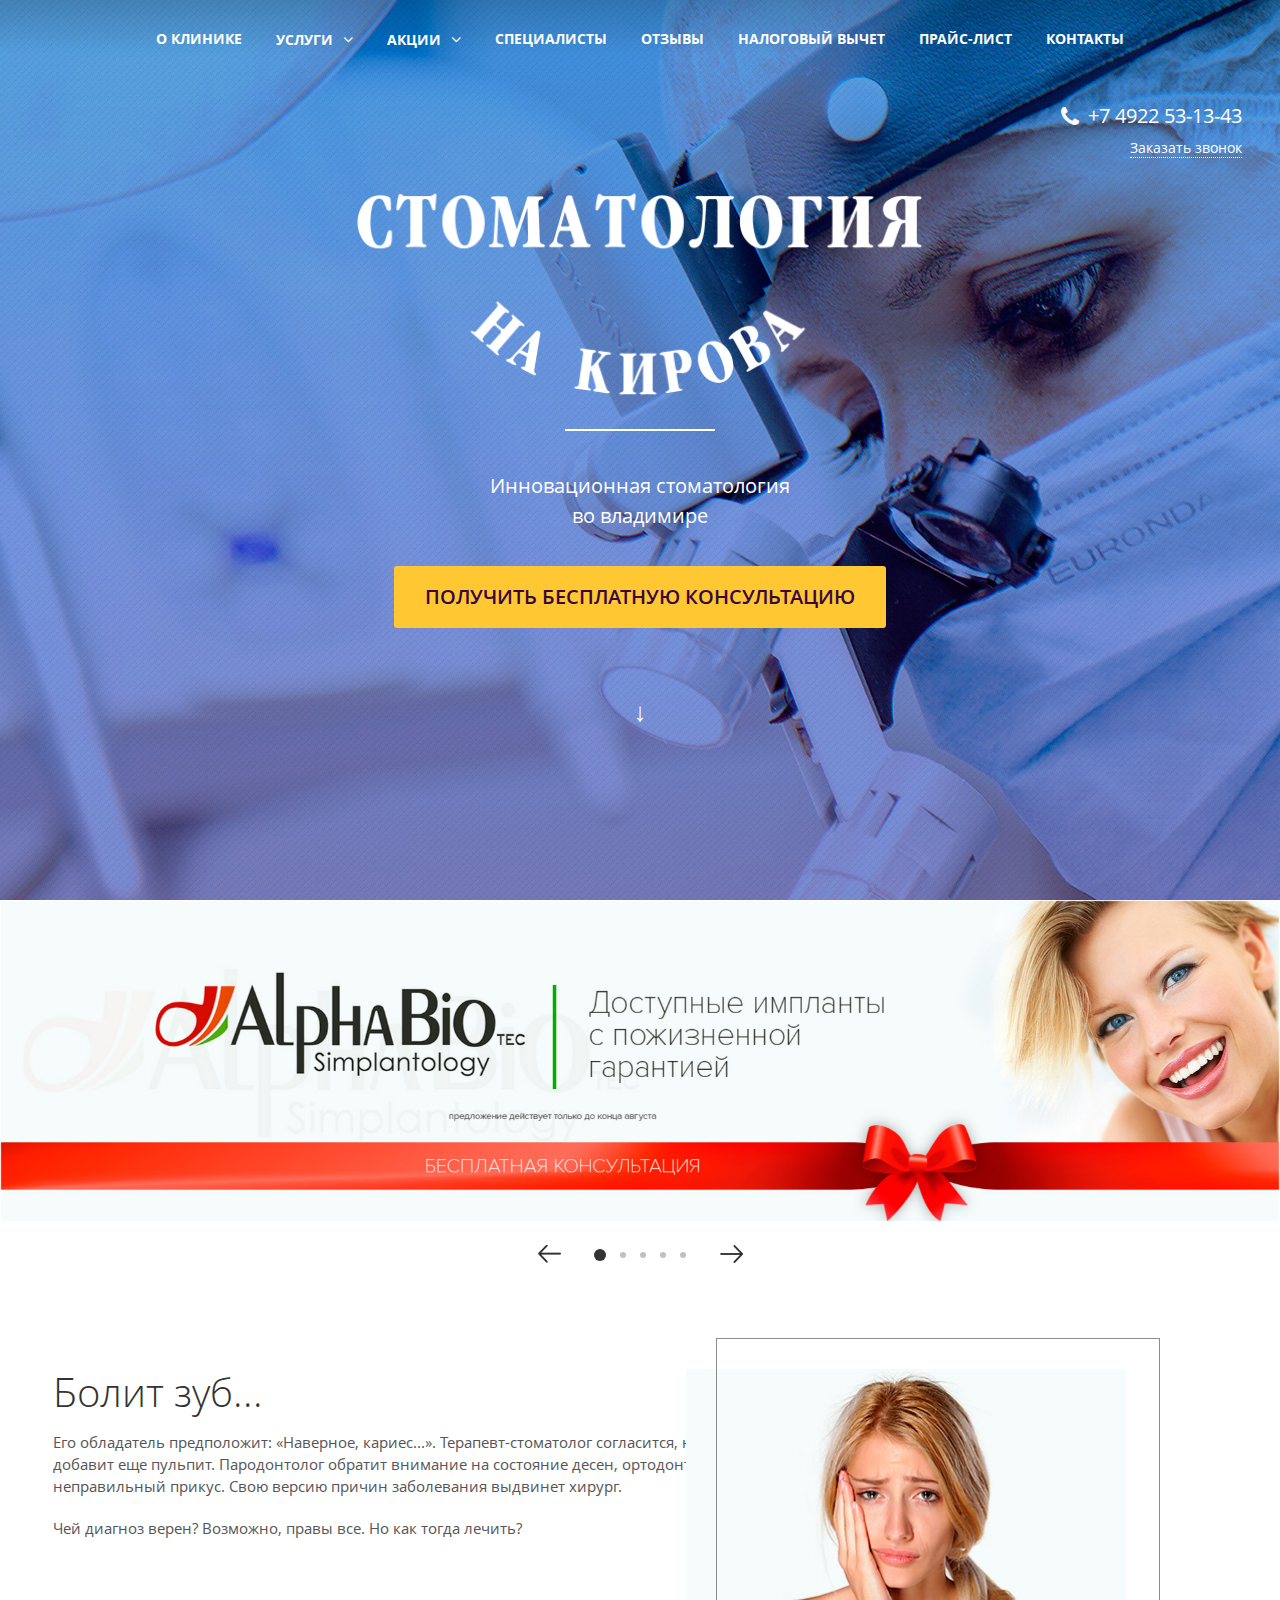
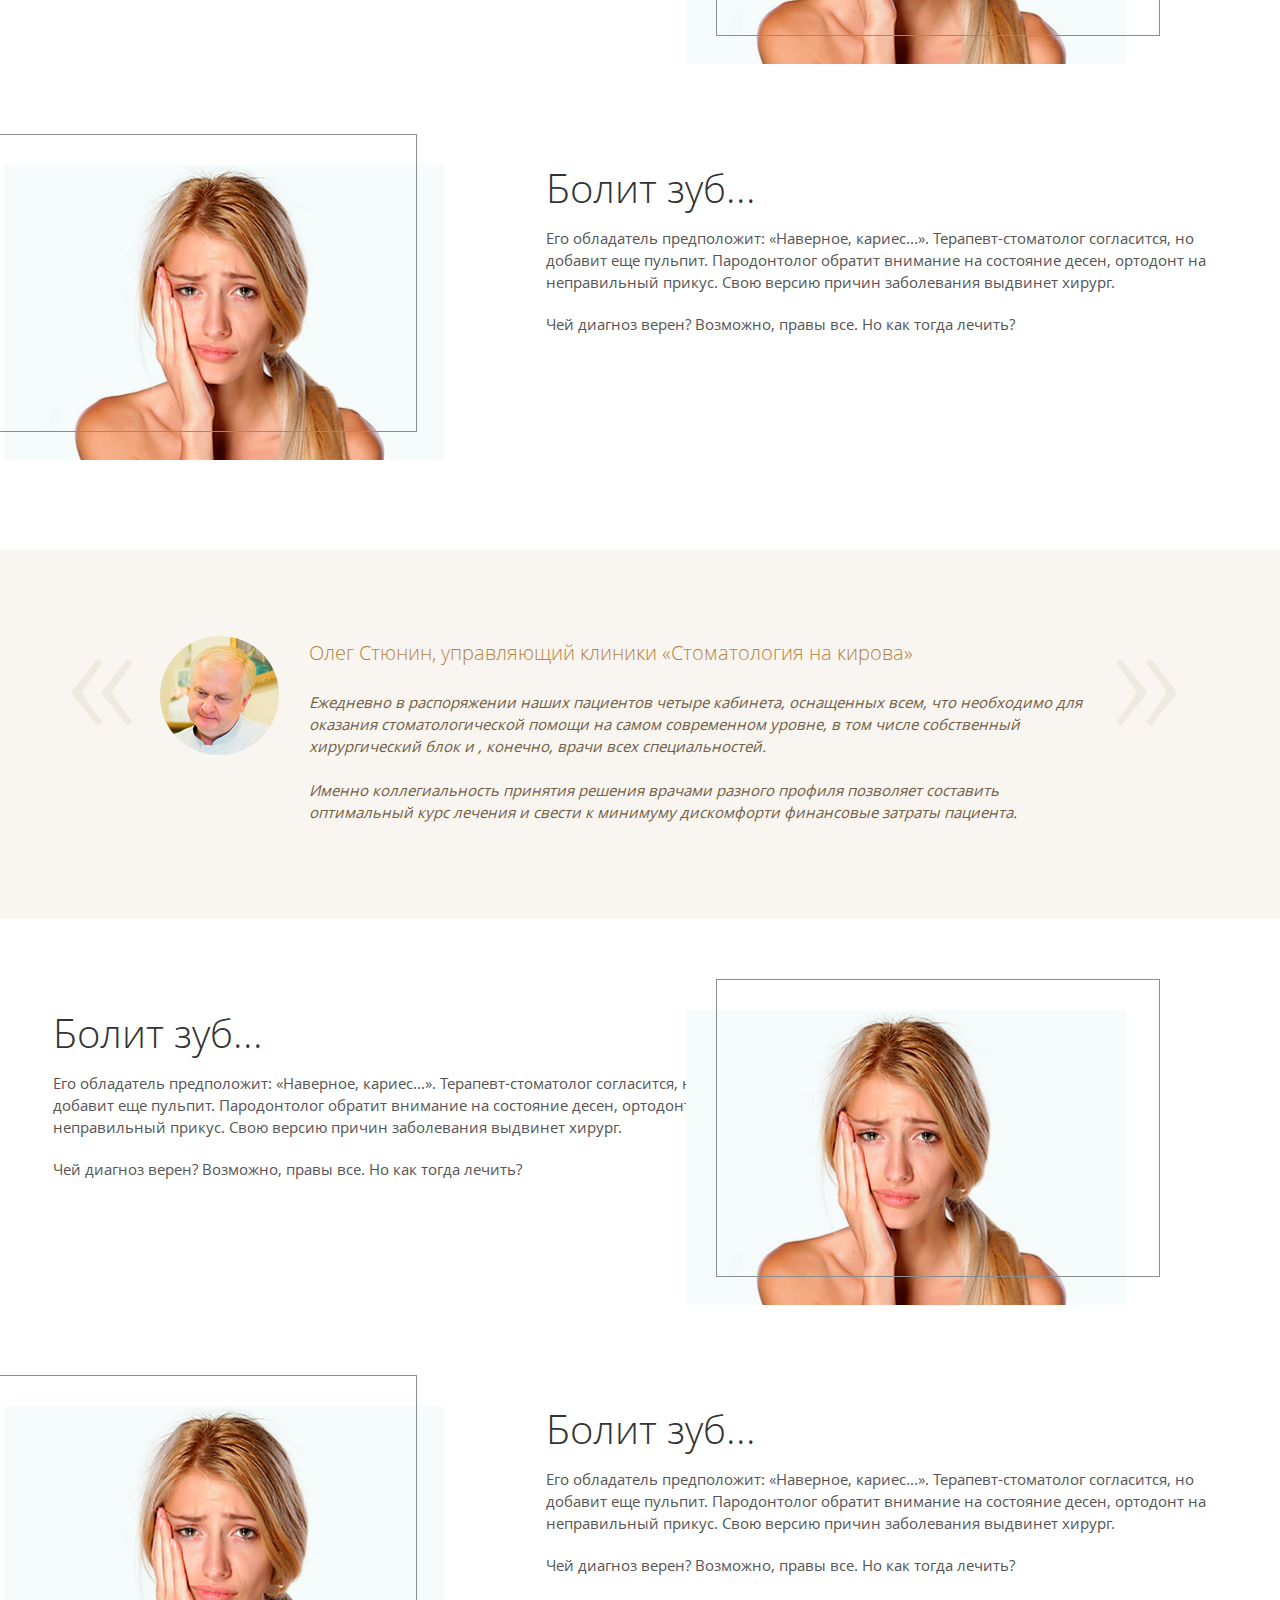
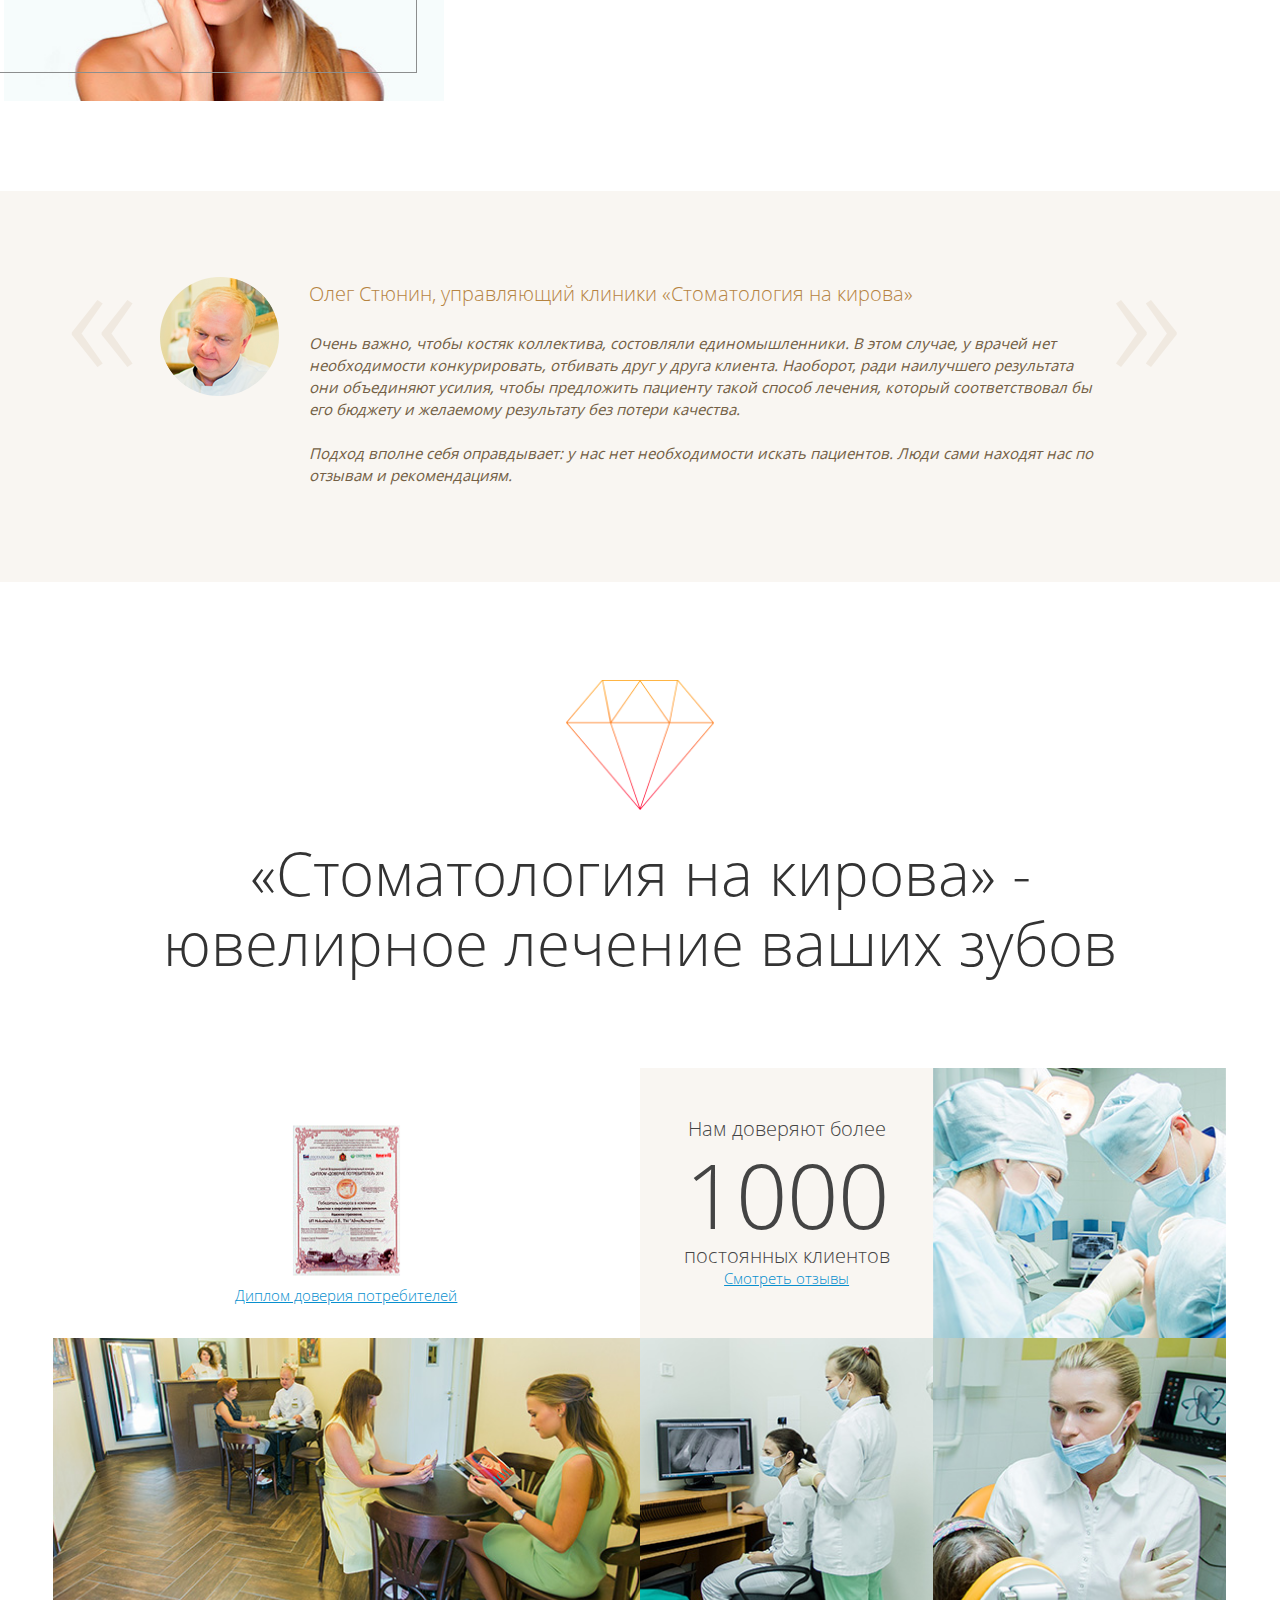
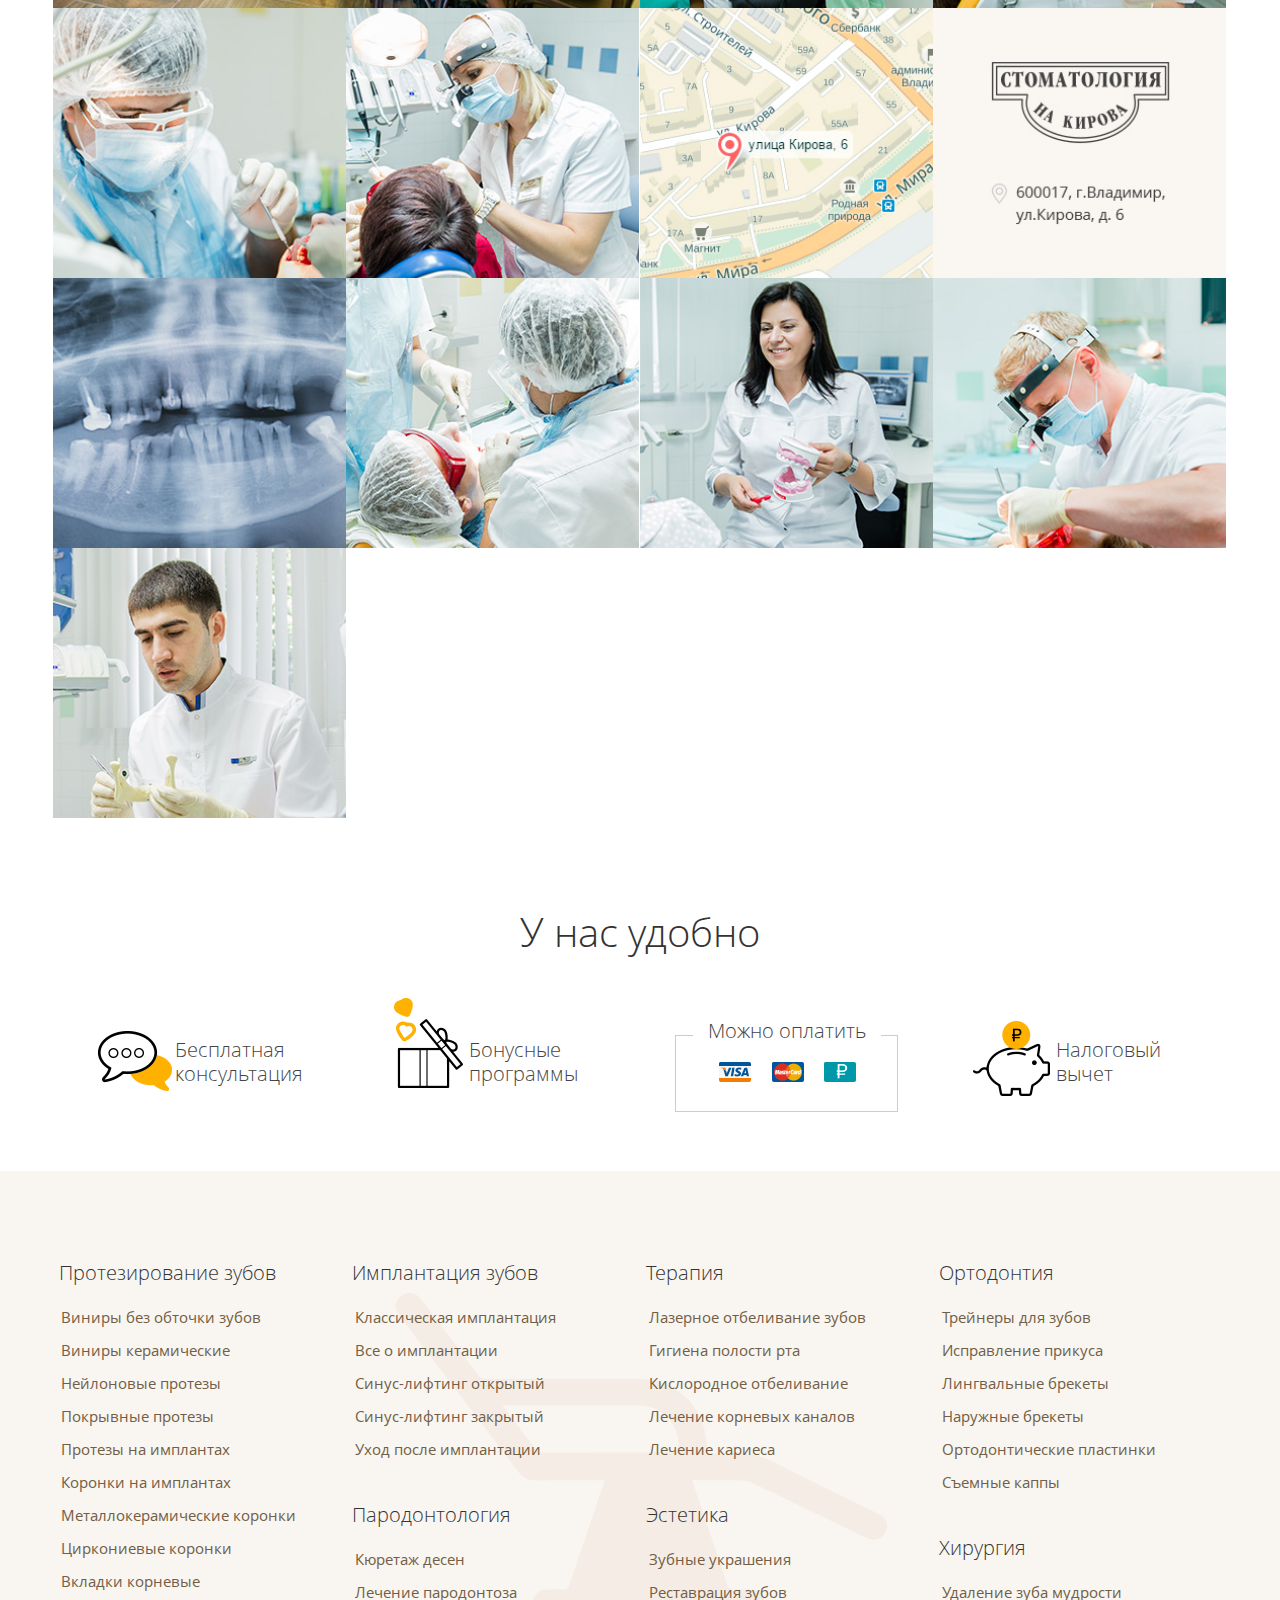
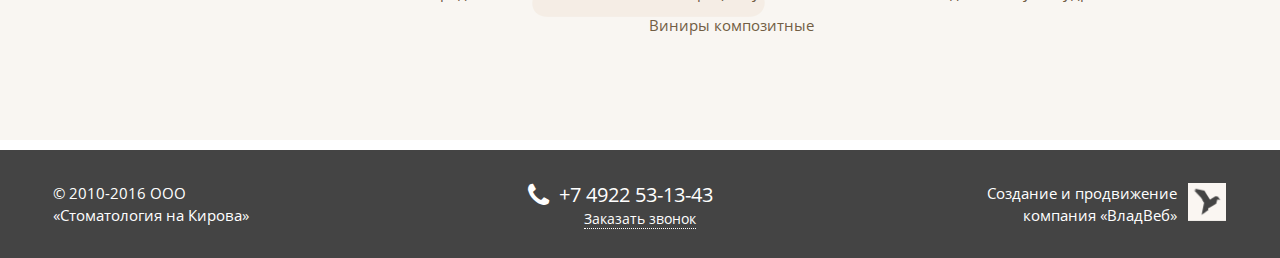
<file: index.html>
<!DOCTYPE html>

<html lang="ru">

<head>

	<meta charset="utf-8">

	<meta http-equiv="X-UA-Compatible" content="IE=edge" >

	<meta name="viewport" content="width=device-width, initial-scale=1.0">

	<meta name="description" content="">

	<link rel="stylesheet" type="text/css" href="vendors/css/animate.css">
	
	<link rel="stylesheet" type="text/css" href="style.css">

	<link rel="stylesheet" type="text/css" href="font-awesome.css">

	<link rel="stylesheet" type="text/css" href="responsive.css">

	<link rel="stylesheet" type="text/css" href="slick/slick.css">

	<link rel="stylesheet" type="text/css" href="owl-carousel/owl.carousel.css">

	<link rel="stylesheet" href="vendors/css/jquery.mCustomScrollbar.css" />

	<script type="text/javascript" src="vendors/js/jquery.js"></script>

	<script type="text/javascript" src="slick/slick.js"></script>

	<script src="vendors/js/jquery.mCustomScrollbar.concat.min.js"></script>

	<script src="vendors/js/isotope-docs.min.js"></script>

	<script type="text/javascript" src="owl-carousel/owl.carousel.js"></script>

	<script type="text/javascript" src="vendors/js/wow.min.js"></script>
	<script>new WOW().init();</script>


	<link rel="icon" type="image/png" href="favicon/favicon.ico" sizes="16x16">

	
	<title>Title</title>
	

</head>

<body>

<div class="wrapper main-page">

	<div class="preload-bg">
		


	</div>


	<div class="callback">

		<div class="callback-bg"></div>
		
		<div class="callback-form">
			
			<form>
				
				<button type="button" class="close-callback">
					
					<span></span>
					<span></span>

				</button>

				<input type="text" placeholder="Ваше имя">

				<input type="text" placeholder="Контактный телефон">

				<input type="button" value="заказать звонок">

			</form>

		</div>

	</div>


	<!-- Header -->

	<header>


		<div class="header">

			<div class="for-borders">

				<div class="header-row header-row-top row offset-ziro">
					
					<div class="col col-1">
						
						<!-- <a class="free-consultation-link" href="#">Бесплатная<br /> консультация</a> -->

						<div class="respmenubtn-box">

							<div class="respmenubtn">

								<span></span>
								<span></span>
								<span></span>

							</div>

							<p>Меню</p>

						</div>

					</div>

					<div class="col col-2">
						
						<a class="logo-link" href="#"><img src="img/logo_top.png" alt="Стоматология на Кирова"></a>

					</div>

					<div class="col col-3 header-contact">
						
						<p>
							
							<a class="tel-link" href="tel:+74922531343"><i class="fa fa-phone" aria-hidden="true"></i>+7 4922 53-13-43</a>

						</p>

						<p>

							<a class="call-back" href="#">Заказать звонок</a>

						</p>

					</div>

				</div>

				<div class="header-row">

					<div class="main-nav-row">

						<div class="main-nav">

							<nav>
							
								<ul>
									
									<li><a href="#">О клинике</a></li>
									<li><a class="with-inner-nav" href="#">Услуги<i class="fa fa-angle-down" aria-hidden="true"></i></a>

										<ul>
											
											<li><a href="#">Услуга 1</a></li>
											<li><a href="#">Услуга 2</a></li>
											<li><a href="#">Услуга 3</a></li>
											<li><a href="#">Услуга 4</a></li>
											<li><a href="#">Услуга 5</a></li>
											<li><a href="#">Услуга 6</a></li>

										</ul>

									</li>
									<li><a class="with-inner-nav" href="#">Акции<i class="fa fa-angle-down" aria-hidden="true"></i></a>

										<ul>
											
											<li><a href="#">Акции 1</a></li>
											<li><a href="#">Акции 2</a></li>
											<li><a href="#">Акции 3</a></li>
											<li><a href="#">Акции 4</a></li>
											<li><a href="#">Акции 5</a></li>
											<li><a href="#">Акции 6</a></li>

										</ul>

									</li>
									<li><a href="#">Специалисты</a></li>
									<li><a href="#">Отзывы</a></li>
									<li><a href="#">Налоговый вычет</a></li>
									<li><a href="#">Прайс-лист</a></li>
									<li><a href="#">Контакты</a></li>

								</ul>

							</nav>

						</div>

					</div>

				</div>

				<div class="header-row header-contact offset-ziro">

					<div class="col-left">

						<div class="respmenubtn-box">

							<div class="respmenubtn">

								<span></span>
								<span></span>
								<span></span>

							</div>

							<p>Меню</p>

						</div>

					</div>

					<div class="col-right">

						<p>
							
							<a class="tel-link" href="tel:+74922531343"><i class="fa fa-phone" aria-hidden="true"></i>+7 4922 53-13-43</a>

						</p>

						<p>

							<a class="call-back" href="#">Заказать звонок</a>

						</p>

					</div>

				</div>

				<div class="row">

			<!-- 		<div class="header-row header-contact">

						<p>
							
							<a class="tel-link" href="tel:+74922531343"><i class="fa fa-phone" aria-hidden="true"></i>+7 4922 53-13-43</a>

						</p>

						<p>

							<a class="call-back" href="#">Заказать звонок</a>

						</p>

					</div> -->

					<div class="center-box">
						
						<div class="logo-box">

							<div class="logo-img-box">
							
								<img src="img/logo.png" alt="">

							</div>

							<h2>Инновационная стоматология<br /> во владимире</h2>

							<button class="popup-btn">Получить бесплатную консультацию</button>

							<div>

								<button class="arrow-down" id="scroll-down">&darr;</button>

							</div>

						</div>
	 
					</div>

				</div>

				<!-- <div class="bottom-arcs"></div> -->

				<div class="resp-nav">

					<div class="close-resp-nav-box">

						<button class="close-resp-nav">&#215;</button>

					</div>

					<nav>
					
						<ul class="resp-nav-list">
							
							<li><a href="#">О клинике</a></li>
							<li><a class="with-inner-nav" href="#">Услуги<i class="fa fa-angle-down" aria-hidden="true"></i></a>

								<div class="inner-nav-hover">

									<ul>
										
										<li><a href="#">Услуга 1</a></li>
										<li><a href="#">Услуга 2</a></li>
										<li><a href="#">Услуга 3</a></li>
										<li><a href="#">Услуга 4</a></li>
										<li><a href="#">Услуга 5</a></li>
										<li><a href="#">Услуга 6</a></li>

									</ul>

								</div>

							</li>
							<li><a class="with-inner-nav" href="#">Акции<i class="fa fa-angle-down" aria-hidden="true"></i></a>

								<div class="inner-nav-hover">

									<ul>
										
										<li><a href="#">Акции 1</a></li>
										<li><a href="#">Акции 2</a></li>
										<li><a href="#">Акции 3</a></li>
										<li><a href="#">Акции 4</a></li>
										<li><a href="#">Акции 5</a></li>
										<li><a href="#">Акции 6</a></li>

									</ul>

								</div>

							</li>
							<li><a href="#">Специалисты</a></li>
							<li><a href="#">Отзывы</a></li>
							<li><a href="#">Налоговый вычет</a></li>
							<li><a href="#">Прайс-лист</a></li>
							<li><a href="#">Контакты</a></li>

						</ul>

					</nav>

				</div>

			</div>

		</div>

								
	</header>

	<!-- /Header -->

		<!-- Content -->
			<div class="content" id="scrollDownCoor">

				<section class="section-slider">

					<div id="promo-slider" class="promo-slider owl-carousel owl-theme">						

						<div>

							<img src="img/slide_img.jpg" alt="">
							
						</div>

						<div>

							<img src="img/slide_img.jpg" alt="">
							
						</div>

						<div>

							<img src="img/slide_img.jpg" alt="">					
							
						</div>

						<div>

							<img src="img/slide_img.jpg" alt="">
							
						</div>

						<div>

							<img src="img/slide_img.jpg" alt="">
							
						</div>

					</div>

					<div class="customNavigation">

						<a class="btn prev"></a>

						<a class="btn next"></a>

					</div>

				</section>

				<section>
					
					<div class="row">

						<div class="article offset-ziro">
						
							<div class="col-content">
								
								<h2>Болит зуб...</h2>

								<p>Его обладатель предположит: «Наверное, кариес...». Терапевт-стоматолог согласится, но добавит еще пульпит. Пародонтолог обратит внимание на состояние десен, ортодонт на неправильный прикус. Свою версию причин заболевания выдвинет хирург.</p>

								<p>Чей диагноз верен? Возможно, правы все. Но как тогда лечить?</p>

							</div>

							<div class="col-photo ">
								
								<div class="article-photo">

									<div class="img-box">
										
										<img src="img/article_photo_1.jpg" alt="">

									</div>

								</div>

							</div>

						</div>

						<div class="article offset-ziro">

							<div class="col-photo">

								<div class="article-photo">

									<div class="img-box">
										
										<img src="img/article_photo_1.jpg" alt="">

									</div>

								</div>

							</div>
						
							<div class="col-content ">
								
								<h2>Болит зуб...</h2>

								<p>Его обладатель предположит: «Наверное, кариес...». Терапевт-стоматолог согласится, но добавит еще пульпит. Пародонтолог обратит внимание на состояние десен, ортодонт на неправильный прикус. Свою версию причин заболевания выдвинет хирург.</p>

								<p>Чей диагноз верен? Возможно, правы все. Но как тогда лечить?</p>

							</div>							

						</div>

					</div>

				</section>

				<section>
					
					<div class="quote-quotes">

						<div class="row">

							<div class="quote-quotes-box offset-ziro">
								
								<div class="quote-testimonial">
									
									<div class="col-left">
										
										<div class="img-box">
											
											<img src="slider2-photos/photo_1.png" alt="Олег Стюнин, управляющий клиники «Стоматология на кирова»">

										</div>

									</div>

									<div class="col-right">
										
										<h2>Олег Стюнин, управляющий клиники «Стоматология на кирова»</h2>

										<p>Ежедневно в распоряжении наших пациентов четыре кабинета, оснащенных всем, что необходимо для оказания стоматологической помощи на самом современном уровне, в том числе собственный хирургический блок и , конечно, врачи всех специальностей.</p>

										<p>Именно коллегиальность принятия решения врачами разного профиля позволяет составить оптимальный курс лечения и свести к минимуму дискомфорти финансовые затраты пациента.</p>

									</div>

								</div>

							</div>

						</div>

					</div>

				</section>

				<section>
					
					<div class="row">

						<div class="article offset-ziro">
						
							<div class="col-content">
								
								<h2>Болит зуб...</h2>

								<p>Его обладатель предположит: «Наверное, кариес...». Терапевт-стоматолог согласится, но добавит еще пульпит. Пародонтолог обратит внимание на состояние десен, ортодонт на неправильный прикус. Свою версию причин заболевания выдвинет хирург.</p>

								<p>Чей диагноз верен? Возможно, правы все. Но как тогда лечить?</p>

							</div>

							<div class="col-photo ">
								
								<div class="article-photo">

									<div class="img-box">
										
										<img src="img/article_photo_1.jpg" alt="">

									</div>

								</div>

							</div>

						</div>

						<div class="article offset-ziro">

							<div class="col-photo">

								<div class="article-photo">

									<div class="img-box">
										
										<img src="img/article_photo_1.jpg" alt="">

									</div>

								</div>

							</div>
						
							<div class="col-content ">
								
								<h2>Болит зуб...</h2>

								<p>Его обладатель предположит: «Наверное, кариес...». Терапевт-стоматолог согласится, но добавит еще пульпит. Пародонтолог обратит внимание на состояние десен, ортодонт на неправильный прикус. Свою версию причин заболевания выдвинет хирург.</p>

								<p>Чей диагноз верен? Возможно, правы все. Но как тогда лечить?</p>

							</div>							

						</div>

					</div>

				</section>

				<section>
					
					<div class="quote-quotes">

						<div class="row">

							<div class="quote-quotes-box offset-ziro">
								
								<div class="quote-testimonial">
									
									<div class="col-left">
										
										<div class="img-box">
											
											<img src="slider2-photos/photo_1.png" alt="Олег Стюнин, управляющий клиники «Стоматология на кирова»">

										</div>

									</div>

									<div class="col-right">
										
										<h2>Олег Стюнин, управляющий клиники «Стоматология на кирова»</h2>

										<p>Очень важно, чтобы костяк коллектива, состовляли единомышленники. В этом случае, у врачей нет необходимости конкурировать, отбивать друг у друга клиента. Наоборот, ради наилучшего результата они объединяют усилия, чтобы предложить пациенту такой способ лечения, который соответствовал бы его бюджету и желаемому результату без потери качества.</p>

										<p>Подход вполне себя оправдывает: у нас нет необходимости искать пациентов. Люди сами находят нас по отзывам и рекомендациям.</p>

									</div>

								</div>

							</div>

						</div>

					</div>

				</section>


				<section>
					
					<div class="mosaic-section row clearfix">
						
						<p class="mosaic-logo"><img src="img/mosaik_logo.png" alt=""></p>

						<h2>«Стоматология на кирова» -<br /> ювелирное лечение ваших зубов</h2>


						<div class="clearfix grid">

							<div class="grid-item grid-item_1 grid-item_width_2">

								<div class="mosaic-inner-content">

									<img src="mosaic/1.jpg" alt="">

									<a href="#" class="mosaic-link">Диплом доверия потребителей</a>

								</div>

							</div>

							<div class="grid-item grid-item_2">

								<div class="mosaic-inner-content">

									<p class="p1">Нам доверяют более</p>

									<p class="p2">1000</p>

									<p class="p3">постоянных клиентов</p>

									<a href="#" class="mosaic-link">Смотреть отзывы</a>

								</div>

							</div>

							<div class="grid-item">

								<div class="mosaic-inner-content">

									<img src="mosaic/3.jpg" alt="">

								</div>

							</div>

							<div class="grid-item grid-item_width_2">

								<div class="mosaic-inner-content">

									<img src="mosaic/4.jpg" alt="">

								</div>

							</div>

							<div class="grid-item">

								<div class="mosaic-inner-content">

									<img src="mosaic/5.jpg" alt="">

								</div>

							</div>

							<div class="grid-item">

								<div class="mosaic-inner-content">

									<img src="mosaic/6.jpg" alt="">

								</div>

							</div>

							<div class="grid-item">

								<div class="mosaic-inner-content">

									<img src="mosaic/7.jpg" alt="">

								</div>

							</div>

							<div class="grid-item">

								<div class="mosaic-inner-content">

									<img src="mosaic/8.jpg" alt="">

								</div>

							</div>

							<div class="grid-item">

								<div class="mosaic-inner-content">

									<img src="mosaic/9.jpg" alt="">

								</div>

							</div>

							<div class="grid-item">

								<div class="mosaic-inner-content">

									<img src="mosaic/15.jpg" alt="">

								</div>

							</div>

							<div class="grid-item">

								<div class="mosaic-inner-content">

									<img src="mosaic/10.jpg" alt="">

								</div>

							</div>

							<div class="grid-item">

								<div class="mosaic-inner-content">

									<img src="mosaic/11.jpg" alt="">

								</div>

							</div>

							<div class="grid-item">

								<div class="mosaic-inner-content">

									<img src="mosaic/12.jpg" alt="">

								</div>

							</div>

							<div class="grid-item">

								<div class="mosaic-inner-content">

									<img src="mosaic/13.jpg" alt="">

								</div>

							</div>

							<div class="grid-item">

								<div class="mosaic-inner-content">

									<img src="mosaic/14.jpg" alt="">

								</div>

							</div>

						</div>


					</div>

				</section>

				<section>
					
					<div class="row">
						
						<h2>У нас удобно</h2>

						<div class="comfortable-section four-cols offset-ziro">
							
							<div class="col col-1">
								
								<div class="icon-box">
									
									<i class="freee-icon"></i>

								</div>

								<div class="col-content">
									
									<h3>Бесплатная<br /> консультация</h3>

								</div>

							</div>

							<div class="col col-2">
								
								<div class="icon-box">
									
									<i class="bonuse-icon"></i>

								</div>

								<div class="col-content">
									
									<h3>Бонусные<br /> программы</h3>

								</div>

							</div>

							<div class="col col-3">

								<div class="inner-box">
								
									<h3>Можно оплатить</h3>

									<ul class="payments-list">
										
										<li><i class="payment-icon visa"></i></li>
										<li><i class="payment-icon mastercard"></i></li>
										<li><i class="payment-icon rub"></i></li>

									</ul>

								</div>

							</div>

							<div class="col col-4">
								
								<div class="icon-box">

									<i class="tax-icon"></i>

								</div>

								<div class="col-content">

									<h3>Налоговый<br /> вычет</h3>

								</div>

							</div>

						</div>

					</div>

				</section>

				<section>
					
					<div class="seo-text-section">
						
						<div class="row four-cols offset-ziro">
							
							<div class="col">
								
								<div class="links-box">

									<h3>Протезирование зубов</h3>

									<ul>
										
										<li><a href="#">Виниры без обточки зубов</a></li>
										<li><a href="#">Виниры керамические</a></li>
										<li><a href="#">Нейлоновые протезы</a></li>
										<li><a href="#">Покрывные протезы</a></li>
										<li><a href="#">Протезы на имплантах</a></li>
										<li><a href="#">Коронки на имплантах</a></li>
										<li><a href="#">Металлокерамические коронки</a></li>
										<li><a href="#">Циркониевые коронки</a></li>
										<li><a href="#">Вкладки корневые</a></li>

									</ul>

								</div>

							</div>

							<div class="col">
								
								<div class="links-box">

									<h3>Имплантация зубов</h3>

									<ul>
										
										<li><a href="#">Классическая имплантация</a></li>
										<li><a href="#">Все о имплантации</a></li>
										<li><a href="#">Синус-лифтинг открытый</a></li>
										<li><a href="#">Синус-лифтинг закрытый</a></li>
										<li><a href="#">Уход после имплантации</a></li>

									</ul>

								</div>

								<div class="links-box">

									<h3>Пародонтология</h3>

									<ul>
										
										<li><a href="#">Кюретаж десен</a></li>
										<li><a href="#">Лечение пародонтоза</a></li>

									</ul>

								</div>

							</div>

							<div class="col">
								
								<div class="links-box">

									<h3>Терапия</h3>

									<ul>

										<li><a href="#">Лазерное отбеливание зубов</a></li>
										<li><a href="#">Гигиена полости рта</a></li>
										<li><a href="#">Кислородное отбеливание</a></li>
										<li><a href="#">Лечение корневых каналов</a></li>
										<li><a href="#">Лечение кариеса</a></li>

									</ul>

								</div>

								<div class="links-box">

									<h3>Эстетика</h3>

									<ul>

										<li><a href="#">Зубные украшения</a></li>
										<li><a href="#">Реставрация зубов</a></li>
										<li><a href="#">Виниры композитные</a></li>

									</ul>

								</div>

							</div>

							<div class="col">
								
								<div class="links-box">

									<h3>Ортодонтия</h3>

									<ul>

										<li><a href="#">Трейнеры для зубов</a></li>
										<li><a href="#">Исправление прикуса</a></li>
										<li><a href="#">Лингвальные брекеты</a></li>
										<li><a href="#">Наружные брекеты</a></li>
										<li><a href="#">Ортодонтические пластинки</a></li>
										<li><a href="#">Съемные каппы</a></li>

									</ul>

								</div>

								<div class="links-box">

									<h3>Хирургия</h3>

									<ul>

										<li><a href="#">Удаление зуба мудрости</a></li>

									</ul>

								</div>


							</div>

						</div>

					</div>

				</section>

			</div>
		<!-- /Content -->

		<!-- Footer -->

		<footer>
			
			<div class="footer">
				
				<div class="row three-cols offset-ziro">
					
					<div class="col col-1">
						
						<p>© 2010-2016 ООО<br /> «Стоматология на Кирова»</p>

					</div>

					<div class="col col-2">
						
						<div>

							<a class="tel-link" href="tel:+74922531343"><i class="fa fa-phone" aria-hidden="true"></i>+7 4922 53-13-43</a>

						</div>

						<div>

							<a class="call-back" href="#">Заказать звонок</a>

						</div>

					</div>

					<div class="col col-3 clearfix">

						<a class="web-studio" href="#">

							<img src="img/vlad_web.png" alt="">

							<h2>Создание и продвижение<br /> компания «ВладВеб»</h2>							

						</a>

					</div>

				</div>

			</div>			

		</footer>

		<!-- /Footer -->

		<script src="js/scripts.js"></script>

		<script>
			
			$(document).ready(function() {

				var owl = $("#promo-slider");

				owl.owlCarousel({
					navigation : false,
					slideSpeed : 500,
					paginationSpeed : 400,
					singleItem: true,
				    lazyEffect : "fade"
				});

				$(".btn.next").click(function(){

					owl.trigger('owl.next');

				});

				$(".btn.prev").click(function(){

					owl.trigger('owl.prev');

				});

				$(".slider-service").slick({
					slidesToShow: 1,
					slidesToScroll: 1,
					dots: true,
					fade: true
				});

				$(".slider-service-768").slick({
					slidesToShow: 1,
					slidesToScroll: 1,
					dots: true,
					fade: true
				});


				$(".testimonials-slider").slick({
					slidesToShow: 1,
					slidesToScroll: 1,
					dots: true,
					fade: true
				});		 
			

		    	$('.grid').isotope({
				  itemSelector: '.grid-item',
				  layoutMode: 'fitRows'
				});

			});

			(function($){

				$(window).on("load",function(){

				    $(".resp-nav-list").mCustomScrollbar();

				    $(".withscroll").mCustomScrollbar();

				});

    		})(jQuery);


		</script>
	
	</div>

</body>
</html>
</file>
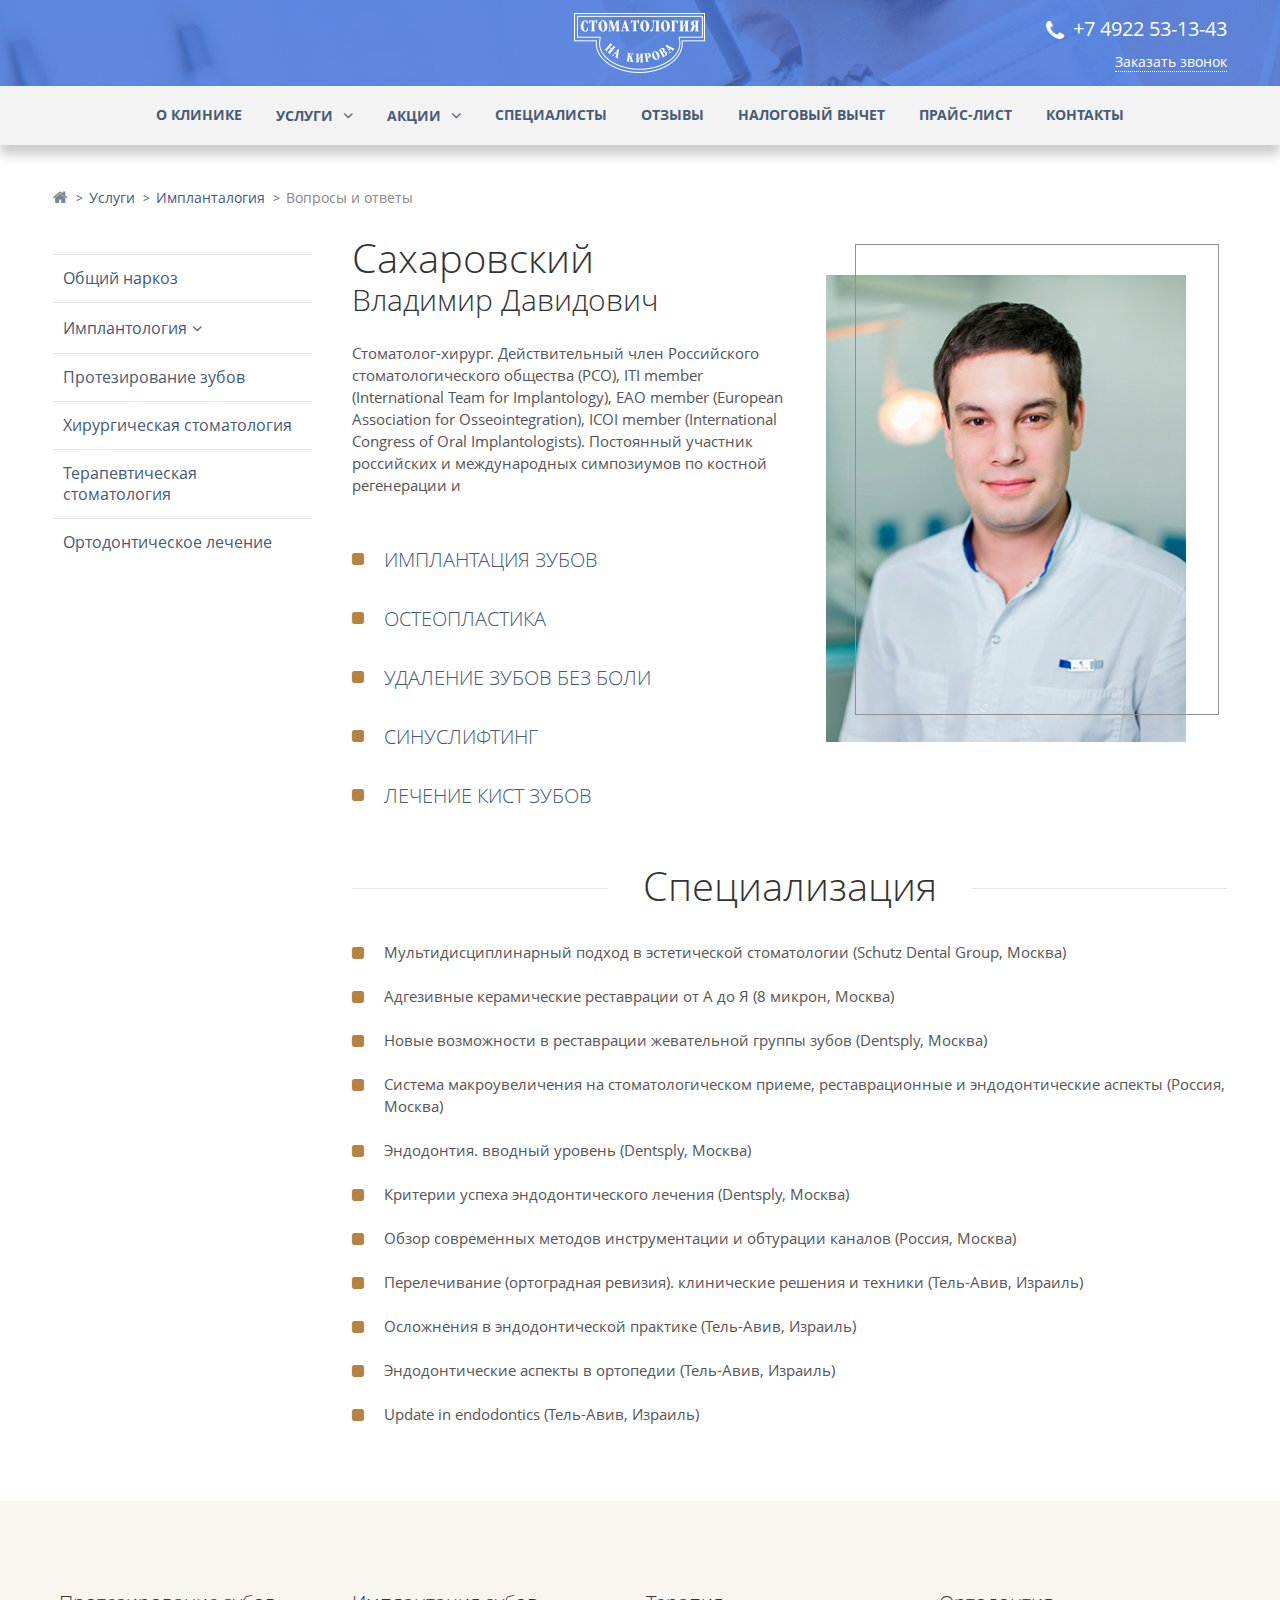
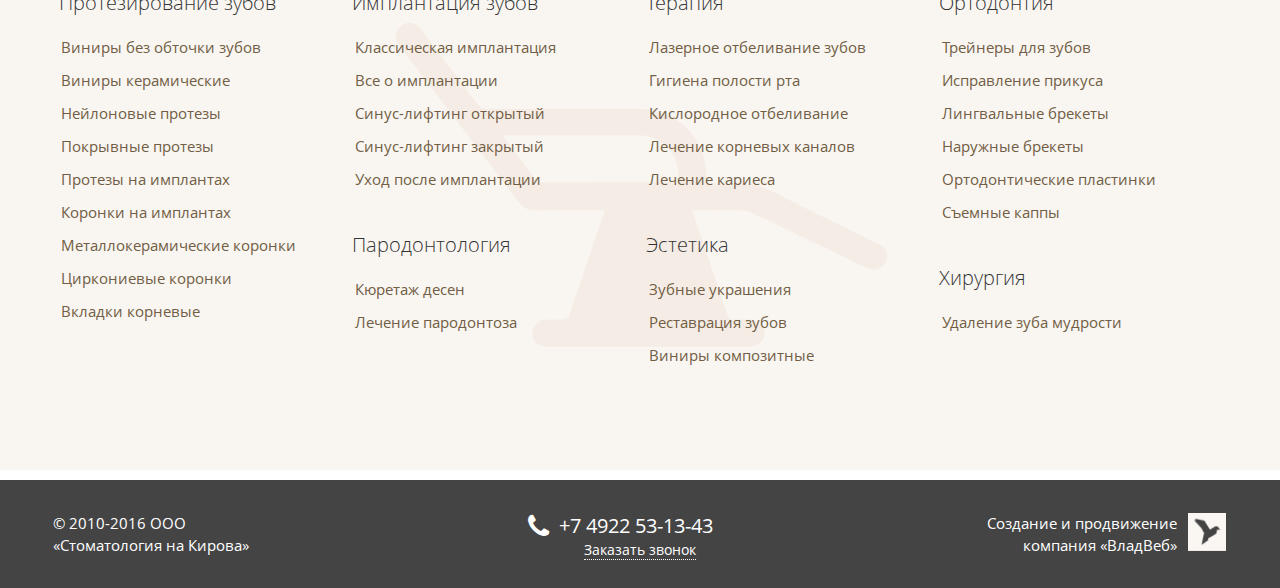
<file: doctor_profile.html>
<!DOCTYPE html>

<html lang="ru">

<head>

	<meta charset="utf-8">

	<meta http-equiv="X-UA-Compatible" content="IE=edge" >

	<meta name="viewport" content="width=device-width, initial-scale=1.0">

	<meta name="description" content="">

	<link rel="stylesheet" type="text/css" href="vendors/css/animate.css">
	
	<link rel="stylesheet" type="text/css" href="style.css">

	<link rel="stylesheet" type="text/css" href="font-awesome.css">

	<link rel="stylesheet" type="text/css" href="responsive.css">

	<link rel="stylesheet" type="text/css" href="slick/slick.css">

	<link rel="stylesheet" type="text/css" href="owl-carousel/owl.carousel.css">

	<link rel="stylesheet" href="vendors/css/jquery.mCustomScrollbar.css">

	<!-- <link rel="stylesheet" type="text/css" href="owl-carousel/owl.theme.css"> -->


	<script type="text/javascript" src="vendors/js/jquery.js"></script>

	<script type="text/javascript" src="slick/slick.js"></script>

	<script src="vendors/js/jquery.mCustomScrollbar.concat.min.js"></script>

	<script src="vendors/js/isotope-docs.min.js"></script>

	<script type="text/javascript" src="owl-carousel/owl.carousel.js"></script>


	<script type="text/javascript" src="vendors/js/wow.min.js"></script>
	<script>new WOW().init();</script>


	<link rel="icon" type="image/png" href="favicon/favicon.ico" sizes="16x16">

	
	<title>Title</title>
	

</head>

<body>

<div class="wrapper">

	<div class="callback">

		<div class="callback-bg"></div>
		
		<div class="callback-form">
			
			<form>
				
				<button type="button" class="close-callback">
					
					<span></span>
					<span></span>

				</button>

				<input type="text" placeholder="Ваше имя">

				<input type="text" placeholder="Контактный телефон">

				<input type="button" value="заказать звонок">

			</form>

		</div>

	</div>


	<!-- Header -->

	<header>


		<div class="header">

			<div class="for-borders">

				<div class="header-row header-row-top row offset-ziro">
					
					<div class="col col-1">
						
						<!-- <a class="free-consultation-link" href="#">Бесплатная<br /> консультация</a> -->

						<div class="respmenubtn-box">

							<div class="respmenubtn">

								<span></span>
								<span></span>
								<span></span>

							</div>

							<p>Меню</p>

						</div>

					</div>

					<div class="col col-2">
						
						<a class="logo-link" href="#"><img src="img/logo_top.png" alt="Стоматология на Кирова"></a>

					</div>

					<div class="col col-3 header-contact">
						
						<p>
							
							<a class="tel-link" href="tel:+74922531343"><i class="fa fa-phone" aria-hidden="true"></i>+7 4922 53-13-43</a>

						</p>

						<p>

							<a class="call-back" href="#">Заказать звонок</a>

						</p>

					</div>

				</div>

				<div class="header-row">

					<div class="main-nav-row">

						<div class="main-nav">

							<nav>
							
								<ul>
									
									<li><a href="#">О клинике</a></li>
									<li><a class="with-inner-nav" href="#">Услуги<i class="fa fa-angle-down" aria-hidden="true"></i></a>

										<ul class="active">
											
											<li><a href="#">Услуга 1</a></li>
											<li><a href="#">Услуга 2</a></li>
											<li><a href="#">Услуга 3</a></li>
											<li><a href="#">Услуга 4</a></li>
											<li><a href="#">Услуга 5</a></li>
											<li><a href="#">Услуга 6</a></li>

										</ul>

									</li>
									<li><a class="with-inner-nav" href="#">Акции<i class="fa fa-angle-down" aria-hidden="true"></i></a>

										<ul class="active">
											
											<li><a href="#">Акции 1</a></li>
											<li><a href="#">Акции 2</a></li>
											<li><a href="#">Акции 3</a></li>
											<li><a href="#">Акции 4</a></li>
											<li><a href="#">Акции 5</a></li>
											<li><a href="#">Акции 6</a></li>

										</ul>

									</li>
									<li><a href="#">Специалисты</a></li>
									<li><a href="#">Отзывы</a></li>
									<li><a href="#">Налоговый вычет</a></li>
									<li><a href="#">Прайс-лист</a></li>
									<li><a href="#">Контакты</a></li>

								</ul>

							</nav>

						</div>

					</div>

				</div>

				<div class="resp-nav">

					<div class="close-resp-nav-box">

						<button class="close-resp-nav">&#215;</button>

					</div>

					<nav>
					
						<ul class="resp-nav-list">
							
							<li><a href="#">О клинике</a></li>
							<li><a class="with-inner-nav" href="#">Услуги<i class="fa fa-angle-down" aria-hidden="true"></i></a>

								<div class="inner-nav-hover">

									<ul>
										
										<li><a href="#">Услуга 1</a></li>
										<li><a href="#">Услуга 2</a></li>
										<li><a href="#">Услуга 3</a></li>
										<li><a href="#">Услуга 4</a></li>
										<li><a href="#">Услуга 5</a></li>
										<li><a href="#">Услуга 6</a></li>

									</ul>

								</div>

							</li>
							<li><a class="with-inner-nav" href="#">Акции<i class="fa fa-angle-down" aria-hidden="true"></i></a>

								<div class="inner-nav-hover">

									<ul>
										
										<li><a href="#">Акции 1</a></li>
										<li><a href="#">Акции 2</a></li>
										<li><a href="#">Акции 3</a></li>
										<li><a href="#">Акции 4</a></li>
										<li><a href="#">Акции 5</a></li>
										<li><a href="#">Акции 6</a></li>

									</ul>

								</div>

							</li>
							<li><a href="#">Специалисты</a></li>
							<li><a href="#">Отзывы</a></li>
							<li><a href="#">Налоговый вычет</a></li>
							<li><a href="#">Прайс-лист</a></li>
							<li><a href="#">Контакты</a></li>

						</ul>

					</nav>

				</div>


			</div>

		</div>

								
	</header>

	<!-- /Header -->

		<!-- Content -->
			<div class="content" id="scrollDownCoor">

				<section>
					
					<div class="breadcrumbs row">
						
						<ul class="breadcrumbs-list">
							
							<li><a href="#"><i class="fa fa-home" aria-hidden="true"></i></a></li>
							<li><a href="#">Услуги</a></li>
							<li><a href="#">Импланталогия</a></li>
							<li><a href="#">Вопросы и ответы</a></li>

						</ul>

					</div>

				</section>

				<section class="right-left-content row clearfix">
					
					<button class="show-sidebar"><i class="fa fa-chevron-right" aria-hidden="true"></i></button>
					
					<div class="sidebar left">

						<div class="sidebar-resp-box">

							<div class="col col-1">
							
								<a class="back-link" href="#"><i class="fa fa-chevron-left" aria-hidden="true"></i></a>

							</div>

								<div class="col col-2">

									<h2>Терапевтическая стоматология</h2>

								</div>

							<div class="col col-3">

								<button class="close-sidebar-btn">

									<span></span>
									<span></span>

								</button>

							</div>

						</div>
						
						<div class="left-nav-inner-wrapp">
						
							<ul class="sidebar-left-nav withscroll">

								<li><a href="#">Общий наркоз</a></li>
								<li><a class="with-inner-nav" href="#">Имплантология<i class="fa fa-angle-down" aria-hidden="true"></i></a>

									<div class="inner-nav-hover">

										<ul>
											
											<li><a href="#">Отзывы</a></li>
											<li><a href="#">Цены</a></li>
											<li><a href="#">Вопросы и ответы</a></li>
											<li><a href="#">Имплантация зубов</a></li>
											<li><a href="#">Цены на имплантацию</a></li>
											<li><a href="#">Одномоментная имплантация</a></li>
											<li><a href="#">Виды зубных имплантатов</a></li>
											<li><a href="#">Синус-лифтинг</a></li>

										</ul>

									</div>

								</li>
								<li><a href="#">Протезирование зубов</a></li>
								<li><a href="#">Хирургическая стоматология</a></li>
								<li><a href="#">Терапевтическая стоматология</a></li>
								<li><a href="#">Ортодонтическое лечение</a></li>

							</ul>

						</div>

					</div>

					<div class="main-content right">

						<div class="doctor-profile-text clearfix">
							
							<div class="left">

								<h2>Сахаровский<br /> <span>Владимир Давидович</span></h2>

								<div class="doctor-photo-box for-480">
									
									<img src="img/doctor_photo.jpg" alt="Сахаровский Владимир Давидович">

								</div>

								<p>Стоматолог-хирург. Действительный член Российского стоматологического общества (РСО),  ITI member (International Team for Implantology), EAO member (European Association for Osseointegration), ICOI member (International Congress of Oral Implantologists). Постоянный участник российских и международных симпозиумов по костной регенерации и</p>

								<ul class="doctor-profile-list">
									
									<li>Имплантация зубов</li>
									<li>Остеопластика</li>
									<li>Удаление зубов без боли</li>
									<li>Синуслифтинг</li>
									<li>Лечение кист зубов</li>

								</ul>

							</div>

							<div class="right">

								<div class="doctor-photo-box">
									
									<img src="img/doctor_photo.jpg" alt="Сахаровский Владимир Давидович">

								</div>

							</div>

						</div>

						<div class="h2-box">							

							<h2>Специализация</h2>

						</div>

						<ul>

							<li>Мультидисциплинарный подход в эстетической стоматологии (Schutz Dental Group, Москва)</li>
							<li>Адгезивные керамические реставрации от А до Я (8 микрон, Москва)</li>
							<li>Новые возможности в реставрации жевательной группы зубов (Dentsply, Москва)</li>
							<li>Система макроувеличения на стоматологическом приеме, реставрационные и эндодонтические аспекты (Россия, Москва)</li>
							<li>Эндодонтия. вводный уровень (Dentsply, Москва)</li>
							<li>Критерии успеха эндодонтического лечения (Dentsply, Москва)</li>
							<li>Обзор современных методов инструментации и обтурации каналов (Россия, Москва)</li>
							<li>Перелечивание (ортоградная ревизия). клинические решения и техники (Тель-Авив, Израиль)</li>
							<li>Осложнения в эндодонтической практике (Тель-Авив, Израиль)</li>
							<li>Эндодонтические аспекты в ортопедии (Тель-Авив, Израиль)</li>
							<li>Update in endodontics (Тель-Авив, Израиль)</li>

						</ul>

					</div>

				</section>

				<section>
					
					<div class="seo-text-section">
						
						<div class="row four-cols offset-ziro">
							
							<div class="col">
								
								<div class="links-box">

									<h3>Протезирование зубов</h3>

									<ul>
										
										<li><a href="#">Виниры без обточки зубов</a></li>
										<li><a href="#">Виниры керамические</a></li>
										<li><a href="#">Нейлоновые протезы</a></li>
										<li><a href="#">Покрывные протезы</a></li>
										<li><a href="#">Протезы на имплантах</a></li>
										<li><a href="#">Коронки на имплантах</a></li>
										<li><a href="#">Металлокерамические коронки</a></li>
										<li><a href="#">Циркониевые коронки</a></li>
										<li><a href="#">Вкладки корневые</a></li>

									</ul>

								</div>

							</div>

							<div class="col">
								
								<div class="links-box">

									<h3>Имплантация зубов</h3>

									<ul>
										
										<li><a href="#">Классическая имплантация</a></li>
										<li><a href="#">Все о имплантации</a></li>
										<li><a href="#">Синус-лифтинг открытый</a></li>
										<li><a href="#">Синус-лифтинг закрытый</a></li>
										<li><a href="#">Уход после имплантации</a></li>

									</ul>

								</div>

								<div class="links-box">

									<h3>Пародонтология</h3>

									<ul>
										
										<li><a href="#">Кюретаж десен</a></li>
										<li><a href="#">Лечение пародонтоза</a></li>

									</ul>

								</div>

							</div>

							<div class="col">
								
								<div class="links-box">

									<h3>Терапия</h3>

									<ul>

										<li><a href="#">Лазерное отбеливание зубов</a></li>
										<li><a href="#">Гигиена полости рта</a></li>
										<li><a href="#">Кислородное отбеливание</a></li>
										<li><a href="#">Лечение корневых каналов</a></li>
										<li><a href="#">Лечение кариеса</a></li>

									</ul>

								</div>

								<div class="links-box">

									<h3>Эстетика</h3>

									<ul>

										<li><a href="#">Зубные украшения</a></li>
										<li><a href="#">Реставрация зубов</a></li>
										<li><a href="#">Виниры композитные</a></li>

									</ul>

								</div>

							</div>

							<div class="col">
								
								<div class="links-box">

									<h3>Ортодонтия</h3>

									<ul>

										<li><a href="#">Трейнеры для зубов</a></li>
										<li><a href="#">Исправление прикуса</a></li>
										<li><a href="#">Лингвальные брекеты</a></li>
										<li><a href="#">Наружные брекеты</a></li>
										<li><a href="#">Ортодонтические пластинки</a></li>
										<li><a href="#">Съемные каппы</a></li>

									</ul>

								</div>

								<div class="links-box">

									<h3>Хирургия</h3>

									<ul>

										<li><a href="#">Удаление зуба мудрости</a></li>

									</ul>

								</div>


							</div>

						</div>

					</div>

				</section>

			</div>
		<!-- /Content -->

		<!-- Footer -->

		<footer>
			
			<div class="footer">
				
				<div class="row three-cols offset-ziro">
					
					<div class="col col-1">
						
						<p>© 2010-2016 ООО<br /> «Стоматология на Кирова»</p>

					</div>

					<div class="col col-2">
						
						<div>

							<a class="tel-link" href="tel:+74922531343"><i class="fa fa-phone" aria-hidden="true"></i>+7 4922 53-13-43</a>

						</div>

						<div>

							<a class="call-back" href="#">Заказать звонок</a>

						</div>

					</div>

					<div class="col col-3 clearfix">

						<a class="web-studio" href="#">

							<img src="img/vlad_web.png" alt="">

							<h2>Создание и продвижение<br /> компания «ВладВеб»</h2>							

						</a>

					</div>

				</div>

			</div>			

		</footer>

		<!-- /Footer -->

		<script src="js/scripts.js"></script>

		<script>
			
			$(document).ready(function() {

				var owl = $("#promo-slider");

				owl.owlCarousel({
					navigation : false,
					slideSpeed : 500,
					paginationSpeed : 400,
					singleItem: true,
				    lazyEffect : "fade"
				});

				$(".btn.next").click(function(){

					owl.trigger('owl.next');

				});

				$(".btn.prev").click(function(){

					owl.trigger('owl.prev');

				});

				$(".slider-service").slick({
					slidesToShow: 1,
					slidesToScroll: 1,
					dots: true,
					fade: true
				});

				$(".slider-service-768").slick({
					slidesToShow: 1,
					slidesToScroll: 1,
					dots: true,
					fade: true
				});


				$(".testimonials-slider").slick({
					slidesToShow: 1,
					slidesToScroll: 1,
					dots: true,
					fade: true
				});
		

		    	$('.grid').isotope({
				  itemSelector: '.grid-item',
				  layoutMode: 'fitRows'
				});

			});

			(function($){

				$(window).on("load",function(){

				    $(".resp-nav-list").mCustomScrollbar();

				    $(".withscroll").mCustomScrollbar();

				});

    		})(jQuery);



		</script>
	
	</div>

</body>
</html>
</file>
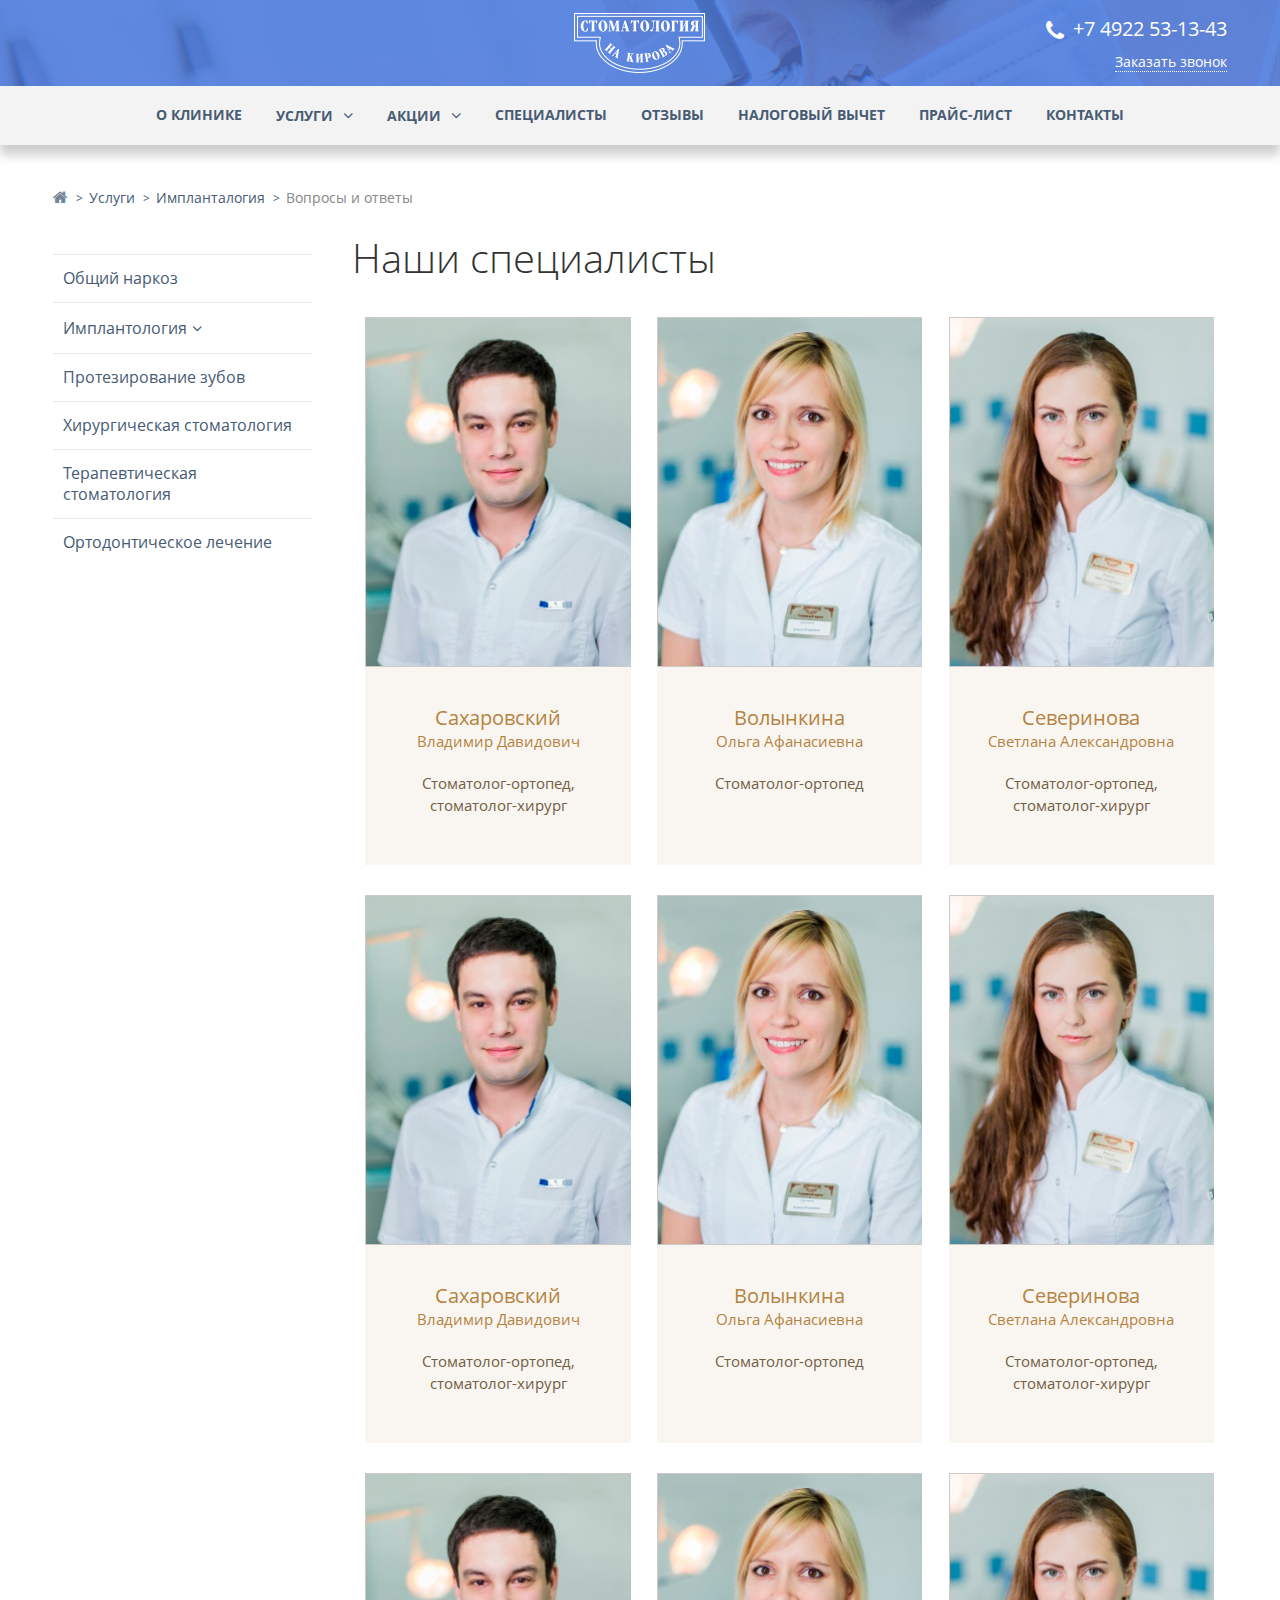
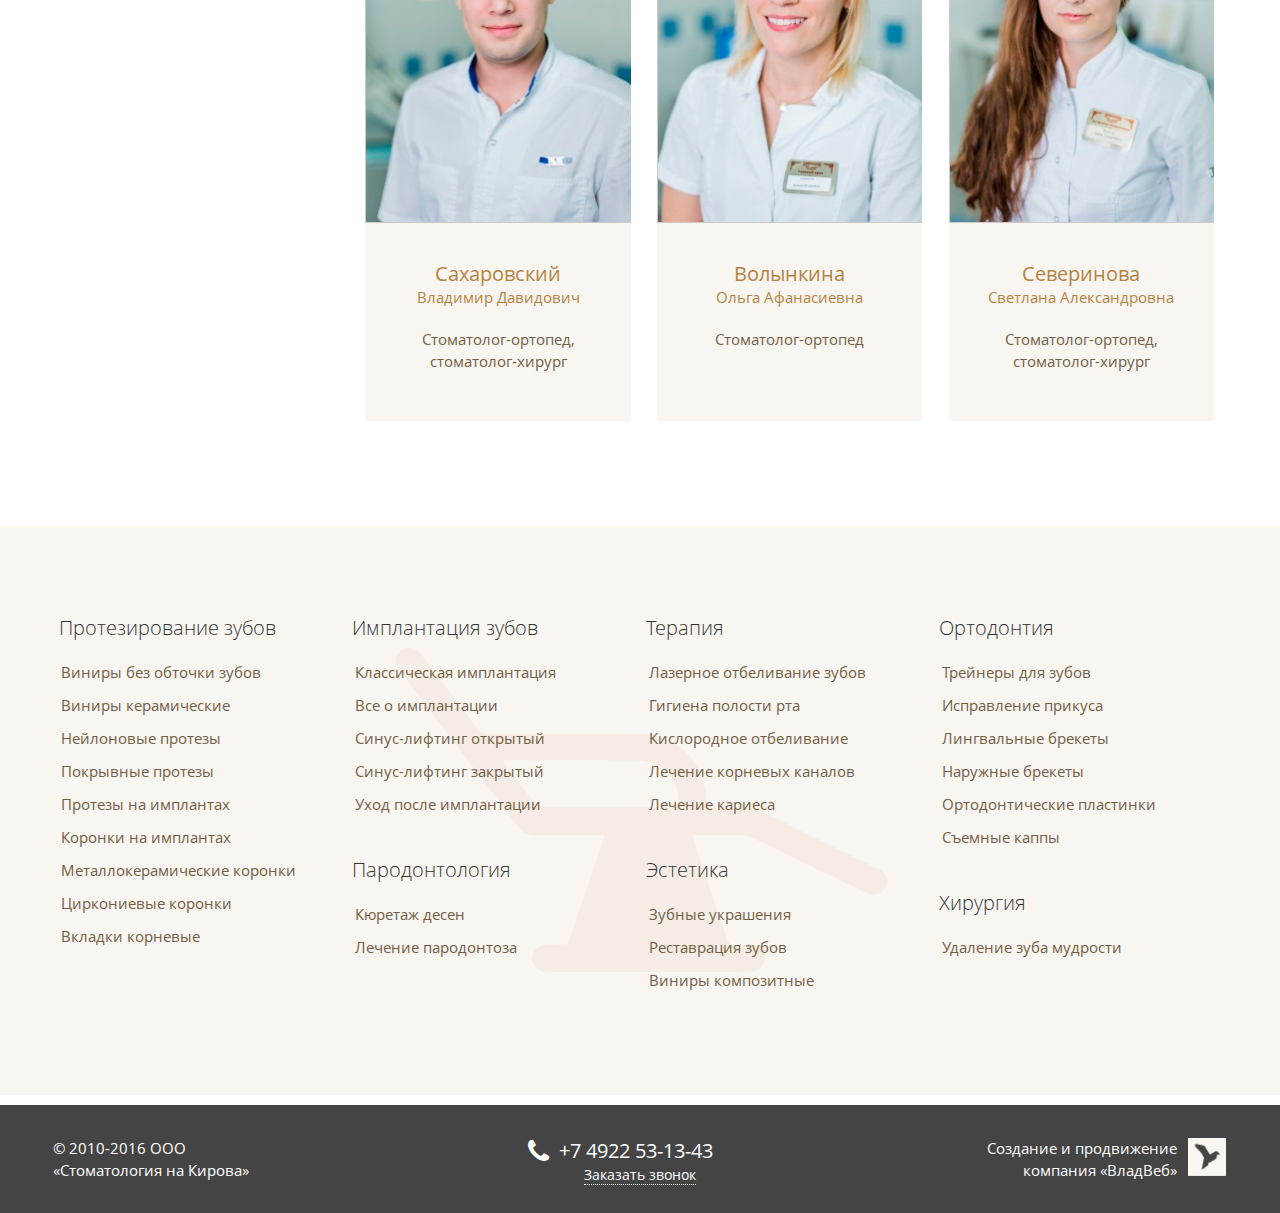
<file: doctors_page.html>
<!DOCTYPE html>

<html lang="ru">

<head>

	<meta charset="utf-8">

	<meta http-equiv="X-UA-Compatible" content="IE=edge" >

	<meta name="viewport" content="width=device-width, initial-scale=1.0">

	<meta name="description" content="">

	<link rel="stylesheet" type="text/css" href="vendors/css/animate.css">
	
	<link rel="stylesheet" type="text/css" href="style.css">

	<link rel="stylesheet" type="text/css" href="font-awesome.css">

	<link rel="stylesheet" type="text/css" href="responsive.css">

	<link rel="stylesheet" type="text/css" href="slick/slick.css">

	<link rel="stylesheet" type="text/css" href="owl-carousel/owl.carousel.css">

	<link rel="stylesheet" href="vendors/css/jquery.mCustomScrollbar.css">

	<!-- <link rel="stylesheet" type="text/css" href="owl-carousel/owl.theme.css"> -->

	<script type="text/javascript" src="vendors/js/jquery.js"></script>

	<script type="text/javascript" src="slick/slick.js"></script>

	<script src="vendors/js/jquery.mCustomScrollbar.concat.min.js"></script>

	<script src="vendors/js/isotope-docs.min.js"></script>

	<script type="text/javascript" src="owl-carousel/owl.carousel.js"></script>


	<script type="text/javascript" src="vendors/js/wow.min.js"></script>
	<script>new WOW().init();</script>


	<link rel="icon" type="image/png" href="favicon/favicon.ico" sizes="16x16">

	
	<title>Title</title>
	

</head>

<body>

<div class="wrapper">

	<div class="preload-bg">
		


	</div>
	

	<div class="callback">

		<div class="callback-bg"></div>
		
		<div class="callback-form">
			
			<form>
				
				<button type="button" class="close-callback">
					
					<span></span>
					<span></span>

				</button>

				<input type="text" placeholder="Ваше имя">

				<input type="text" placeholder="Контактный телефон">

				<input type="button" value="заказать звонок">

			</form>

		</div>

	</div>


	<!-- Header -->

	<header>


		<div class="header">

			<div class="for-borders">

				<div class="header-row header-row-top row offset-ziro">
					
					<div class="col col-1">
						
						<!-- <a class="free-consultation-link" href="#">Бесплатная<br /> консультация</a> -->

						<div class="respmenubtn-box">

							<div class="respmenubtn">

								<span></span>
								<span></span>
								<span></span>

							</div>

							<p>Меню</p>

						</div>

					</div>

					<div class="col col-2">
						
						<a class="logo-link" href="#"><img src="img/logo_top.png" alt="Стоматология на Кирова"></a>

					</div>

					<div class="col col-3 header-contact">
						
						<p>
							
							<a class="tel-link" href="tel:+74922531343"><i class="fa fa-phone" aria-hidden="true"></i>+7 4922 53-13-43</a>

						</p>

						<p>

							<a class="call-back" href="#">Заказать звонок</a>

						</p>

					</div>

				</div>

				<div class="header-row">

					<div class="main-nav-row">

						<div class="main-nav">

							<nav>
							
								<ul>
									
									<li><a href="#">О клинике</a></li>
									<li><a class="with-inner-nav" href="#">Услуги<i class="fa fa-angle-down" aria-hidden="true"></i></a>

										<ul class="active">
											
											<li><a href="#">Услуга 1</a></li>
											<li><a href="#">Услуга 2</a></li>
											<li><a href="#">Услуга 3</a></li>
											<li><a href="#">Услуга 4</a></li>
											<li><a href="#">Услуга 5</a></li>
											<li><a href="#">Услуга 6</a></li>

										</ul>

									</li>
									<li><a class="with-inner-nav" href="#">Акции<i class="fa fa-angle-down" aria-hidden="true"></i></a>

										<ul class="active">
											
											<li><a href="#">Акции 1</a></li>
											<li><a href="#">Акции 2</a></li>
											<li><a href="#">Акции 3</a></li>
											<li><a href="#">Акции 4</a></li>
											<li><a href="#">Акции 5</a></li>
											<li><a href="#">Акции 6</a></li>

										</ul>

									</li>
									<li><a href="#">Специалисты</a></li>
									<li><a href="#">Отзывы</a></li>
									<li><a href="#">Налоговый вычет</a></li>
									<li><a href="#">Прайс-лист</a></li>
									<li><a href="#">Контакты</a></li>

								</ul>

							</nav>

						</div>

					</div>

				</div>

				<div class="resp-nav">

					<div class="close-resp-nav-box">

						<button class="close-resp-nav">&#215;</button>

					</div>

					<nav>
					
						<ul class="resp-nav-list">
							
							<li><a href="#">О клинике</a></li>
							<li><a class="with-inner-nav" href="#">Услуги<i class="fa fa-angle-down" aria-hidden="true"></i></a>

								<div class="inner-nav-hover">

									<ul>
										
										<li><a href="#">Услуга 1</a></li>
										<li><a href="#">Услуга 2</a></li>
										<li><a href="#">Услуга 3</a></li>
										<li><a href="#">Услуга 4</a></li>
										<li><a href="#">Услуга 5</a></li>
										<li><a href="#">Услуга 6</a></li>

									</ul>

								</div>

							</li>
							<li><a class="with-inner-nav" href="#">Акции<i class="fa fa-angle-down" aria-hidden="true"></i></a>

								<div class="inner-nav-hover">

									<ul>
										
										<li><a href="#">Акции 1</a></li>
										<li><a href="#">Акции 2</a></li>
										<li><a href="#">Акции 3</a></li>
										<li><a href="#">Акции 4</a></li>
										<li><a href="#">Акции 5</a></li>
										<li><a href="#">Акции 6</a></li>

									</ul>

								</div>

							</li>
							<li><a href="#">Специалисты</a></li>
							<li><a href="#">Отзывы</a></li>
							<li><a href="#">Налоговый вычет</a></li>
							<li><a href="#">Прайс-лист</a></li>
							<li><a href="#">Контакты</a></li>

						</ul>

					</nav>

				</div>


			</div>

		</div>

								
	</header>

	<!-- /Header -->

		<!-- Content -->
			<div class="content" id="scrollDownCoor">

				<section>
					
					<div class="breadcrumbs row">
						
						<ul class="breadcrumbs-list">
							
							<li><a href="#"><i class="fa fa-home" aria-hidden="true"></i></a></li>
							<li><a href="#">Услуги</a></li>
							<li><a href="#">Импланталогия</a></li>
							<li><a href="#">Вопросы и ответы</a></li>

						</ul>

					</div>

				</section>

				<section class="right-left-content row clearfix">
					
					<button class="show-sidebar"><i class="fa fa-chevron-right" aria-hidden="true"></i></button>
					
					<div class="sidebar left">

						<div class="sidebar-resp-box">

							<div class="col col-1">
							
								<a class="back-link" href="#"><i class="fa fa-chevron-left" aria-hidden="true"></i></a>

							</div>

								<div class="col col-2">

									<h2>Терапевтическая стоматология</h2>

								</div>

							<div class="col col-3">

								<button class="close-sidebar-btn">

									<span></span>
									<span></span>

								</button>

							</div>

						</div>

						<div class="left-nav-inner-wrapp">
						
							<ul class="sidebar-left-nav withscroll">

								<li><a href="#">Общий наркоз</a></li>
								<li><a class="with-inner-nav" href="#">Имплантология<i class="fa fa-angle-down" aria-hidden="true"></i></a>

									<div class="inner-nav-hover">

										<ul>
											
											<li><a href="#">Отзывы</a></li>
											<li><a href="#">Цены</a></li>
											<li><a href="#">Вопросы и ответы</a></li>
											<li><a href="#">Имплантация зубов</a></li>
											<li><a href="#">Цены на имплантацию</a></li>
											<li><a href="#">Одномоментная имплантация</a></li>
											<li><a href="#">Виды зубных имплантатов</a></li>
											<li><a href="#">Синус-лифтинг</a></li>

										</ul>

									</div>

								</li>
								<li><a href="#">Протезирование зубов</a></li>
								<li><a href="#">Хирургическая стоматология</a></li>
								<li><a href="#">Терапевтическая стоматология</a></li>
								<li><a href="#">Ортодонтическое лечение</a></li>

							</ul>

						</div>

					</div>

					<div class="main-content right">
						
						<h2>Наши специалисты</h2>

						<div class="doctors offset-ziro">
							
							<div class="thumbnail">
								
								<a href="#" class="doctor-card">
									
									<div class="photo-box">
										
										<img src="img/doctors/photo_1.jpg" alt="">

									</div>

									<div class="descript">

										<p class="p1"><span>Сахаровский</span><br />Владимир Давидович</p>

										<p class="p2">Стоматолог-ортопед, стоматолог-хирург</p>

									</div>

								</a>

							</div>

							<div class="thumbnail">
								
								<a href="#" class="doctor-card">
									
									<div class="photo-box">
										
										<img src="img/doctors/photo_2.jpg" alt="">

									</div>

									<div class="descript">

										<p class="p1"><span>Волынкина</span><br />Ольга Афанасиевна</p>

										<p class="p2">Стоматолог-ортопед</p>

									</div>

								</a>

							</div>

							<div class="thumbnail">
								
								<a href="#" class="doctor-card">
									
									<div class="photo-box">
										
										<img src="img/doctors/photo_3.jpg" alt="">

									</div>

									<div class="descript">

										<p class="p1"><span>Северинова</span><br />Светлана Александровна</p>

										<p class="p2">Стоматолог-ортопед, стоматолог-хирург</p>

									</div>

								</a>

							</div>
							
							<div class="thumbnail">
								
								<a href="#" class="doctor-card">
									
									<div class="photo-box">
										
										<img src="img/doctors/photo_1.jpg" alt="">

									</div>

									<div class="descript">

										<p class="p1"><span>Сахаровский</span><br />Владимир Давидович</p>

										<p class="p2">Стоматолог-ортопед, стоматолог-хирург</p>

									</div>

								</a>

							</div>

							<div class="thumbnail">
								
								<a href="#" class="doctor-card">
									
									<div class="photo-box">
										
										<img src="img/doctors/photo_2.jpg" alt="">

									</div>

									<div class="descript">

										<p class="p1"><span>Волынкина</span><br />Ольга Афанасиевна</p>

										<p class="p2">Стоматолог-ортопед</p>

									</div>

								</a>

							</div>

							<div class="thumbnail">
								
								<a href="#" class="doctor-card">
									
									<div class="photo-box">
										
										<img src="img/doctors/photo_3.jpg" alt="">

									</div>

									<div class="descript">

										<p class="p1"><span>Северинова</span><br />Светлана Александровна</p>

										<p class="p2">Стоматолог-ортопед, стоматолог-хирург</p>

									</div>

								</a>

							</div>
							<div class="thumbnail">
								
								<a href="#" class="doctor-card">
									
									<div class="photo-box">
										
										<img src="img/doctors/photo_1.jpg" alt="">

									</div>

									<div class="descript">

										<p class="p1"><span>Сахаровский</span><br />Владимир Давидович</p>

										<p class="p2">Стоматолог-ортопед, стоматолог-хирург</p>

									</div>

								</a>

							</div>

							<div class="thumbnail">
								
								<a href="#" class="doctor-card">
									
									<div class="photo-box">
										
										<img src="img/doctors/photo_2.jpg" alt="">

									</div>

									<div class="descript">

										<p class="p1"><span>Волынкина</span><br />Ольга Афанасиевна</p>

										<p class="p2">Стоматолог-ортопед</p>

									</div>

								</a>

							</div>

							<div class="thumbnail">
								
								<a href="#" class="doctor-card">
									
									<div class="photo-box">
										
										<img src="img/doctors/photo_3.jpg" alt="">

									</div>

									<div class="descript">

										<p class="p1"><span>Северинова</span><br />Светлана Александровна</p>

										<p class="p2">Стоматолог-ортопед, стоматолог-хирург</p>

									</div>

								</a>

							</div>
							

						</div>

					</div>

				</section>

				<section>
					
					<div class="seo-text-section">
						
						<div class="row four-cols offset-ziro">
							
							<div class="col">
								
								<div class="links-box">

									<h3>Протезирование зубов</h3>

									<ul>
										
										<li><a href="#">Виниры без обточки зубов</a></li>
										<li><a href="#">Виниры керамические</a></li>
										<li><a href="#">Нейлоновые протезы</a></li>
										<li><a href="#">Покрывные протезы</a></li>
										<li><a href="#">Протезы на имплантах</a></li>
										<li><a href="#">Коронки на имплантах</a></li>
										<li><a href="#">Металлокерамические коронки</a></li>
										<li><a href="#">Циркониевые коронки</a></li>
										<li><a href="#">Вкладки корневые</a></li>

									</ul>

								</div>

							</div>

							<div class="col">
								
								<div class="links-box">

									<h3>Имплантация зубов</h3>

									<ul>
										
										<li><a href="#">Классическая имплантация</a></li>
										<li><a href="#">Все о имплантации</a></li>
										<li><a href="#">Синус-лифтинг открытый</a></li>
										<li><a href="#">Синус-лифтинг закрытый</a></li>
										<li><a href="#">Уход после имплантации</a></li>

									</ul>

								</div>

								<div class="links-box">

									<h3>Пародонтология</h3>

									<ul>
										
										<li><a href="#">Кюретаж десен</a></li>
										<li><a href="#">Лечение пародонтоза</a></li>

									</ul>

								</div>

							</div>

							<div class="col">
								
								<div class="links-box">

									<h3>Терапия</h3>

									<ul>

										<li><a href="#">Лазерное отбеливание зубов</a></li>
										<li><a href="#">Гигиена полости рта</a></li>
										<li><a href="#">Кислородное отбеливание</a></li>
										<li><a href="#">Лечение корневых каналов</a></li>
										<li><a href="#">Лечение кариеса</a></li>

									</ul>

								</div>

								<div class="links-box">

									<h3>Эстетика</h3>

									<ul>

										<li><a href="#">Зубные украшения</a></li>
										<li><a href="#">Реставрация зубов</a></li>
										<li><a href="#">Виниры композитные</a></li>

									</ul>

								</div>

							</div>

							<div class="col">
								
								<div class="links-box">

									<h3>Ортодонтия</h3>

									<ul>

										<li><a href="#">Трейнеры для зубов</a></li>
										<li><a href="#">Исправление прикуса</a></li>
										<li><a href="#">Лингвальные брекеты</a></li>
										<li><a href="#">Наружные брекеты</a></li>
										<li><a href="#">Ортодонтические пластинки</a></li>
										<li><a href="#">Съемные каппы</a></li>

									</ul>

								</div>

								<div class="links-box">

									<h3>Хирургия</h3>

									<ul>

										<li><a href="#">Удаление зуба мудрости</a></li>

									</ul>

								</div>


							</div>

						</div>

					</div>

				</section>

			</div>
		<!-- /Content -->

		<!-- Footer -->

		<footer>
			
			<div class="footer">
				
				<div class="row three-cols offset-ziro">
					
					<div class="col col-1">
						
						<p>© 2010-2016 ООО<br /> «Стоматология на Кирова»</p>

					</div>

					<div class="col col-2">
						
						<div>

							<a class="tel-link" href="tel:+74922531343"><i class="fa fa-phone" aria-hidden="true"></i>+7 4922 53-13-43</a>

						</div>

						<div>

							<a class="call-back" href="#">Заказать звонок</a>

						</div>

					</div>

					<div class="col col-3 clearfix">

						<a class="web-studio" href="#">

							<img src="img/vlad_web.png" alt="">

							<h2>Создание и продвижение<br /> компания «ВладВеб»</h2>							

						</a>

					</div>

				</div>

			</div>			

		</footer>

		<!-- /Footer -->

		<script src="js/scripts.js"></script>

		<script>
			
			$(document).ready(function() {

				var owl = $("#promo-slider");

				owl.owlCarousel({
					navigation : false,
					slideSpeed : 500,
					paginationSpeed : 400,
					singleItem: true,
				    lazyEffect : "fade"
				});

				$(".btn.next").click(function(){

					owl.trigger('owl.next');

				});

				$(".btn.prev").click(function(){

					owl.trigger('owl.prev');

				});

				$(".slider-service").slick({
					slidesToShow: 1,
					slidesToScroll: 1,
					dots: true,
					fade: true
				});

				$(".slider-service-768").slick({
					slidesToShow: 1,
					slidesToScroll: 1,
					dots: true,
					fade: true
				});


				$(".testimonials-slider").slick({
					slidesToShow: 1,
					slidesToScroll: 1,
					dots: true,
					fade: true
				});		 
			

		    	$('.grid').isotope({
				  itemSelector: '.grid-item',
				  layoutMode: 'fitRows'
				});

			});

			(function($){

				$(window).on("load",function(){

				    $(".resp-nav-list").mCustomScrollbar();

				    $(".withscroll").mCustomScrollbar();

				});

    		})(jQuery);


		</script>
	
	</div>

</body>
</html>
</file>
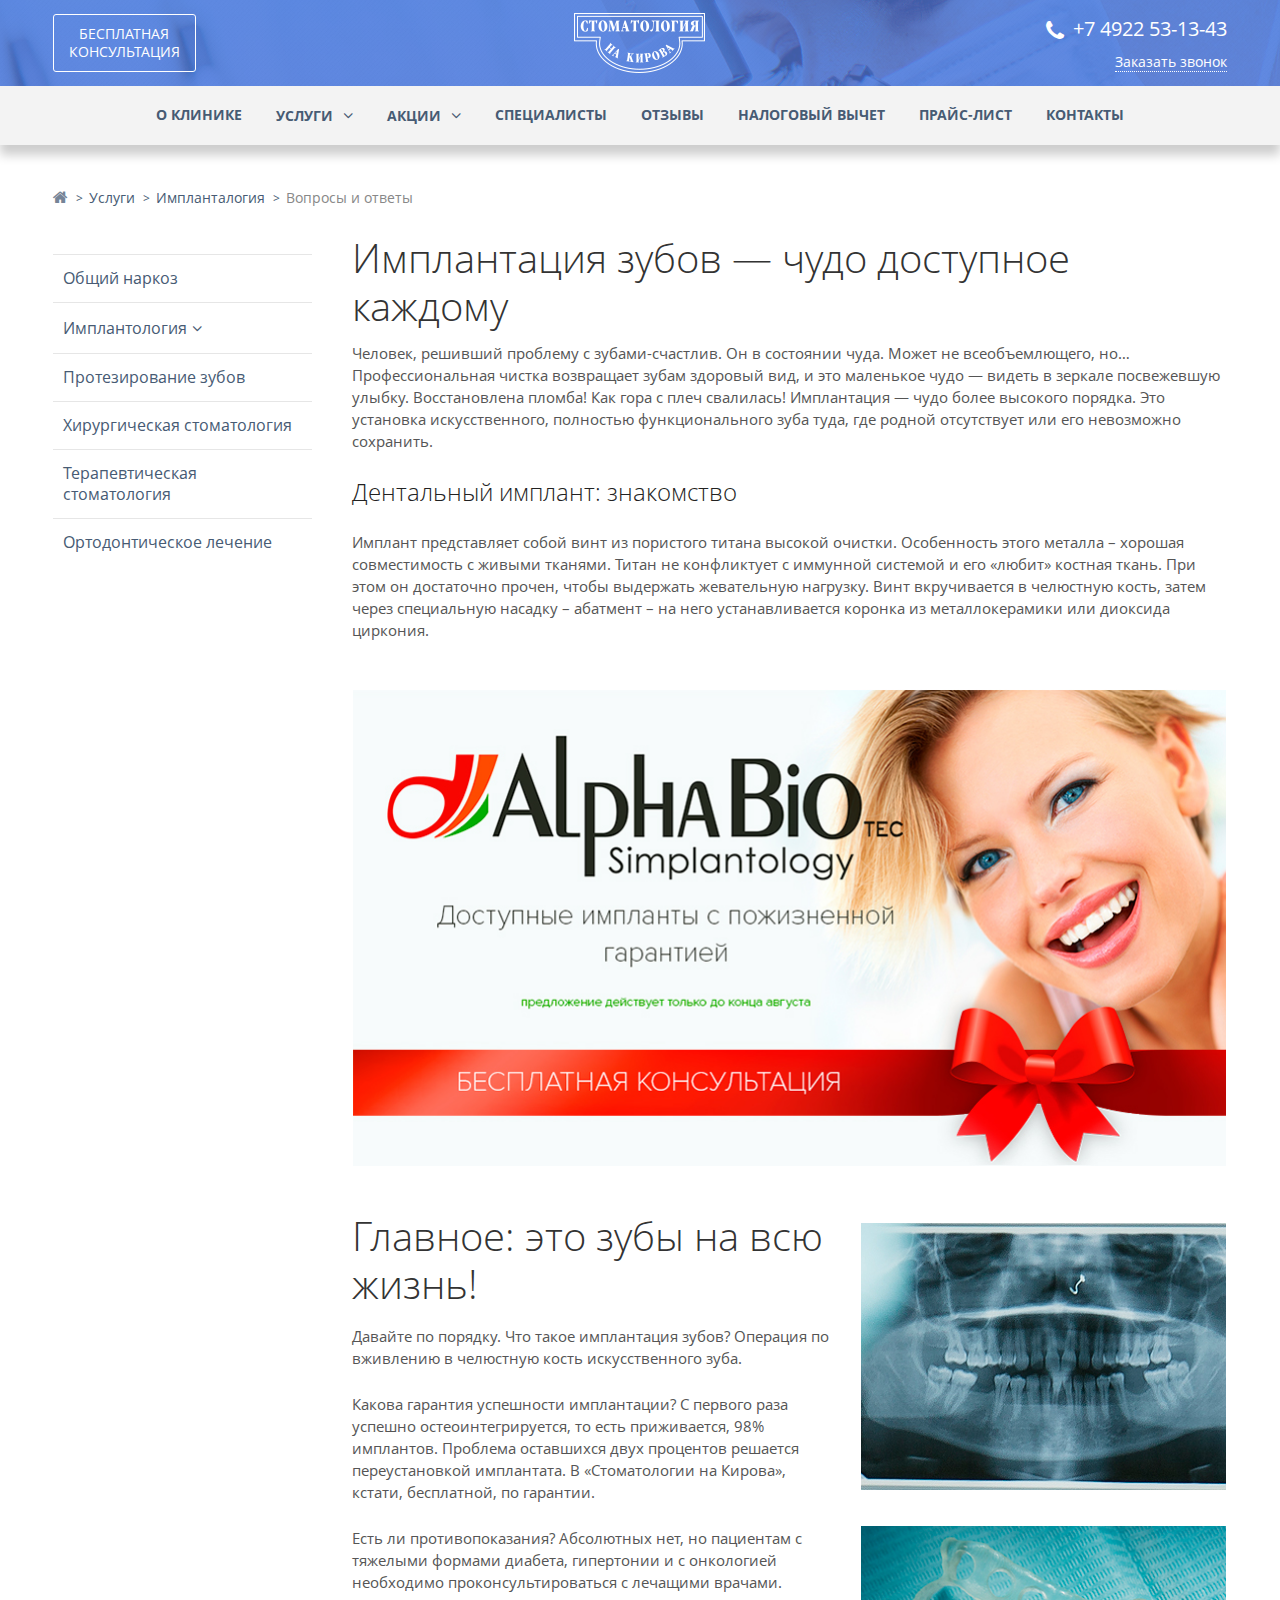
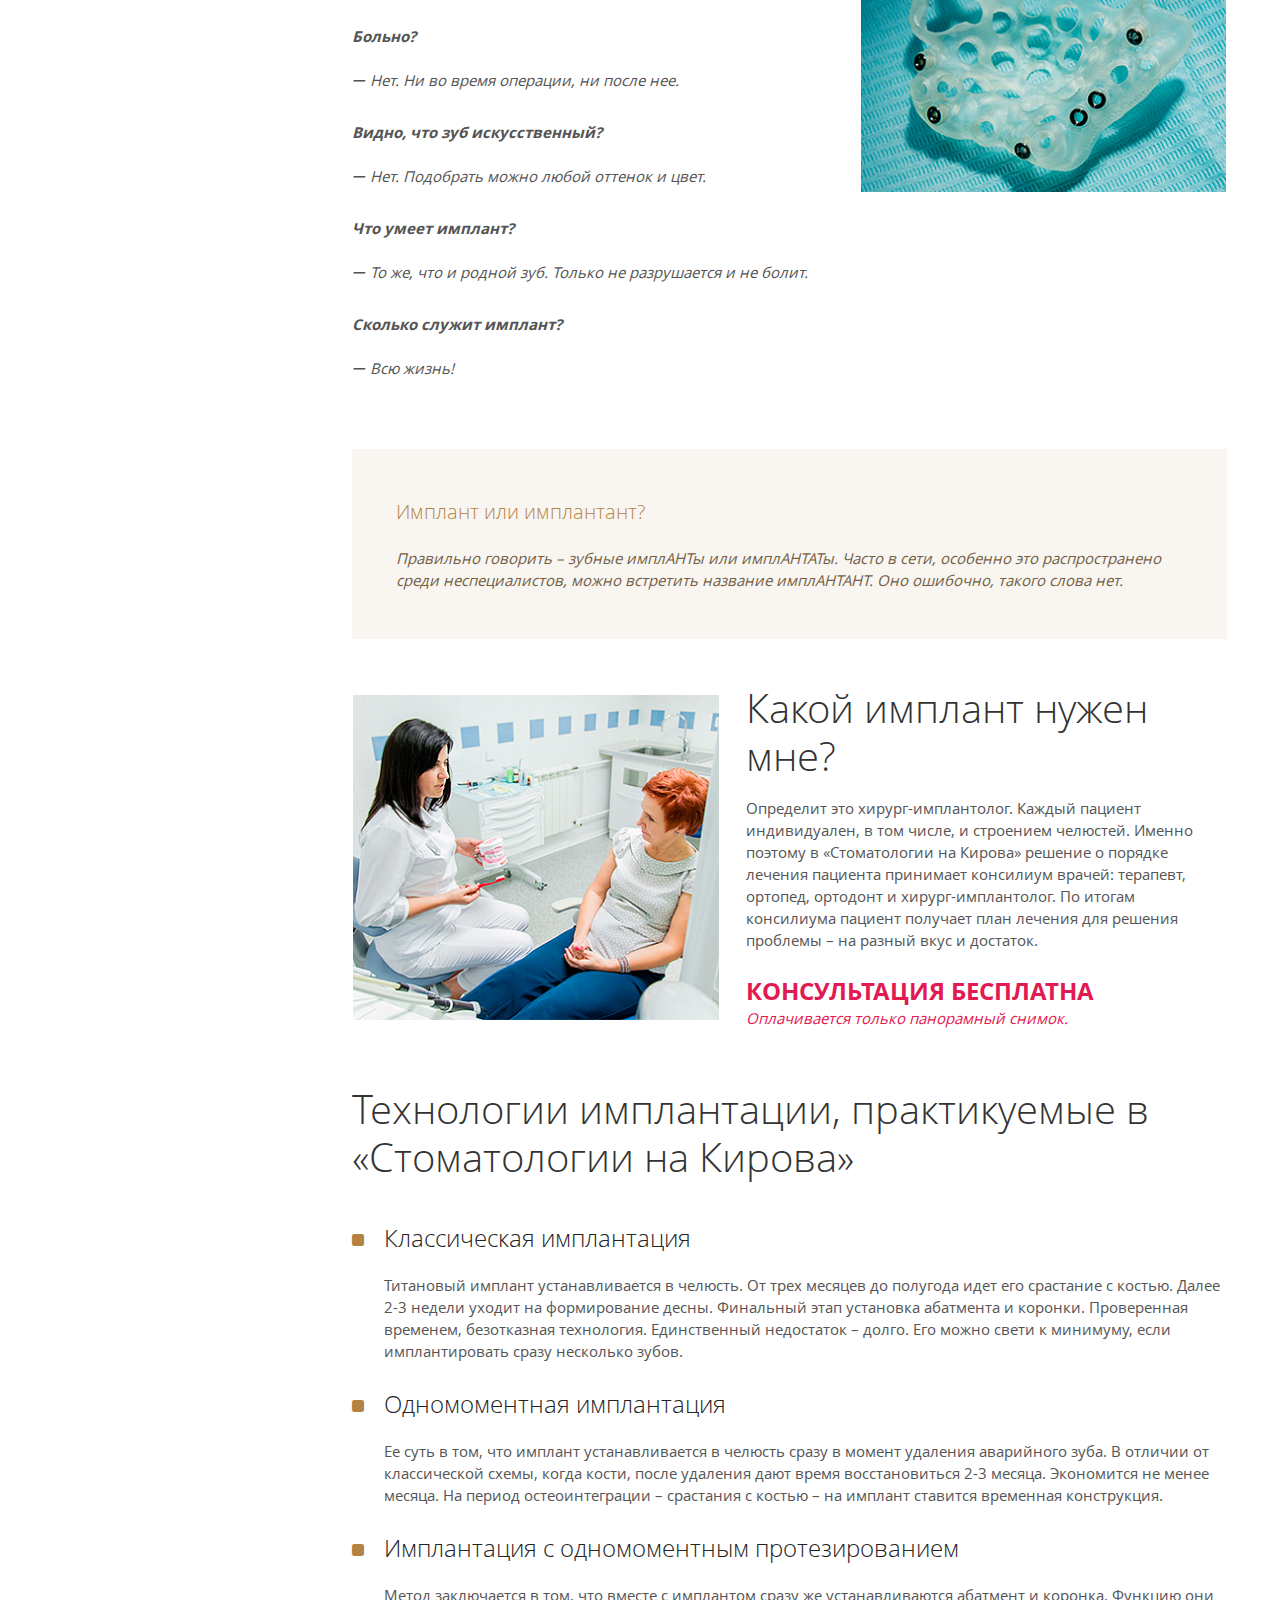
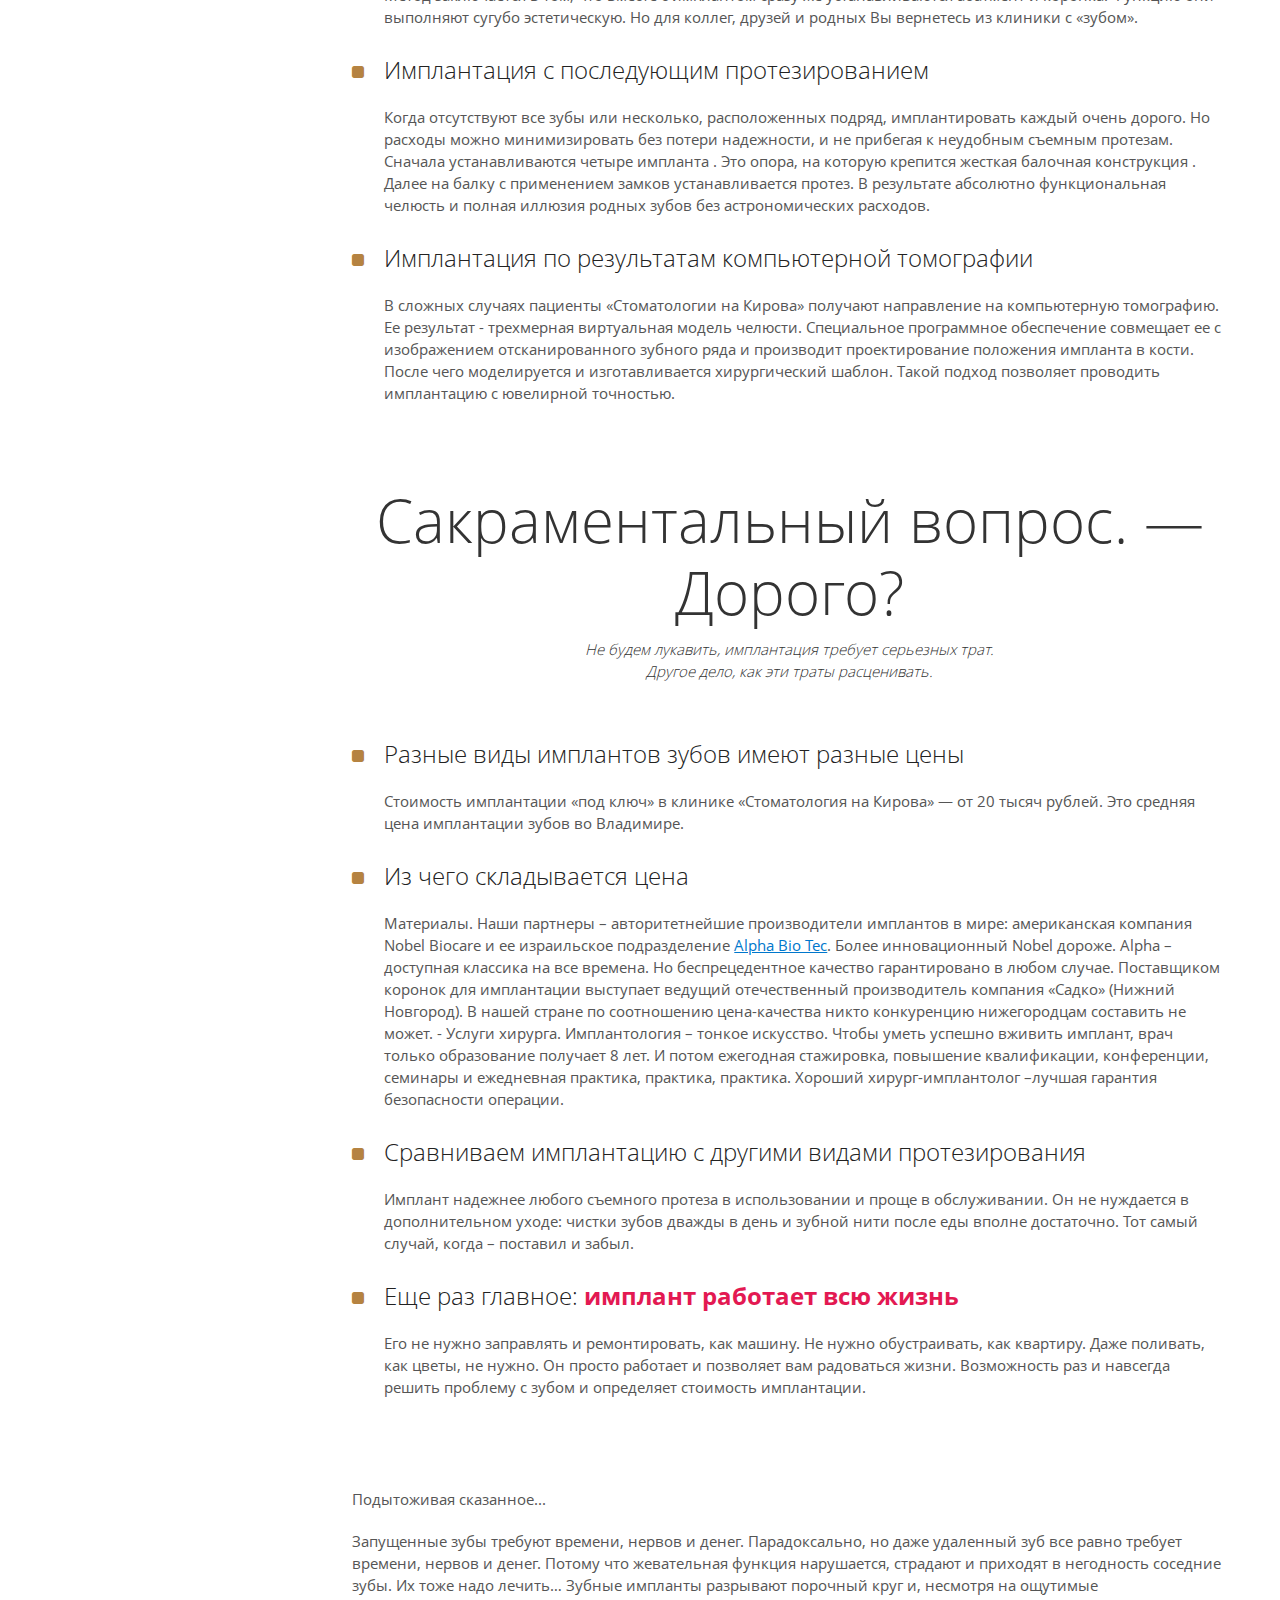
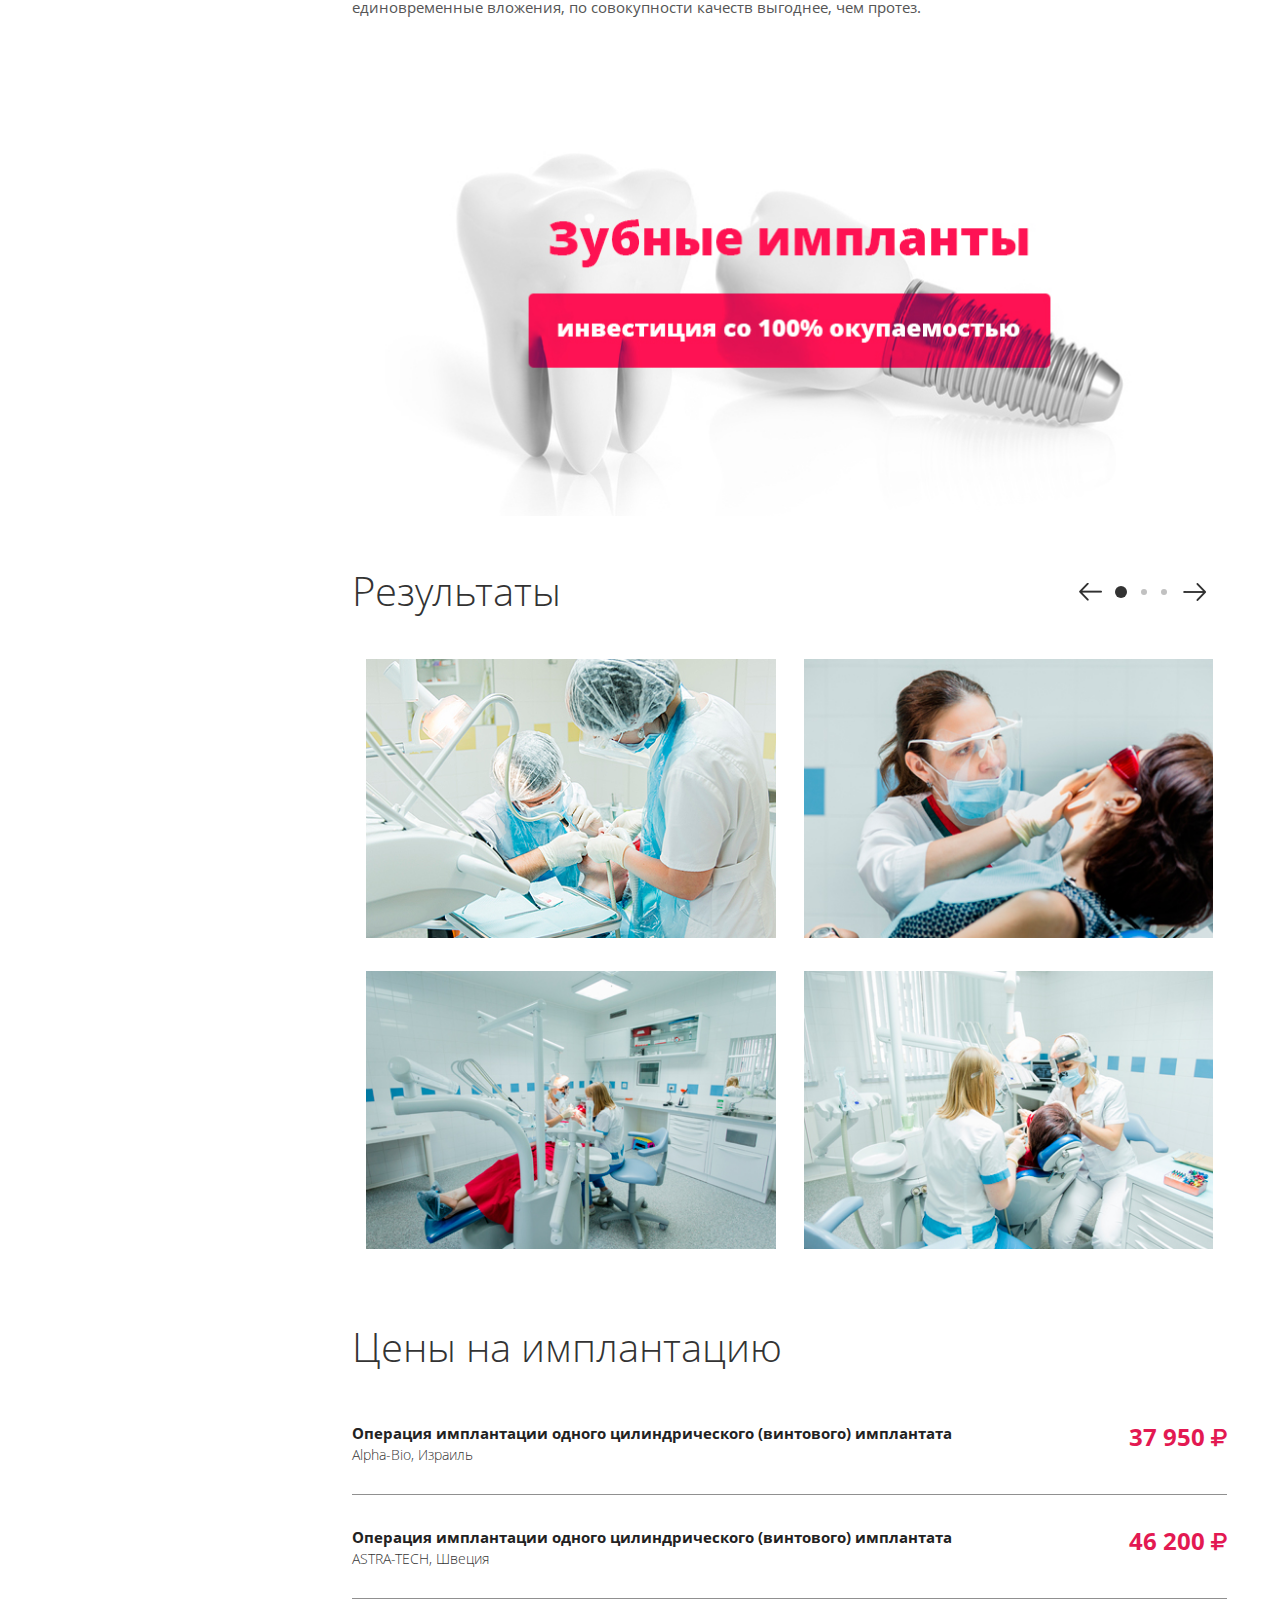
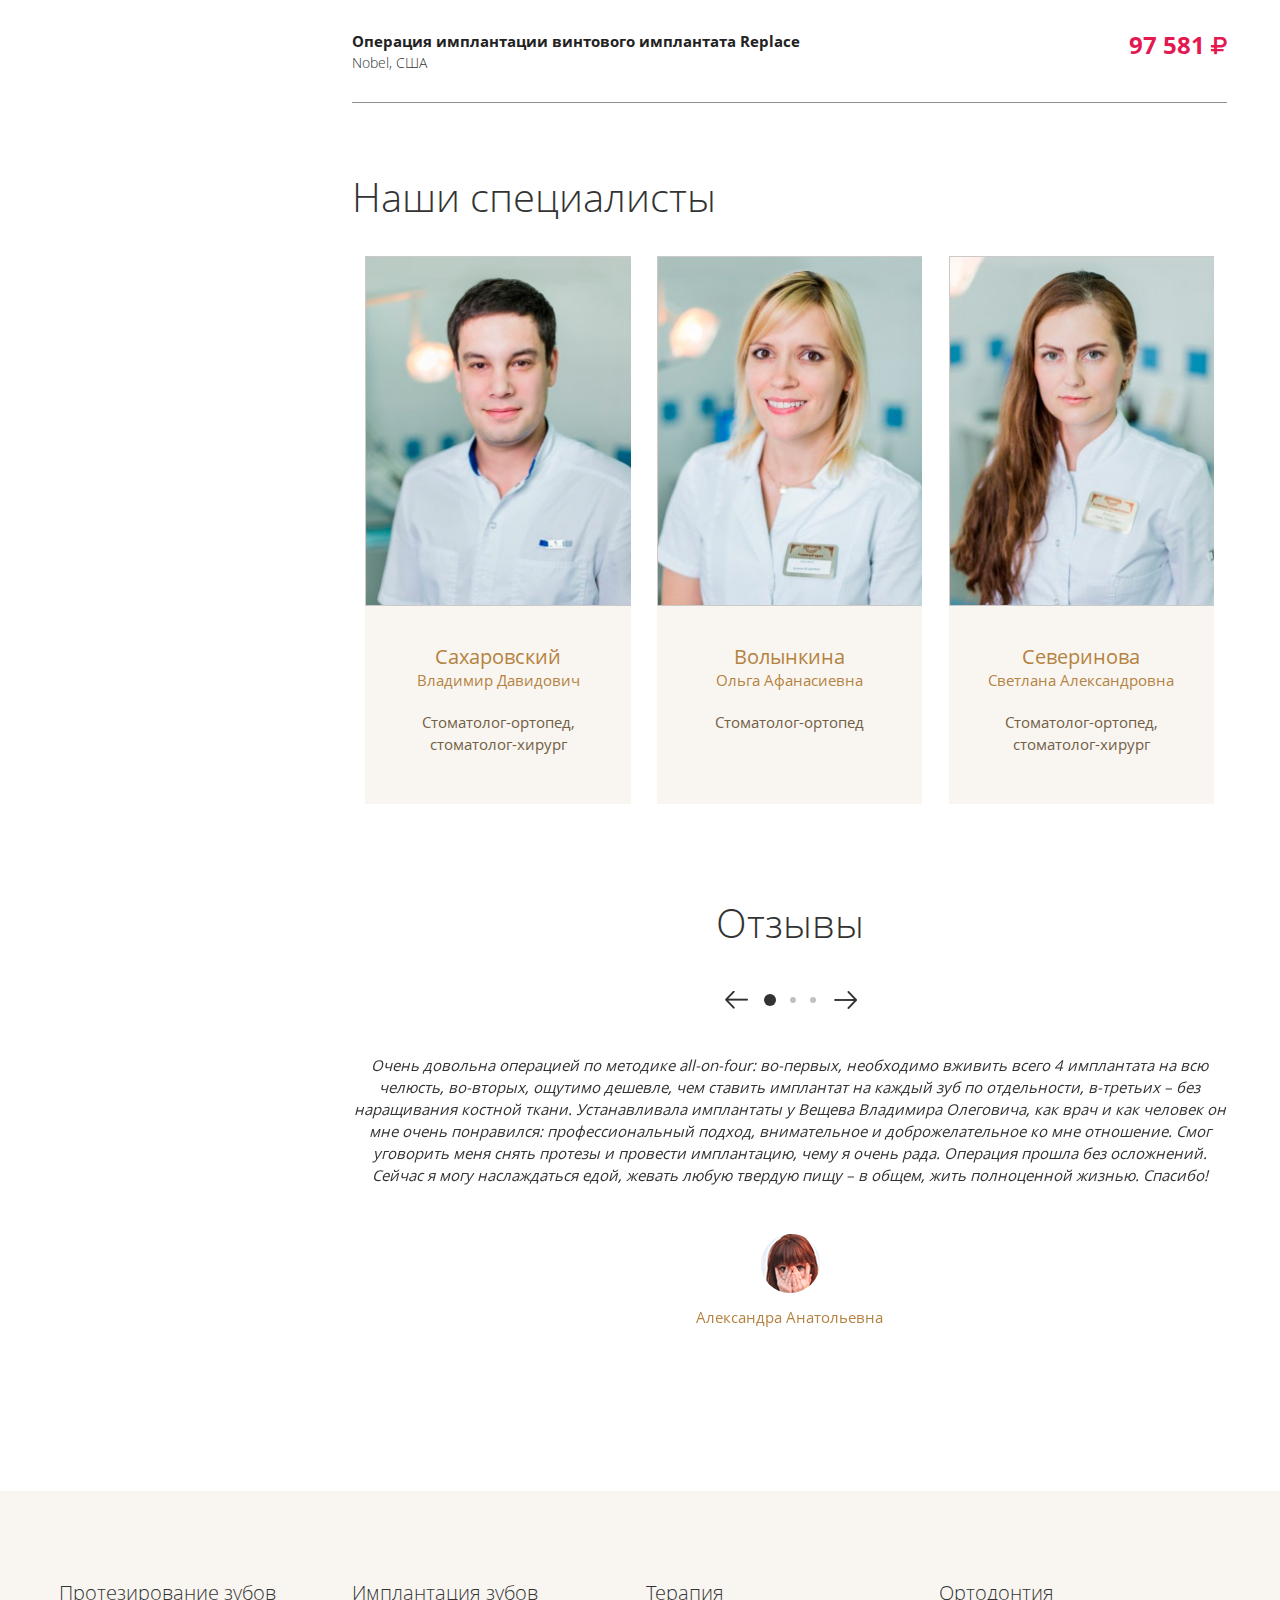
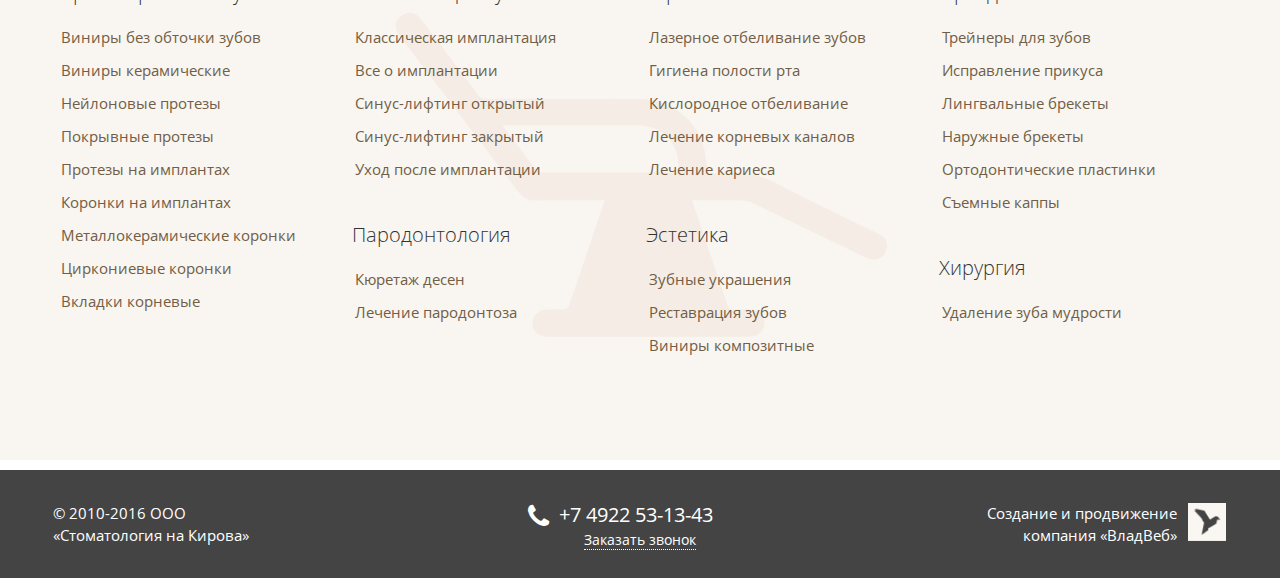
<file: service.html>
<!DOCTYPE html>

<html lang="ru">

<head>

	<meta charset="utf-8">

	<meta http-equiv="X-UA-Compatible" content="IE=edge" >

	<meta name="viewport" content="width=device-width, initial-scale=1.0">

	<meta name="description" content="">

	<link rel="stylesheet" type="text/css" href="vendors/css/animate.css">
	
	<link rel="stylesheet" type="text/css" href="style.css">

	<link rel="stylesheet" type="text/css" href="font-awesome.css">

	<link rel="stylesheet" type="text/css" href="responsive.css">

	<link rel="stylesheet" type="text/css" href="slick/slick.css">

	<link rel="stylesheet" type="text/css" href="owl-carousel/owl.carousel.css">

	<link rel="stylesheet" href="vendors/css/jquery.mCustomScrollbar.css">

	<!-- <link rel="stylesheet" type="text/css" href="owl-carousel/owl.theme.css"> -->


	<script type="text/javascript" src="vendors/js/jquery.js"></script>

	<script type="text/javascript" src="slick/slick.js"></script>

	<script src="vendors/js/jquery.mCustomScrollbar.concat.min.js"></script>

	<script type="text/javascript" src="owl-carousel/owl.carousel.js"></script>

	<script src="vendors/js/isotope-docs.min.js"></script>


	<script type="text/javascript" src="vendors/js/wow.min.js"></script>
	<script>new WOW().init();</script>


	<link rel="icon" type="image/png" href="favicon/favicon.ico" sizes="16x16">

	
	<title>Title</title>
	

</head>

<body>

<div class="wrapper">

	<div class="callback">

		<div class="callback-bg"></div>
		
		<div class="callback-form">
			
			<form>
				
				<button type="button" class="close-callback">
					
					<span></span>
					<span></span>

				</button>

				<input type="text" placeholder="Ваше имя">

				<input type="text" placeholder="Контактный телефон">

				<input type="button" value="заказать звонок">

			</form>

		</div>

	</div>


	<!-- Header -->

	<header>


		<div class="header">

			<div class="for-borders">

				<div class="header-row header-row-top row offset-ziro">
					
					<div class="col col-1">
						
						<a class="free-consultation-link" href="#">Бесплатная<br /> консультация</a>	

						<div class="respmenubtn-box">

							<div class="respmenubtn">

								<span></span>
								<span></span>
								<span></span>

							</div>

							<p>Меню</p>

						</div>

					</div>

					<div class="col col-2">
						
						<a class="logo-link" href="#"><img src="img/logo_top.png" alt="Стоматология на Кирова"></a>

					</div>

					<div class="col col-3 header-contact">
						
						<p>
							
							<a class="tel-link" href="tel:+74922531343"><i class="fa fa-phone" aria-hidden="true"></i>+7 4922 53-13-43</a>

						</p>

						<p>

							<a class="call-back" href="#">Заказать звонок</a>

						</p>

					</div>

				</div>

				<div class="header-row">

					<div class="main-nav-row">

						<div class="main-nav">

							<nav>
							
								<ul>
									
									<li><a href="#">О клинике</a></li>
									<li><a class="with-inner-nav" href="#">Услуги<i class="fa fa-angle-down" aria-hidden="true"></i></a>

										<ul class="active">
											
											<li><a href="#">Услуга 1</a></li>
											<li><a href="#">Услуга 2</a></li>
											<li><a href="#">Услуга 3</a></li>
											<li><a href="#">Услуга 4</a></li>
											<li><a href="#">Услуга 5</a></li>
											<li><a href="#">Услуга 6</a></li>

										</ul>

									</li>
									<li><a class="with-inner-nav" href="#">Акции<i class="fa fa-angle-down" aria-hidden="true"></i></a>

										<ul class="active">
											
											<li><a href="#">Акции 1</a></li>
											<li><a href="#">Акции 2</a></li>
											<li><a href="#">Акции 3</a></li>
											<li><a href="#">Акции 4</a></li>
											<li><a href="#">Акции 5</a></li>
											<li><a href="#">Акции 6</a></li>

										</ul>

									</li>
									<li><a href="#">Специалисты</a></li>
									<li><a href="#">Отзывы</a></li>
									<li><a href="#">Налоговый вычет</a></li>
									<li><a href="#">Прайс-лист</a></li>
									<li><a href="#">Контакты</a></li>

								</ul>

							</nav>

						</div>

					</div>

				</div>

				<div class="resp-nav">

					<div class="close-resp-nav-box">

						<button class="close-resp-nav">&#215;</button>

					</div>

					<nav>
					
						<ul class="resp-nav-list">
							
							<li><a href="#">О клинике</a></li>
							<li><a class="with-inner-nav" href="#">Услуги<i class="fa fa-angle-down" aria-hidden="true"></i></a>

								<div class="inner-nav-hover">

									<ul>
										
										<li><a href="#">Услуга 1</a></li>
										<li><a href="#">Услуга 2</a></li>
										<li><a href="#">Услуга 3</a></li>
										<li><a href="#">Услуга 4</a></li>
										<li><a href="#">Услуга 5</a></li>
										<li><a href="#">Услуга 6</a></li>

									</ul>

								</div>

							</li>
							<li><a class="with-inner-nav" href="#">Акции<i class="fa fa-angle-down" aria-hidden="true"></i></a>

								<div class="inner-nav-hover">

									<ul>
										
										<li><a href="#">Акции 1</a></li>
										<li><a href="#">Акции 2</a></li>
										<li><a href="#">Акции 3</a></li>
										<li><a href="#">Акции 4</a></li>
										<li><a href="#">Акции 5</a></li>
										<li><a href="#">Акции 6</a></li>

									</ul>

								</div>

							</li>
							<li><a href="#">Специалисты</a></li>
							<li><a href="#">Отзывы</a></li>
							<li><a href="#">Налоговый вычет</a></li>
							<li><a href="#">Прайс-лист</a></li>
							<li><a href="#">Контакты</a></li>

						</ul>

					</nav>

				</div>


			</div>

		</div>

								
	</header>

	<!-- /Header -->

		<!-- Content -->
			<div class="content" id="scrollDownCoor">

				<section>
					
					<div class="breadcrumbs row">
						
						<ul class="breadcrumbs-list">
							
							<li><a href="#"><i class="fa fa-home" aria-hidden="true"></i></a></li>
							<li><a href="#">Услуги</a></li>
							<li><a href="#">Импланталогия</a></li>
							<li><a href="#">Вопросы и ответы</a></li>

						</ul>

					</div>

				</section>

				<section class="right-left-content row clearfix">

					<button class="show-sidebar"><i class="fa fa-chevron-right" aria-hidden="true"></i></button>
					
					<div class="sidebar left">

						<div class="sidebar-resp-box">

							<div class="col col-1">
							
								<a class="back-link" href="#"><i class="fa fa-chevron-left" aria-hidden="true"></i></a>

							</div>

								<div class="col col-2">

									<h2>Терапевтическая стоматология</h2>

								</div>

							<div class="col col-3">

								<button class="close-sidebar-btn">

									<span></span>
									<span></span>

								</button>

							</div>

						</div>
						
						<div class="left-nav-inner-wrapp">
						
							<ul class="sidebar-left-nav withscroll">

								<li><a href="#">Общий наркоз</a></li>
								<li><a class="with-inner-nav" href="#">Имплантология<i class="fa fa-angle-down" aria-hidden="true"></i></a>

									<div class="inner-nav-hover">

										<ul>
											
											<li><a href="#">Отзывы</a></li>
											<li><a href="#">Цены</a></li>
											<li><a href="#">Вопросы и ответы</a></li>
											<li><a href="#">Имплантация зубов</a></li>
											<li><a href="#">Цены на имплантацию</a></li>
											<li><a href="#">Одномоментная имплантация</a></li>
											<li><a href="#">Виды зубных имплантатов</a></li>
											<li><a href="#">Синус-лифтинг</a></li>

										</ul>

									</div>

								</li>
								<li><a href="#">Протезирование зубов</a></li>
								<li><a href="#">Хирургическая стоматология</a></li>
								<li><a href="#">Терапевтическая стоматология</a></li>
								<li><a href="#">Ортодонтическое лечение</a></li>

							</ul>

						</div>

					</div>

					<div class="main-content right">

						<h2>Имплантация зубов — чудо доступное каждому</h2>

						<p>Человек, решивший проблему с зубами-счастлив. Он в состоянии чуда. Может не всеобъемлющего, но… Профессиональная чистка возвращает зубам здоровый вид, и это маленькое чудо — видеть в зеркале посвежевшую улыбку. Восстановлена пломба! Как гора с плеч свалилась! Имплантация — чудо более высокого порядка. Это установка искусственного, полностью функционального зуба туда, где родной отсутствует или его невозможно сохранить.</p>

						<h3>Дентальный имплант: знакомство</h3>

						<p>Имплант представляет собой винт из пористого титана высокой очистки. Особенность этого металла – хорошая совместимость с живыми тканями. Титан не конфликтует с иммунной системой и его «любит» костная ткань. При этом он достаточно прочен, чтобы выдержать жевательную нагрузку. Винт вкручивается в челюстную кость, затем через специальную насадку – абатмент – на него устанавливается коронка из металлокерамики или диоксида циркония.</p>

						<div class="banner">

							<img class="to-480" src="img/banner1_service_page.jpg" alt="Доступные имплаты с пожизненной гарантией">

							<img class="for-480" src="img/banner1_service_page_320.jpg" alt="Доступные имплаты с пожизненной гарантией">

						</div>

						<section>

							<div class="section-two-cols clearfix">
								
								<div class="left txt">
									
									<h2>Главное: это зубы на всю жизнь!</h2>

									<p>Давайте по порядку. Что такое имплантация зубов? Операция по вживлению в челюстную кость искусственного зуба.</p>

									<p>Какова гарантия успешности имплантации? С первого раза успешно остеоинтегрируется, то есть приживается, 98% имплантов. Проблема оставшихся двух процентов решается переустановкой имплантата. В «Стоматологии на Кирова», кстати, бесплатной, по гарантии.</p>

									<p>Есть ли противопоказания? Абсолютных нет, но пациентам с тяжелыми формами диабета, гипертонии и с онкологией необходимо проконсультироваться с лечащими врачами.</p>

									<div class="dialog">

										<h4>Больно?</h4>

										<p>Нет. Ни во время операции, ни после нее.</p>

										<h4>Видно, что зуб искусственный?</h4>

										<p>Нет. Подобрать можно любой оттенок и цвет.</p>

										<h4>Что умеет имплант?</h4>

										<p>То же, что и родной зуб. Только не разрушается и не болит.</p>

										<h4>Сколько служит имплант?</h4>

										<p>Всю жизнь!</p>

									</div>



								</div>


								<div class="right images">
									
									<img src="img/service_photo_1.jpg" alt="Главное: это зубы на всю жизнь!">

									<img src="img/service_photo_2.jpg" alt="Главное: это зубы на всю жизнь!">

								</div>


							</div>

						</section>

						<section>
							
							<div class="quote">
								
								<h2>Имплант или имплантант?</h2>

								<p>Правильно говорить – зубные имплАНТы или имплАНТАТы. Часто в сети, особенно это распространено среди неспециалистов, можно встретить название имплАНТАНТ. Оно ошибочно, такого слова нет.</p>

							</div>

						</section>

						<section>

							<div class="section-two-cols clearfix for-768">
							
								<div class="left images">
									
									<img src="img/service_photo_3.jpg" alt="Какой имплант нужен мне?">

								</div>

								<div class="right txt">
									
									<h2>Какой имплант нужен мне?</h2>

									<p>Определит это хирург-имплантолог. Каждый пациент индивидуален, в том числе, и строением челюстей. Именно поэтому в «Стоматологии на Кирова» решение о порядке лечения пациента принимает консилиум врачей: терапевт, ортопед, ортодонт и хирург-имплантолог. По итогам консилиума пациент получает план лечения для решения проблемы – на разный вкус и достаток.</p>

									<div class="important">
										
										<h3>Консультация бесплатна</h3>

										<p>Оплачивается только панорамный снимок.</p>

									</div>

								</div>

							</div>

						</section>

						<section>
							
							<h2>Технологии имплантации, практикуемые в «Стоматологии на Кирова»</h2>

							<div class="articles">

								<div class="article-with-marker">
									
									<h3>Классическая имплантация</h3>

									<p>Титановый имплант устанавливается в челюсть. От трех месяцев до полугода идет его срастание с костью. Далее 2-3 недели уходит на формирование десны. Финальный этап установка абатмента и коронки. Проверенная временем, безотказная технология. Единственный недостаток – долго. Его можно свети к минимуму, если имплантировать сразу несколько зубов.</p>

								</div>

								<div class="article-with-marker">
									
									<h3>Одномоментная имплантация</h3>

									<p>Ее суть в том, что имплант устанавливается в челюсть сразу в момент удаления аварийного зуба. В отличии от классической схемы, когда кости, после удаления дают время восстановиться 2-3 месяца. Экономится не менее месяца. На период остеоинтеграции – срастания с костью – на имплант ставится временная конструкция.</p>

								</div>

								<div class="article-with-marker">
									
									<h3>Имплантация с одномоментным протезированием</h3>

									<p>Метод заключается в том, что вместе с имплантом сразу же устанавливаются абатмент и коронка. Функцию они выполняют сугубо эстетическую. Но для коллег, друзей и родных Вы вернетесь из клиники с «зубом».</p>

								</div>

								<div class="article-with-marker">
									
									<h3>Имплантация с последующим протезированием</h3>

									<p>Когда отсутствуют все зубы или несколько, расположенных подряд, имплантировать каждый очень дорого. Но расходы можно минимизировать без потери надежности, и не прибегая к неудобным съемным протезам. Сначала устанавливаются четыре импланта . Это опора, на которую крепится жесткая балочная конструкция . Далее на балку с применением замков устанавливается протез. В результате абсолютно функциональная челюсть и полная иллюзия родных зубов без астрономических расходов.</p>

								</div>

								<div class="article-with-marker">
									
									<h3>Имплантация по результатам компьютерной томографии</h3>

									<p>В сложных случаях пациенты «Стоматологии на Кирова» получают направление на компьютерную томографию. Ее результат - трехмерная виртуальная модель челюсти. Специальное программное обеспечение совмещает ее с изображением отсканированного зубного ряда и производит проектирование положения импланта в кости. После чего моделируется и изготавливается хирургический шаблон. Такой подход позволяет проводить имплантацию с ювелирной точностью.</p>

								</div>

							</div>


						</section>

						<section>
							
							<h2 class="big-h2">Сакраментальный вопрос. — Дорого?</h2>

							<p class="preface">Не будем лукавить, имплантация требует серьезных трат.<br /> Другое дело, как эти траты расценивать.</p>

							<div class="articles">

								<div class="article-with-marker">
									
									<h3>Разные виды имплантов зубов имеют разные цены</h3>

									<p>Стоимость имплантации «под ключ» в клинике «Стоматология на Кирова» — от 20 тысяч рублей. Это средняя цена имплантации зубов во Владимире.</p>

								</div>

								<div class="article-with-marker">
									
									<h3>Из чего складывается цена</h3>

									<p>Материалы. Наши партнеры – авторитетнейшие производители имплантов в мире: американская компания Nobel Biocare и ее израильское подразделение <a href="#">Alpha Bio Tec</a>. Более инновационный Nobel дороже. Alpha – доступная классика на все времена. Но беспрецедентное качество гарантировано в любом случае. Поставщиком коронок для имплантации выступает ведущий отечественный производитель компания «Садко» (Нижний Новгород). В нашей стране по соотношению цена-качества никто конкуренцию нижегородцам составить не может. - Услуги хирурга. Имплантология – тонкое искусство. Чтобы уметь успешно вживить имплант, врач только образование получает 8 лет. И потом ежегодная стажировка, повышение квалификации, конференции, семинары и ежедневная практика, практика, практика. Хороший хирург-имплантолог –лучшая гарантия безопасности операции.</p>

								</div>

								<div class="article-with-marker">
									
									<h3>Сравниваем имплантацию с другими видами протезирования</h3>

									<p>Имплант надежнее любого съемного протеза в использовании и проще в обслуживании. Он не нуждается в дополнительном уходе: чистки зубов дважды в день и зубной нити после еды вполне достаточно. Тот самый случай, когда – поставил и забыл.</p>

								</div>

								<div class="article-with-marker">
									
									<h3>Еще раз главное: <span class="pink bold-txt">имплант работает всю жизнь</span></h3>

									<p>Его не нужно заправлять и ремонтировать, как машину. Не нужно обустраивать, как квартиру. Даже поливать, как цветы, не нужно. Он просто работает и позволяет вам радоваться жизни. Возможность раз и навсегда решить проблему с зубом и определяет стоимость имплантации.</p>

								</div>

							</div>

						</section>

						<section>
							
							<div class="summing-up-block">
								
								<h6>Подытоживая сказанное...</h6>

								<p>Запущенные зубы требуют времени, нервов и денег. Парадоксально, но даже удаленный зуб все равно требует времени, нервов и денег. Потому что жевательная функция нарушается, страдают и приходят в негодность соседние зубы. Их тоже надо лечить… Зубные импланты разрывают порочный круг и, несмотря на ощутимые единовременные вложения, по совокупности качеств выгоднее, чем протез.</p>

							</div>

						</section>

						<section>
							
							<div class="banner">

								<img src="img/banner2_service_page.jpg" alt="Доступные имплаты с пожизненной гарантией">

							</div>

						</section>

						<section>
							
							<h2 class="slider-service-h2">Результаты</h2>

							<div class="slider-service-box">

								<div class="slider-service" id="slider-service">
									
									<div>

										<div class="photo_box">

											<img src="slider_service/photo_1.jpg" alt="" >

										</div>

										<div class="photo_box">

											<img src="slider_service/photo_2.jpg" alt="" >

										</div>

										<div class="photo_box">

											<img src="slider_service/photo_3.jpg" alt="" >

										</div>

										<div class="photo_box">

											<img src="slider_service/photo_4.jpg" alt="" >

										</div>

									</div>

									<div>

										<div class="photo_box">

											<img src="slider_service/photo_1.jpg" alt="" >

										</div>

										<div class="photo_box">

											<img src="slider_service/photo_2.jpg" alt="" >

										</div>

										<div class="photo_box">

											<img src="slider_service/photo_3.jpg" alt="" >

										</div>

										<div class="photo_box">

											<img src="slider_service/photo_4.jpg" alt="" >

										</div>

									</div>

									<div>

										<div class="photo_box">

											<img src="slider_service/photo_1.jpg" alt="" >

										</div>

										<div class="photo_box">

											<img src="slider_service/photo_2.jpg" alt="" >

										</div>

										<div class="photo_box">

											<img src="slider_service/photo_3.jpg" alt="" >

										</div>

										<div class="photo_box">

											<img src="slider_service/photo_4.jpg" alt="" >

										</div>

									</div>

								</div>

							</div>

							<div class="slider-service-box-for-768">

								<div class="slider-service-768" id="slider-service-768">

									<div class="photo_box">

										<img src="slider_service/photo_1.jpg" alt="" >

									</div>

									<div class="photo_box">

										<img src="slider_service/photo_2.jpg" alt="" >

									</div>

									<div class="photo_box">

										<img src="slider_service/photo_3.jpg" alt="" >

									</div>

									<div class="photo_box">

										<img src="slider_service/photo_4.jpg" alt="" >

									</div>

									<div class="photo_box">

										<img src="slider_service/photo_1.jpg" alt="" >

									</div>

									<div class="photo_box">

										<img src="slider_service/photo_2.jpg" alt="" >

									</div>

								</div>

							</div>

						</section>


						<section>
							
							<h2>Цены на имплантацию</h2>

							<div class="table">

								<div class="table-row">
								
									<div class="table-cell table-cell-1">
											
										<h3>Операция имплантации одного цилиндрического (винтового) имплантата</h3>

										<p>Alpha-Bio, Израиль</p>

									</div>

									<div class="table-cell table-cell-2">
										
										<p>37 950 <i class="fa fa-rub" aria-hidden="true"></i></p>

									</div>

								</div>

								<div class="table-row">
								
									<div class="table-cell table-cell-1">
										
										<h3>Операция имплантации одного цилиндрического (винтового) имплантата</h3>

										<p>ASTRA-TECH, Швеция</p>

									</div>

									<div class="table-cell table-cell-2">
										
										<p>46 200 <i class="fa fa-rub" aria-hidden="true"></i></p>

									</div>

								</div>

								<div class="table-row">
								
									<div class="table-cell table-cell-1">
										
										<h3>Операция имплантации винтового имплантата Replace</h3>

										<p>Nobel, США</p>

									</div>

									<div class="table-cell table-cell-2">
										
										<p>97 581 <i class="fa fa-rub" aria-hidden="true"></i></p>

									</div>

								</div>

							</div>

						</section>

						<section>
							
							<h2>Наши специалисты</h2>

							<div class="doctors offset-ziro">
							
								<div class="thumbnail">
									
									<a href="#" class="doctor-card">
										
										<div class="photo-box">
											
											<img src="img/doctors/photo_1.jpg" alt="">

										</div>

										<div class="descript">

											<p class="p1"><span>Сахаровский</span><br />Владимир Давидович</p>

											<p class="p2">Стоматолог-ортопед, стоматолог-хирург</p>

										</div>

									</a>

								</div>

								<div class="thumbnail">
									
									<a href="#" class="doctor-card">
										
										<div class="photo-box">
											
											<img src="img/doctors/photo_2.jpg" alt="">

										</div>

										<div class="descript">

											<p class="p1"><span>Волынкина</span><br />Ольга Афанасиевна</p>

											<p class="p2">Стоматолог-ортопед</p>

										</div>

									</a>

								</div>

								<div class="thumbnail">
									
									<a href="#" class="doctor-card">
										
										<div class="photo-box">
											
											<img src="img/doctors/photo_3.jpg" alt="">

										</div>

										<div class="descript">

											<p class="p1"><span>Северинова</span><br />Светлана Александровна</p>

											<p class="p2">Стоматолог-ортопед, стоматолог-хирург</p>

										</div>

									</a>

								</div>

							</div>

						</section>


						<section class="testimonials-section">
							
							<h2>Отзывы</h2>

							<div class="testimonials-slider">
								
								<div>
									
									<p>Очень довольна операцией по методике all-on-four: во-первых, необходимо вживить всего 4 имплантата на всю челюсть, во-вторых, ощутимо дешевле, чем ставить имплантат на каждый зуб по отдельности, в-третьих – без наращивания костной ткани. Устанавливала имплантаты у Вещева Владимира Олеговича, как врач и как человек он мне очень понравился: профессиональный подход, внимательное и доброжелательное ко мне отношение. Смог уговорить меня снять протезы и провести имплантацию, чему я очень рада. Операция прошла без осложнений. Сейчас я могу наслаждаться едой, жевать любую твердую пищу – в общем, жить полноценной жизнью. Спасибо!</p>

									<div class="testimonial-photo-box">
										
										<img src="img/photo_testimonial.png" alt="Автор отзыва">

									</div>

									<h3>Александра Анатольевна</h3>

								</div>

								<div>
									
									<p>Очень довольна операцией по методике all-on-four: во-первых, необходимо вживить всего 4 имплантата на всю челюсть, во-вторых, ощутимо дешевле, чем ставить имплантат на каждый зуб по отдельности, в-третьих – без наращивания костной ткани. Устанавливала имплантаты у Вещева Владимира Олеговича, как врач и как человек он мне очень понравился: профессиональный подход, внимательное и доброжелательное ко мне отношение. Смог уговорить меня снять протезы и провести имплантацию, чему я очень рада. Операция прошла без осложнений. Сейчас я могу наслаждаться едой, жевать любую твердую пищу – в общем, жить полноценной жизнью. Спасибо!</p>

									<div class="testimonial-photo-box">
										
										<img src="img/photo_testimonial.png" alt="Автор отзыва">

									</div>

									<h3>Александра Анатольевна</h3>

								</div>

								<div>
									
									<p>Очень довольна операцией по методике all-on-four: во-первых, необходимо вживить всего 4 имплантата на всю челюсть, во-вторых, ощутимо дешевле, чем ставить имплантат на каждый зуб по отдельности, в-третьих – без наращивания костной ткани. Устанавливала имплантаты у Вещева Владимира Олеговича, как врач и как человек он мне очень понравился: профессиональный подход, внимательное и доброжелательное ко мне отношение. Смог уговорить меня снять протезы и провести имплантацию, чему я очень рада. Операция прошла без осложнений. Сейчас я могу наслаждаться едой, жевать любую твердую пищу – в общем, жить полноценной жизнью. Спасибо!</p>

									<div class="testimonial-photo-box">
										
										<img src="img/photo_testimonial.png" alt="Автор отзыва">

									</div>

									<h3>Александра Анатольевна</h3>

								</div>

							</div>


						</section>
						

					</div>

				</section>

				<section>
					
					<div class="seo-text-section">
						
						<div class="row four-cols offset-ziro">
							
							<div class="col">
								
								<div class="links-box">

									<h3>Протезирование зубов</h3>

									<ul>
										
										<li><a href="#">Виниры без обточки зубов</a></li>
										<li><a href="#">Виниры керамические</a></li>
										<li><a href="#">Нейлоновые протезы</a></li>
										<li><a href="#">Покрывные протезы</a></li>
										<li><a href="#">Протезы на имплантах</a></li>
										<li><a href="#">Коронки на имплантах</a></li>
										<li><a href="#">Металлокерамические коронки</a></li>
										<li><a href="#">Циркониевые коронки</a></li>
										<li><a href="#">Вкладки корневые</a></li>

									</ul>

								</div>

							</div>

							<div class="col">
								
								<div class="links-box">

									<h3>Имплантация зубов</h3>

									<ul>
										
										<li><a href="#">Классическая имплантация</a></li>
										<li><a href="#">Все о имплантации</a></li>
										<li><a href="#">Синус-лифтинг открытый</a></li>
										<li><a href="#">Синус-лифтинг закрытый</a></li>
										<li><a href="#">Уход после имплантации</a></li>

									</ul>

								</div>

								<div class="links-box">

									<h3>Пародонтология</h3>

									<ul>
										
										<li><a href="#">Кюретаж десен</a></li>
										<li><a href="#">Лечение пародонтоза</a></li>

									</ul>

								</div>

							</div>

							<div class="col">
								
								<div class="links-box">

									<h3>Терапия</h3>

									<ul>

										<li><a href="#">Лазерное отбеливание зубов</a></li>
										<li><a href="#">Гигиена полости рта</a></li>
										<li><a href="#">Кислородное отбеливание</a></li>
										<li><a href="#">Лечение корневых каналов</a></li>
										<li><a href="#">Лечение кариеса</a></li>

									</ul>

								</div>

								<div class="links-box">

									<h3>Эстетика</h3>

									<ul>

										<li><a href="#">Зубные украшения</a></li>
										<li><a href="#">Реставрация зубов</a></li>
										<li><a href="#">Виниры композитные</a></li>

									</ul>

								</div>

							</div>

							<div class="col">
								
								<div class="links-box">

									<h3>Ортодонтия</h3>

									<ul>

										<li><a href="#">Трейнеры для зубов</a></li>
										<li><a href="#">Исправление прикуса</a></li>
										<li><a href="#">Лингвальные брекеты</a></li>
										<li><a href="#">Наружные брекеты</a></li>
										<li><a href="#">Ортодонтические пластинки</a></li>
										<li><a href="#">Съемные каппы</a></li>

									</ul>

								</div>

								<div class="links-box">

									<h3>Хирургия</h3>

									<ul>

										<li><a href="#">Удаление зуба мудрости</a></li>

									</ul>

								</div>


							</div>

						</div>

					</div>

				</section>

			</div>
		<!-- /Content -->

		<!-- Footer -->

		<footer>
			
			<div class="footer">
				
				<div class="row three-cols offset-ziro">
					
					<div class="col col-1">
						
						<p>© 2010-2016 ООО<br /> «Стоматология на Кирова»</p>

					</div>

					<div class="col col-2">
						
						<div>

							<a class="tel-link" href="tel:+74922531343"><i class="fa fa-phone" aria-hidden="true"></i>+7 4922 53-13-43</a>

						</div>

						<div>

							<a class="call-back" href="#">Заказать звонок</a>

						</div>

					</div>

					<div class="col col-3 clearfix">

						<a class="web-studio" href="#">

							<img src="img/vlad_web.png" alt="">

							<h2>Создание и продвижение<br /> компания «ВладВеб»</h2>							

						</a>

					</div>

				</div>

			</div>			

		</footer>

		<!-- /Footer -->

		<script src="js/scripts.js"></script>

		<script>
			
			$(document).ready(function() {

				var owl = $("#promo-slider");

				owl.owlCarousel({
					navigation : false,
					slideSpeed : 500,
					paginationSpeed : 400,
					singleItem: true,
				    lazyEffect : "fade"
				});

				$(".btn.next").click(function(){

					owl.trigger('owl.next');

				});

				$(".btn.prev").click(function(){

					owl.trigger('owl.prev');

				});

				$(".slider-service").slick({
					slidesToShow: 1,
					slidesToScroll: 1,
					dots: true,
					fade: true
				});

				$(".slider-service-768").slick({
					slidesToShow: 1,
					slidesToScroll: 1,
					dots: true,
					fade: true
				});


				$(".testimonials-slider").slick({
					slidesToShow: 1,
					slidesToScroll: 1,
					dots: true,
					fade: true
				});				
			 
			});

			(function($){

				$(window).on("load",function(){

				    $(".resp-nav-list").mCustomScrollbar();

				    $(".withscroll").mCustomScrollbar();

				});

    		})(jQuery);

		</script>
	
	</div>

</body>
</html>
</file>
<file: style.css>
@charset "utf-8";

/*------------------*/
/*-- Fonts --*/
/*------------------*/

@font-face {
    font-family: "Open Sans";
    src: url("fonts/OpenSans-Light.eot");
    src: url("fonts/OpenSans-Light.eot?#iefix") format("embedded-opentype"),
        url("fonts/OpenSans-Light.woff2") format("woff2"),
        url("fonts/OpenSans-Light.woff") format("woff"),
        url("fonts/OpenSans-Light.ttf") format("truetype"),
        url("fonts/OpenSans-Light.svg#OpenSans-Light") format("svg");
    font-weight: 300;
    font-style: normal;
}

@font-face {
    font-family: "Open Sans";
    src: url("fonts/OpenSans.eot");
    src: url("fonts/OpenSans.eot?#iefix") format("embedded-opentype"),
        url("fonts/OpenSans.woff2") format("woff2"),
        url("fonts/OpenSans.woff") format("woff"),
        url("fonts/OpenSans.ttf") format("truetype"),
        url("fonts/OpenSans.svg#OpenSans") format("svg");
    font-weight: normal;
    font-style: normal;
}

@font-face {
    font-family: "Open Sans";
    src: url("fonts/OpenSans-Semibold.eot");
    src: url("fonts/OpenSans-Semibold.eot?#iefix") format("embedded-opentype"),
        url("fonts/OpenSans-Semibold.woff2") format("woff2"),
        url("fonts/OpenSans-Semibold.woff") format("woff"),
        url("fonts/OpenSans-Semibold.ttf") format("truetype"),
        url("fonts/OpenSans-Semibold.svg#OpenSans-Semibold") format("svg");
    font-weight: 600;
    font-style: normal;
}

@font-face {
    font-family: "Open Sans";
    src: url("fonts/OpenSans-Bold.eot");
    src: url("fonts/OpenSans-Bold.eot?#iefix") format("embedded-opentype"),
        url("fonts/OpenSans-Bold.woff2") format("woff2"),
        url("fonts/OpenSans-Bold.woff") format("woff"),
        url("fonts/OpenSans-Bold.ttf") format("truetype"),
        url("fonts/OpenSans-Bold.svg#OpenSans-Bold") format("svg");
    font-weight: 700;
    font-style: normal;
}

@font-face {
    font-family: "Proxima Nova Lt";
    src: url("fonts/ProximaNova-Light.eot");
    src: url("fonts/ProximaNova-Light.eot?#iefix") format("embedded-opentype"),
        url("fonts/ProximaNova-Light.woff2") format("woff2"),
        url("fonts/ProximaNova-Light.woff") format("woff"),
        url("fonts/ProximaNova-Light.ttf") format("truetype"),
        url("fonts/ProximaNova-Light.svg#ProximaNova-Light") format("svg");
    font-weight: 300;
    font-style: normal;
}

@font-face {
    font-family: "Proxima Nova Th";
    src: url("fonts/ProximaNovaT-Thin.eot");
    src: url("fonts/ProximaNovaT-Thin.eot?#iefix") format("embedded-opentype"),
        url("fonts/ProximaNovaT-Thin.woff2") format("woff2"),
        url("fonts/ProximaNovaT-Thin.woff") format("woff"),
        url("fonts/ProximaNovaT-Thin.ttf") format("truetype"),
        url("fonts/ProximaNovaT-Thin.svg#ProximaNovaT-Thin") format("svg");
    font-weight: 100;
    font-style: normal;
}



/*-------------------------------------------*/
/* BASIC SETUP */
/*-------------------------------------------*/

* {
    margin: 0;
    padding: 0;
    -webkit-box-sizing: border-box;
    -moz-box-sizing: border-box;
    box-sizing: border-box;
}

html {
    font-family: "Open Sans", Arial, Verdana, sans-serif;
    color: #000000;
    font-size: 13px;
    line-height: 21px;
}


html,
body {
    min-height: 100%;
    min-width: 100%;
}

body {
    font-size: 15px;
    line-height: 20px;
    color: #333333;
}


.wrapper {
    min-height: 100%;
    min-width: 100%;
    position: relative;
    z-index: 2;
}


.content {
    position: relative;
    height: 100%;
    min-height: 100%;
    min-width: 100%;
}


.clearfix:after {
    content: "."; 
    display: block; 
    height: 0; 
    clear: both; 
    visibility: hidden;
}

.clearfix {display: inline-block;}

* html .clearfix {height: 1%;}
.clearfix {display: block;}

* html .clearfix             { zoom: 1; }
*:first-child+html .clearfix { zoom: 1; }



::-webkit-input-placeholder {color:#a5abb8;}
::-moz-placeholder          {color:#a5abb8;}
:-moz-placeholder           {color:#a5abb8;}
:-ms-input-placeholder      {color:#a5abb8;}

input,
textarea,
button,
select,
a,
img {
    outline: none;
}

select {
    -webkit-appearance: none;
    appearance: none;
    text-indent: 0.01px;
    text-overflow: "";
}

&::-ms-expand { display: none; }

input::-webkit-input-placeholder       {opacity: 1; transition: opacity .3s ease;}
input::-moz-placeholder                {opacity: 1; transition: opacity .3s ease;}
input:-moz-placeholder                 {opacity: 1; transition: opacity .3s ease;}
input:-ms-input-placeholder            {opacity: 1; transition: opacity .3s ease;}
input:focus::-webkit-input-placeholder {opacity: 0; transition: opacity .3s ease;}
input:focus::-moz-placeholder          {opacity: 0; transition: opacity .3s ease;}
input:focus:-moz-placeholder           {opacity: 0; transition: opacity .3s ease;}
input:focus:-ms-input-placeholder      {opacity: 0; transition: opacity .3s ease;}

textarea::-webkit-input-placeholder       {opacity: 1; transition: opacity .3s ease;}
textarea::-moz-placeholder                {opacity: 1; transition: opacity .3s ease;}
textarea:-moz-placeholder                 {opacity: 1; transition: opacity .3s ease;}
textarea:-ms-input-placeholder            {opacity: 1; transition: opacity .3s ease;}
textarea:focus::-webkit-input-placeholder {opacity: 0; transition: opacity .3s ease;}
textarea:focus::-moz-placeholder          {opacity: 0; transition: opacity .3s ease;}
textarea:focus:-moz-placeholder           {opacity: 0; transition: opacity .3s ease;}
textarea:focus:-ms-input-placeholder      {opacity: 0; transition: opacity .3s ease;}

.animation-delay-onload {
    -webkit-animation-delay: 1s;
    -moz-animation-delay: 1s;
    -o-animation-delay: 1s;
    animation-delay: 1s;
}

.animation-delay {
    -webkit-animation-delay: .3s;
    -moz-animation-delay: .3s;
    -o-animation-delay: .3s;
    animation-delay: .3s;
}

/*-------------------------------------------*/
/* ----- DEFAULT STYLES ------ */
/*-------------------------------------------*/

section {
    position: relative;
    padding: 30px 0 10px 0;
}

h1 {
    font-family: "Open Sans", Arial, Verdana, sans-serif;
    font-size: 50px;
    line-height: 58px;
    font-weight: 300;
    color: #333333;    
    padding: 5px 0;
}


h2 {
    font-family: "Open Sans", Arial, Verdana, sans-serif;
    font-size: 40px;
    line-height: 48px;
    font-weight: 300;
    color: #333333;    
    padding: 5px 0;
}

h2 span {
    font-size: 30px;
    line-height: 30px;
    position: relative;
    top: -10px;
}

.main-page h2 {
    text-align: center;
    padding: 10px 0;
}

.h2-box {
    display: block;
    width: 100%;
    position: relative;
    text-align: center;
    padding: 5px 0;
}

.h2-box:after {
    display: block;
    content: "";
    width: 100%;
    height: 1px;
    background: rgba(229, 229, 229, 1);
    position: absolute;
    top: 50%;
    left: 0;
    margin: 2px 0 0 0;
}

.h2-box h2 {
    display: inline-block;
    vertical-align: middle;
    font-family: "Open Sans", Arial, Verdana, sans-serif;
    font-size: 40px;
    line-height: 48px;
    font-weight: 300;
    color: #333333;    
    padding: 5px 4%;
    background: rgba(255, 255, 255, 1);
    position: relative;
    z-index: 2;
}

h3 {
    font-family: "Open Sans", Arial, Verdana, sans-serif;
    font-size: 24px;
    line-height: 35px;
    font-weight: 300;
    color: #222222;
    padding: 15px 0;
}

p {
    font-family: "Open Sans", Arial, Verdana, sans-serif;
    font-size: 15px;
    line-height: 22px;
    font-weight: 400;
    color: #555555;
    padding: 7px 0;
}

p a {
    font-family: "Open Sans", Arial, Verdana, sans-serif;
    font-size: 15px;
    line-height: 22px;
    font-weight: 400;
    color: #0077cc;
    text-decoration: underline;
}

ul {
    padding: 10px 0;
}

li {
    display: table;
    list-style: none;
    font-family: "Open Sans", Arial, Verdana, sans-serif;
    font-size: 15px;
    line-height: 22px;
    font-weight: 400;
    color: #555555;
    padding: 11px 0;
}

li:before {
    display: table-cell;
    vertical-align: top;
    content: "\f0c8";
    font-family: "FontAwesome";
    font-size: 14px;
    line-height: 20px;
    color: #b58341;
    padding: 2px 20px 0 0;
}

a {
    text-decoration: none;
}

img {
    outline: none;
    border: 1px solid transparent;
}

.banner {
    padding: 30px 0 0 0;
}

.banner img {
    display: block;
    width: 100%;
    height: auto;
    padding: 10px 0;
}

.section-two-cols .txt {
    display: block;
    width: 55%;
}

.section-two-cols .txt p {
    padding: 12px 0;
}

.section-two-cols .images {
    display: block;
    width: 45%;
}

.section-two-cols .right.images {
    padding: 0 0 0 3%;
}

.section-two-cols .left.images {
    padding: 0 3% 0 0;
}

.section-two-cols .images img {
    width: 100%;
    margin: 15px 0;
}

.dialog {
    padding: 10px 0;
}

.dialog h4 {
    display: block;
    font-family: "Open Sans", Arial, Verdana, sans-serif;
    font-size: 15px;
    line-height: 22px;
    font-weight: 700;
    font-style: italic;
    color: #555555;
    padding: 10px 0;
}

.dialog p {
    display: block;
    font-family: "Open Sans", Arial, Verdana, sans-serif;
    font-size: 15px;
    line-height: 22px;
    font-weight: 400;
    font-style: italic;
    color: #555555;
    margin: 0 0 0 6px;
    padding: 10px 0;
}

.dialog p:before {
    display: inline-block;
    vertical-align: top;
    content: "\AF";
    font-size: 23px;
    line-height: 30px;
    position: relative;
    top: 6px;
    right: 9px;
}

.quote {
    background: rgba(249, 246, 242, 1);
    padding: 38px 5%;
}

.quote h2 {
    font-family: "Open Sans", Arial, Verdana, sans-serif;
    font-size: 20px;
    line-height: 30px;
    font-weight: 300;
    color: #b58341;
    padding: 10px 0;
}

.quote p {
    font-family: "Open Sans", Arial, Verdana, sans-serif;
    font-size: 15px;
    line-height: 22px;
    font-weight: 400;
    font-style: italic;
    color: #735f45;
    padding: 10px 0;
}

.important {
    padding: 10px 0;
}

.important h3 {
    font-family: "Open Sans", Arial, Verdana, sans-serif;
    font-size: 24px;
    line-height: 33px;
    font-weight: 700;
    color: #e31952;
    text-transform: uppercase;
    padding: 1px 0;
}

.important p {
    font-family: "Open Sans", Arial, Verdana, sans-serif;
    font-size: 15px;
    line-height: 18px;
    font-weight: 400;
    font-style: italic;
    color: #e31952;
    padding: 1px 0 !important;
}

.articles {
    padding: 20px 0;
}

.article-with-marker {
    display: table;
    padding: 5px 0;
}

.article-with-marker:before {
    display: table-cell;
    vertical-align: top;
    content: "\f0c8";
    font-family: "FontAwesome";
    font-size: 14px;
    line-height: 20px;
    color: #b58341;
    padding: 19px 20px 0 0;
}

.article-with-marker h3 {
    display: block;
    font-family: "Open Sans", Arial, Verdana, sans-serif;
    font-size: 24px;
    line-height: 33px;
    font-weight: 300;
    color: #222222;
    padding: 10px 0 15px 0;
}

.article-with-marker p {
    font-family: "Open Sans", Arial, Verdana, sans-serif;
    font-size: 15px;
    line-height: 22px;
    font-weight: 400;
    color: #555555;
    padding: 5px 0;
}

h2.big-h2 {
    font-family: "Open Sans", Arial, Verdana, sans-serif;
    font-size: 60px;
    line-height: 72px;
    font-weight: 300;
    color: #333333;
    text-align: center;
    padding: 10px 0;
}

p.preface {
    font-family: "Open Sans", Arial, Verdana, sans-serif;
    font-size: 15px;
    line-height: 22px;
    font-weight: 300;
    font-style: italic;
    color: #333333;
    text-align: center;
    padding: 0 0 20px 0;
}

.summing-up-block {
    font-family: "Open Sans", Arial, Verdana, sans-serif;
    font-size: 15px;
    line-height: 22px;
    font-weight: 400;
    color: #555555;
    padding: 10px 0;
}

.summing-up-block h6 {
    font-family: "Open Sans", Arial, Verdana, sans-serif;
    font-size: 15px;
    line-height: 22px;
    font-weight: 400;
    color: #555555;
    padding: 10px 0;
}

.summing-up-block p {
    font-family: "Open Sans", Arial, Verdana, sans-serif;
    font-size: 15px;
    line-height: 22px;
    font-weight: 400;
    color: #555555;
    padding: 10px 0;
}



button:hover,
button:active,
a:hover,
a:active {
    -webkit-tap-highlight-color: rgba(0,0,0,0); 
    -webkit-tap-highlight-color: transparent;
}

/*-------------------------------------------*/
/* ----- REUSABLE COMPONENTS ------ */
/*-------------------------------------------*/

.row {
    padding: 0;
    max-width: 1200px;
    margin: 0 auto;
}

.offset-ziro {
    font-size: 0;
    line-height: 0;
}

.left {
    float: left;
}

.right {
    float: right;
}

.bold-txt {
    font-weight: 700;
}

.pink {
    color: #e31952;
}

img.for-480 {
    display: none;
}


/*-------------------------------------------*/
/* ----- HEADER ------ */
/*-------------------------------------------*/

.callback {
    /*display: block;*/
    display: none;
    width: 100%;
    height: 100%;
    position: fixed;
    top: 0;
    left: 0;
    z-index: 36;
}

.callback-bg {
    display: block;
    width: 100%;
    height: 100%;
    position: fixed;
    top: 0;
    left: 0;
    background: rgba(216, 225, 240, .7);
    z-index: 3;
}

.callback-form {
    display: block;
    max-width: 480px;
    width: 30%;
    min-width: 292px;
    padding: 60px 3% 70px 3%;
    margin: 0 auto;
    background: rgba(249, 246, 242, 1);
    position: relative;
    top: 30px;
    z-index: 4;
}

.callback-form input {
    display: block;
    width: 100%;
    min-height: 46px;
    background: rgba(240, 233, 224, 1);
    border: 1px solid transparent;
    font-family: "Open Sans", Arial, Verdana, sans-serif;
    font-size: 15px;
    line-height: 46px;
    font-weight: 400;
    color: #555555;
    margin: 20px 0;
    padding: 0 10px;
}

.callback-form input[type=button] {
    display: inline-block;
    vertical-align: top;
    width: auto;
    padding: 6px 20px;
    background: rgba(255, 199, 49, 1);
    font-family: "Open Sans", Arial, Verdana, sans-serif;
    font-size: 16px;
    line-height: 30px;
    font-weight: 600;
    color: #390741;
    cursor: pointer;
    text-transform: uppercase;
    margin: 5px 0;
}

.close-callback {
    display: block;
    width: 17px;
    height: 20px;
    border: 1px solid transparent;
    background: none;
    cursor: pointer;
    position: absolute;
    top: 10px;
    right: 10px;
}

.close-callback span {
    display: block;
    width: 16px;
    height: 2px;
    background: rgba(80, 30, 0, 1);
    position: relative;

}

.close-callback span:nth-child(1) {
    -webkit-transform: rotate(45deg);
    -moz-transform: rotate(45deg);
    -ms-transform: rotate(45deg);
    -o-transform: rotate(45deg);
    transform: rotate(45deg);
    top: 2px;
}

.close-callback span:nth-child(2) {
    -webkit-transform: rotate(-45deg);
    -moz-transform: rotate(-45deg);
    -ms-transform: rotate(-45deg);
    -o-transform: rotate(-45deg);
    transform: rotate(-45deg);
    /*top: 2px;*/
}

/* ---  Responsive Navigation  --- */

.resp-nav {
    display: block;
    width: 100%;
    height: 100vh;
    position: fixed;
    top: -110%;
    left: 0;
    background: rgba(220, 220, 220, .7);
    overflow-y: hidden;
    z-index: 35;

    -webkit-transition-property: top;
    -webkit-transition-duration: .7s;
    -webkit-transition-timing-function: ease;

    -moz-transition-property: top;
    -moz-transition-duration: .7s;
    -moz-transition-timing-function: ease;

    -ms-transition-property: top;
    -ms-transition-duration: .7s;
    -ms-transition-timing-function: ease;

    -o-transition-property: top;
    -o-transition-duration: .7s;
    -o-transition-timing-function: ease;

    transition-property: top;
    transition-duration: .7s;
    transition-timing-function: ease;
}

.resp-nav.respnavleftcoor {
    top: 0;
}

.close-resp-nav-box {
    background: rgba(255, 255, 255, .95);
}

.close-resp-nav {
    display: block;
    width: 30px;
    height: 30px;
    margin: 0 auto;
    font-family: "Open Sans", Arial, Verdana, sans-serif;
    font-size: 26px;
    line-height: 26px;
    font-weight: 400;
    color: #2a51ba;
    cursor: pointer;
    text-align: center;
    background: rgba(92, 132, 200, 0);
    border: 1px solid #5c84c8;
    -webkit-border-radius: 3px;
    -moz-border-radius: 3px;
    -ms-border-radius: 3px;
    -o-border-radius: 3px;
    border-radius: 3px;
}

.close-resp-nav:hover {
    background: rgba(92, 132, 200, 1);
    color: #ffffff;
    border: 1px solid #5c84c8;
}

.resp-nav ul {
    padding: 10px 0;
    background: rgba(255, 255, 255, .9);
}

.resp-nav-list {
    max-height: 95vh;
}

.resp-nav ul li {
    display: block;
    width: 100%;
    padding: 0;
    background: rgba(105, 136, 219, 0);

    -webkit-transition-property: background;
    -webkit-transition-duration: .3s;
    -webkit-transition-timing-function: ease;

    -moz-transition-property: background;
    -moz-transition-duration: .3s;
    -moz-transition-timing-function: ease;

    -ms-transition-property: background;
    -ms-transition-duration: .3s;
    -ms-transition-timing-function: ease;

    -o-transition-property: background;
    -o-transition-duration: .3s;
    -o-transition-timing-function: ease;

    transition-property: background;
    transition-duration: .3s;
    transition-timing-function: ease;
}

.resp-nav ul li:link,
.resp-nav ul li:visited {
    background: rgba(105, 136, 219, 0);
}

.resp-nav ul li.active {
    background: rgba(105, 136, 219, .9);
}

.resp-nav ul li:active,
.resp-nav ul li:hover {
    background: rgba(105, 136, 219, .9);
}

.resp-nav ul li:before {
    display: none;
}

.resp-nav ul li a {
    display: block;
    width: 100%;
    height: 100%;
    padding: 8px 0;
    font-family: "Open Sans", Arial, Verdana, sans-serif;
    font-size: 16px;
    line-height: 22px;
    font-weight: 600;
    color: #2a51ba;
    text-transform: uppercase;

    -webkit-transition-property: color;
    -webkit-transition-duration: .2s;
    -webkit-transition-timing-function: ease;

    -moz-transition-property: color;
    -moz-transition-duration: .2s;
    -moz-transition-timing-function: ease;

    -ms-transition-property: color;
    -ms-transition-duration: .2s;
    -ms-transition-timing-function: ease;

    -o-transition-property: color;
    -o-transition-duration: .2s;
    -o-transition-timing-function: ease;

    transition-property: color;
    transition-duration: .2s;
    transition-timing-function: ease;
}

.resp-nav ul li:link a,
.resp-nav ul li:visited a {
    color: #2a51ba;
}

.resp-nav ul li.active a {
    color: #ffffff;
}

.resp-nav ul li:active a,
.resp-nav ul li:hover a {
    color: #ffffff;
}

.resp-nav .inner-nav-hover {
    display: block;
    width: 100%;
    height: 0;
    overflow-y: hidden;
    background: rgba(243, 243, 243, 1);
}

.resp-nav .inner-nav-hover ul {
    padding: 0;
    border-bottom: 1px solid rgba(62, 56, 123, .5);
}

.resp-nav .inner-nav-hover ul li a {
    display: block;
    width: 100%;
    height: 100%;
    padding: 8px 0;
    font-family: "Open Sans", Arial, Verdana, sans-serif;
    font-size: 15px;
    line-height: 22px;
    font-weight: 600;
    color: #2a51ba;
    text-transform: uppercase;
}

.resp-nav .inner-nav-hover ul li:hover {
    background: rgba(105, 136, 219, .25);
}

.resp-nav .inner-nav-hover ul li:hover a {
    color: #5d56a3;
}

.resp-nav .with-inner-nav .fa-angle-down {
    margin: 0 -10px 0 10px;
}

.with-inner-nav.active .fa-angle-down {
   -webkit-transform: rotate(-180deg);
    -moz-transform: rotate(-180deg);
    -ms-transform: rotate(-180deg);
    -o-transform: rotate(-180deg);
    transform: rotate(-180deg);
}


/* ---  /Responsive Navigation  --- */



header {
    position: relative;
}

.header {
    display: block;
    min-height: auto;
    padding: 0;
    background-image: url(img/promo_bg.jpg);
    background-repeat: no-repeat;
    background-position: center;
    background-size: cover;
    position: relative;
    text-align: center;
}

.header:before {
    display: block;
    content: "";
    width: 100%;
    height: 100%;
    position: absolute;
    top: 0;
    left: 0;
    background: rgba(91, 133, 227, .7);
}

.bg-image {
    display: block;
    width: 100%;
    height: auto;
    position: absolute;
    top: 0;
    left: 0;
}

.main-page .header {
    min-height: 100vh;
    padding: 10px 0;
}

.main-page .header:before {
    display: none;
}

.header .row {
    position: relative;
    z-index: 2;
}

.header-row-top {
    position: relative;
    z-index: 2;
}

.main-page .header-row-top {
    display: none;
}

.header-row-top .col {
    display: inline-block;
    vertical-align: middle;
    width: 33.33%;
    padding: 12px 0;
}

.header-row-top .col-1 {
    text-align: left;
}

.free-consultation-link {
    display: inline-block;
    vertical-align: middle;
    font-family: "Open Sans", Arial, Verdana, sans-serif;
    font-size: 14px;
    line-height: 18px;
    font-weight: 400;
    color: #ffffff;
    text-transform: uppercase;
    text-align: center;
    background: rgba(83, 122, 229, 0);
    padding: 10px 15px;
    border: 1px solid #ffffff;
    -webkit-border-radius: 3px;
    -moz-border-radius: 3px;
    -ms-border-radius: 3px;
    -o-border-radius: 3px;
    border-radius: 3px;

    -webkit-transition-property: border background;
    -webkit-transition-duration: .3s;
    -webkit-transition-timing-function: ease;

    -moz-transition-property: border background;
    -moz-transition-duration: .3s;
    -moz-transition-timing-function: ease;

    -ms-transition-property: border background;
    -ms-transition-duration: .3s;
    -ms-transition-timing-function: ease;

    -o-transition-property: border background;
    -o-transition-duration: .3s;
    -o-transition-timing-function: ease;

    transition-property: border background;
    transition-duration: .3s;
    transition-timing-function: ease;
}

.free-consultation-link:link,
.free-consultation-link:visited {
    background: rgba(83, 122, 229, 0);
    border: 1px solid #ffffff;
}

.free-consultation-link.active {
    background: rgba(83, 122, 229, 1);
    border: 1px solid #8ba2e1;
}

.free-consultation-link:active,
.free-consultation-link:hover {
    background: rgba(83, 122, 229, 1);
    border: 1px solid #8ba2e1;
}

.main-page .free-consultation-link {
    display: none;
}

.header-row-top .logo-link {
    display: block;
    width: 133px;
    height: auto;
    margin: 0 auto;
}

.header-row-top .logo-link img  {
    display: block;
    width: 100%;
    height: auto;
}

.header-row-top .col-3 {
    text-align: right;
}

.header-row-top .col-3 p {
    padding: 2px 0;
}

.header-contact {
    width: 97%;
}

.header-contact .col-left,
.header-contact .col-right {
    display: inline-block;
    vertical-align: middle;
    width: 50%;
}

.header-contact .col-left {
    padding: 0 0 0 3%;
}

.respmenubtn-box {
    display: none;
    width: 44px;
    text-align: center;
}

.respmenubtn {
    display: block;
    width: 40px;
    height: 30px;
    cursor: pointer;
    position: relative;
    z-index: 30;
}

.respmenubtn span {
    display: block;
    width: 40px;
    height: 5px;
    background: rgba(255, 255, 255, 1);
    border: 1px solid transparent;
    margin: 0 0 5px 0;

    -webkit-transition-property: background transform;
    -webkit-transition-duration: 0.3s;
    -webkit-transition-timing-function: ease;

    -moz-transition-property: background transform;
    -moz-transition-duration: 0.3s;
    -moz-transition-timing-function: ease;

    -ms-transition-property: background transform;
    -ms-transition-duration: 0.3s;
    -ms-transition-timing-function: ease;

    -o-transition-property: background transform;
    -o-transition-duration: 0.3s;
    -o-transition-timing-function: ease;

    transition-property: background transform;
    transition-duration: 0.3s;
    transition-timing-function: ease;
}

.respmenubtn span:last-child {
    margin: 0;
}

.respmenubtn:active {
    -webkit-tap-highlight-color: rgba(0,0,0,0); 
    -webkit-tap-highlight-color: transparent;
}

.respmenubtn:hover span {
    background: rgba(255, 255, 255, 1);
}

.respmenubtn-active span {
    width: 40px;
    background: rgba(76, 57 , 223, 1);
}

.respmenubtn-active:hover span {
    background: rgba(76, 57 , 223, 1);
}

.respmenubtn-active span:last-child {
    display: none;
}

.respmenubtn-active span:first-child {
    -webkit-transform: rotate(45deg);
    -moz-transform: rotate(45deg);
    -o-transform: rotate(45deg);
    transform: rotate(45deg);
    position: relative;
    top: 12px
}

.respmenubtn-active span:nth-child(2) {
    -webkit-transform: rotate(-45deg);
    -moz-transform: rotate(-45deg);
    -o-transform: rotate(-45deg);
    transform: rotate(-45deg);
    position: relative;
    top: 2px;
}

.respmenubtn-box p {
    font-family: "Open Sans", Arial, Verdana, sans-serif;
    font-size: 14px;
    line-height: 18px;
    font-weight: 400;
    color: #ffffff;
    padding: 9px 0;
}

.header-contact p {
    padding: 2px 0;
}

.header-contact .tel-link {
    font-family: "Open Sans", Arial, Verdana, sans-serif;
    font-size: 20px;
    line-height: 30px;
    font-weight: 400;
    color: #ffffff;
    text-decoration: none;
}

.header-contact .tel-link .fa {
    display: inline-block;
    vertical-align: middle;
    font-size: 23px;
    line-height: 31px;
    color: #ffffff;
    margin: -2px 9px 0 0;
}

.header-contact .call-back {
    font-family: "Open Sans", Arial, Verdana, sans-serif;
    font-size: 14px;
    line-height: 16px;
    font-weight: normal;
    color: #ffffff;
    border-bottom: 1px dotted #ffffff;
    text-decoration: none;
}

.header-contact .call-back:link,
.header-contact .call-back:visited {
    border-bottom: 1px dotted #ffffff;
}

.header-contact .call-back.active,
.header-contact .call-back:active {
    border-bottom: 1px dotted transparent;
}

.header-contact .call-back:hover {
    border-bottom: 1px dotted transparent;
}

.header-contact {
    text-align: right;
}

.main-page .header-contact {
    padding: 30px 0;
}

.main-nav-row {
    position: relative;
    z-index: 5;
    background: rgba(243, 243, 243, 1);
    -webkit-box-shadow: 0px 10px 10px 0px rgba(0, 0, 0, .2);
    -moz-box-shadow: 0px 10px 10px 0px rgba(0, 0, 0, .2);
    box-shadow: 0px 10px 10px 0px rgba(0, 0, 0, .2);
}

.main-page .main-nav-row {
    background: none;
    box-shadow: none;
}

.main-page .main-nav-row:before {
    display: block;
    content: "";
    width: 100%;
    height: 100%;
    position: absolute;
    top: -15px;
    left: 0;
    background-image: -moz-linear-gradient( 90deg, rgba(0,0,0,0) 0%, rgb(0,0,0) 100%);
    background-image: -webkit-linear-gradient( 90deg, rgba(0,0,0,0) 0%, rgb(0,0,0) 100%);
    background-image: -ms-linear-gradient( 90deg, rgba(0,0,0,0) 0%, rgb(0,0,0) 100%);
    opacity: 0.2;
}

.main-nav {
    display: inline-block;
    vertical-align: top;
    padding: 17px 0;
    position: relative;
    z-index: 2;
}

.main-nav ul {
    text-align: center;
    padding: 0;
}

.main-nav ul li {
    display: inline-block;
    vertical-align: top;
    padding: 0 30px;
    position: relative;
}

.main-nav ul li:before {
    display: none;
}

.main-nav ul li a {
    font-family: "Open Sans", Arial, Verdana, sans-serif;
    font-size: 14px;
    line-height: 24px;
    font-weight: 700;
    color: #475b74;
    text-transform: uppercase;
    border-bottom: 1px solid transparent;

    -webkit-transition-property: color border-bottom;
    -webkit-transition-duration: .3s;
    -webkit-transition-timing-function: ease;

    -moz-transition-property: color border-bottom;
    -moz-transition-duration: .3s;
    -moz-transition-timing-function: ease;

    -ms-transition-property: color border-bottom;
    -ms-transition-duration: .3s;
    -ms-transition-timing-function: ease;

    -o-transition-property: color border-bottom;
    -o-transition-duration: .3s;
    -o-transition-timing-function: ease;

    transition-property: color border-bottom;
    transition-duration: .3s;
    transition-timing-function: ease;
}

.main-nav ul li a:link,
.main-nav ul li a:visited {
    color: #475b74;
    border-bottom: 1px solid transparent;
}

.main-nav ul li a.active {
    color: #8ba2e1;
    border-bottom: 1px solid #8ba2e1;
}

.main-nav ul li a:active,
.main-nav ul li a:hover {
    color: #8ba2e1;
    border-bottom: 1px solid #8ba2e1;
}

.main-page .main-nav ul li a {
    color: #ffffff;
}

.main-page .main-nav ul li a:link,
.main-page .main-nav ul li a:visited {
    color: #ffffff;
    border-bottom: 1px solid transparent;
}

.main-page .main-nav ul li a.active {
    color: #ffffff;
    border-bottom: 1px solid #ffffff;
}

.main-page .main-nav ul li a:active,
.main-page .main-nav ul li a:hover {
    color: #ffffff;
    border-bottom: 1px solid #ffffff;
}

.with-inner-nav .fa {
    font-size: 16px;
    line-height: 24px;
    margin: 0 0 0 10px;

    -webkit-transform: rotate(0deg);
    -moz-transform: rotate(0deg);
    -ms-transform: rotate(0deg);
    -o-transform: rotate(0deg);
    transform: rotate(0deg);

    -webkit-transition-property: transform;
    -webkit-transition-duration: .3s;
    -webkit-transition-timing-function: ease;

    -moz-transition-property: transform;
    -moz-transition-duration: .3s;
    -moz-transition-timing-function: ease;

    -ms-transition-property: transform;
    -ms-transition-duration: .3s;
    -ms-transition-timing-function: ease;

    -o-transition-property: transform;
    -o-transition-duration: .3s;
    -o-transition-timing-function: ease;

    transition-property: transform;
    transition-duration: .3s;
    transition-timing-function: ease;
}

.with-inner-nav .fa.active {
    -webkit-transform: rotate(-180deg);
    -moz-transform: rotate(-180deg);
    -ms-transform: rotate(-180deg);
    -o-transform: rotate(-180deg);
    transform: rotate(-180deg);
}

.main-nav ul li a.with-inner-nav + ul {
    display: none;
    width: 130%;
    background: rgba(68, 31 ,110, .9);
    margin: 10px 0 0 -20%;
    padding: 20px 5px;
    position: absolute;
    z-index: 3;
}

.main-nav ul li a.with-inner-nav + ul li {
    display: block;
    padding: 3px 0 !important;
}

.main-nav ul li a.with-inner-nav + ul li a {
    color: #ffffff;
}

.main-nav ul li a.with-inner-nav + ul li a:hover {
    border-bottom: 1px solid #ffffff;
}

.center-box {
    display: table;
    width: 100%;
    text-align: center;
    font-size: 0;
    line-height: 0;
}

.center-box:before,
.center-box:after {
    display: table-cell;
    vertical-align: middle;
    content: "";
    height: 100%;
    width: 3%;
}

.logo-box {
    display: table-cell;
    vertical-align: middle;
    width: 64%;
}

.logo-img-box {
    width: 570px;
    display: block;
    margin: 0 auto;
}

.logo-img-box img  {
    display: block;
    width: 100%;
}

.logo-img-box:after {
    display: block;
    content: "";
    width: 150px;
    height: 2px;
    background: rgba(255, 255, 255, 1);
    margin: 30px auto;
}

.logo-box h2 {
    font-family: "Open Sans", Arial, Verdana, sans-serif;
    font-size: 20px;
    line-height: 30px;
    font-weight: normal;
    color: #ffffff;
    margin: 0 0 5px 0;
}

.popup-btn {
    display: inline-block;
    vertical-align: top;
    margin: 20px auto 50px auto;
    padding: 15px 30px;
    cursor: pointer;
    background: rgba(255, 199, 49, 1);
    font-family: "Open Sans", Arial, Verdana, sans-serif;
    font-size: 20px;
    line-height: 30px;
    font-weight: 600;
    color: #390741;
    border: 1px solid transparent;
    text-transform: uppercase;
    -webkit-border-radius: 3px;
    -moz-border-radius: 3px;
    -ms-border-radius: 3px;
    -o-border-radius: 3px;
    border-radius: 3px;

    -webkit-transition-property: color background border-radius;
    -webkit-transition-duration: .3s;
    -webkit-transition-timing-function: ease;

    -moz-transition-property: color background border-radius;
    -moz-transition-duration: .3s;
    -moz-transition-timing-function: ease;

    -ms-transition-property: color background border-radius;
    -ms-transition-duration: .3s;
    -ms-transition-timing-function: ease;

    -o-transition-property: color background border-radius;
    -o-transition-duration: .3s;
    -o-transition-timing-function: ease;

    transition-property: color background border-radius;
    transition-duration: .3s;
    transition-timing-function: ease;
}

.popup-btn:link,
.popup-btn:visited {
    color: #390741;
    background: rgba(255, 199, 49, 1);
    -webkit-border-radius: 3px;
    -moz-border-radius: 3px;
    -ms-border-radius: 3px;
    -o-border-radius: 3px;
    border-radius: 3px;
}

.popup-btn.active {
    color: #ffffff;
    background: rgba(245, 50, 50, 1);
    -webkit-border-radius: 25px;
    -moz-border-radius: 25px;
    -ms-border-radius: 25px;
    -o-border-radius: 25px;
    border-radius: 25px;
}

.popup-btn:active,
.popup-btn:hover {
    color: #ffffff;
    background: rgba(245, 50, 50, 1);
    -webkit-border-radius: 25px;
    -moz-border-radius: 25px;
    -ms-border-radius: 25px;
    -o-border-radius: 25px;
    border-radius: 25px;
}

.arrow-down {
    margin: 20px auto;
    border: 1px solid transparent;
    cursor: pointer;
    background: none;
    font-size: 26px;
    line-height: 26px;
    font-weight: 600;
    color: #ffffff;

    -webkit-transition-property: color;
    -webkit-transition-duration: .3s;
    -webkit-transition-timing-function: ease;

    -moz-transition-property: color;
    -moz-transition-duration: .3s;
    -moz-transition-timing-function: ease;

    -ms-transition-property: color;
    -ms-transition-duration: .3s;
    -ms-transition-timing-function: ease;

    -o-transition-property: color;
    -o-transition-duration: .3s;
    -o-transition-timing-function: ease;

    transition-property: color;
    transition-duration: .3s;
    transition-timing-function: ease;
}

.arrow-down:link,
.arrow-down:visited {
    color: #ffffff;
}

.arrow-down.active {
    color: #ffc731;
}

.arrow-down:active,
.arrow-down:hover {
    color: #ffc731;
}


/*-------------------------------------------*/
/* ----- CONTENT ------ */
/*-------------------------------------------*/

/* ----- Promo Slider ------ */

.section-slider {
    padding: 0;
}

.owl-item div {
    width: 100%;
}

.owl-item div img {
    display: block;
    width: 100%;
    height: auto;
}

.owl-pagination .btn.prev,
.owl-pagination .btn.next {
    display: inline-block;
    vertical-align: middle;
    cursor: pointer;
    font-size: 22px;
    line-height: 24px;
    color: #333333;
    position: relative;
    top: -3px;
}

.owl-pagination .btn.prev {
    left: -2%;
}

.owl-pagination .btn.next {
    right: -2%;
}

/* ----- /Promo Slider ------ */


/* ----- Articles Section ------ */

.article {
    padding: 50px 0;
}

.article .col-content {
    display: inline-block;
    vertical-align: top;
    width: 58%;
}

.article .col-photo {
    display: inline-block;
    vertical-align: top;
    width: 42%;
    text-align: right;
}

.col-content h2 {
    font-family: "Open Sans", Arial, Verdana, sans-serif;
    font-size: 40px;
    line-height: 48px;
    font-weight: 300;
    color: #333333;
    padding: 0 0 5px 0;
    text-align: left;
}

.col-content p {
    font-family: "Open Sans", Arial, Verdana, sans-serif;
    font-size: 15px;
    line-height: 22px;
    font-weight: normal;
    color: #555555;
    padding: 10px 0;
}


.col-photo .article-photo {
    display: block;
    max-height: 296px;
    position: relative;
    width: 100%;
    margin: 0 0 0 -10%;
    max-width: 442px;
}

.col-photo .article-photo:before {
    display: block;
    content: "";
    width: 100%;
    height: 100%;
    position: absolute;
    top: -10%;
    left: 7%;
    border: 1px solid #8c8e8e;
}

.article:nth-child(2n) .col-photo .article-photo:before {
    left: -7%;
}

.col-photo .img-box {
    display: block;
    width: 100%;
    max-height: 296px;
    overflow: hidden;
}

.col-photo .img-box img {
    display: block;
    width: 100%;
}


/* ----- /Articles Section ------ */


/* ----- Slider 2 ------ */


.quote-quotes {
    background: rgba(249, 246, 242, 1);
}

.quote-testimonial {
    display: table;
    width: 82%;
    margin: 0 auto;
    padding: 85px 0;
    position: relative;
}

.quote-quotes-box {
    position: relative;
}

.quote-quotes-box:before,
.quote-quotes-box:after {
    display: block;
    width: 9%;
    font-family: "Open Sans", Arial, Verdana, sans-serif;
    font-size: 170px;
    line-height: 150px;
    font-weight: 300;
    color: #f0e9e0;
    position: absolute;
    top: 46px;
}

.quote-quotes-box:before {
    content: "\AB";
    left: 1%;
}

.quote-quotes-box:after {
    content: "\BB";
    right: 1%;
}

.quote-testimonial .col-left {
    display: table-cell;
    vertical-align: top;
    width: 150px;
}

.quote-testimonial .col-left .img-box {
    display: block;
    width: 120px;
    height: 120px;
    overflow: hidden;
    -webkit-border-radius: 50%;
    -moz-border-radius: 50%;
    -ms-border-radius: 50%;
    -o-border-radius: 50%;
    border-radius: 50%;
}

.quote-testimonial .col-right {
    display: table-cell;
    vertical-align: top;
    padding: 0 2% 0 0;
}

.quote-testimonial .col-right h2 {
    font-family: "Open Sans", Arial, Verdana, sans-serif;
    font-size: 20px;
    line-height: 35px;
    font-weight: 300;
    color: #b58341;
    padding: 0 0 10px 0;
    text-align: left;
}

.quote-testimonial .col-right p {
    font-family: "Open Sans", Arial, Verdana, sans-serif;
    font-size: 15px;
    line-height: 22px;
    font-weight: 400;
    font-style: italic;
    color: #735f45;
    padding: 11px 0;
}


/* ----- /Slider 2 ------ */

/* ----- Mosaic section ------ */

.mosaic-logo {
    display: block;
    width: 100%;
    text-align: center;
}

.mosaic-logo img {
    display: block;
    width: 150px;
    height: 132px;
    margin: 50px auto 10px auto;
}

.mosaic-section h2 {
    font-family: "Open Sans", Arial, Verdana, sans-serif;
    font-size: 60px;
    line-height: 70px;
    font-weight: 300;
    color: #333333;
    text-align: center;
}

.grid {
    padding: 80px 0 40px 0;
    text-align: center;
}

.grid-item {
    display: block;
    background: rgba(255, 255, 255, 1);
    overflow: hidden;
    height: 270px;
    position: relative;
}

.grid-item img {
    display:block;
    width:100%;
    height:auto;

    -webkit-transform: scale(1.02);
    -moz-transform: scale(1.02);
    -ms-transform: scale(1.02);
    -o-transform: scale(1.02);
    transform: scale(1.02);

    -webkit-transition-property: transform;
    -webkit-transition-duration: .5s;
    -webkit-transition-timing-function: ease;

    -moz-transition-property: transform;
    -moz-transition-duration: .5s;
    -moz-transition-timing-function: ease;

    -ms-transition-property: transform;
    -ms-transition-duration: .5s;
    -ms-transition-timing-function: ease;

    -o-transition-property: transform;
    -o-transition-duration: .5s;
    -o-transition-timing-function: ease;

    transition-property: transform;
    transition-duration: .5s;
    transition-timing-function: ease;
}

.grid-item:hover img {
    -webkit-transform: scale(1.1);
    -moz-transform: scale(1.1);
    -ms-transform: scale(1.1);
    -o-transform: scale(1.1);
    transform: scale(1.1);
}

.grid-item_1 {
    height: 270px;
    text-align: center;
    background: rgba(204, 201, 201, 0);
}

.grid-item_1 .mosaic-inner-content {
    display: block;
    margin: 10% auto;
}

.grid-item_1 .mosaic-inner-content img {
    display: block;
    width: 107px;
    height: 149px;
    margin: 10px auto;
}

.mosaic-link {
    font-family: "Open Sans", Arial, Verdana, sans-serif;
    font-size: 15px;
    line-height: 19px;
    font-weight: 300;
    color: #078fce;
    text-decoration: underline;
}

.mosaic-link:link,
.mosaic-link:visited {
    text-decoration: underline;
}

.mosaic-link.active {
    text-decoration: none;
}

.mosaic-link:active,
.mosaic-link:hover {
    text-decoration: none;
}

.grid-item_2 {
    background: rgba(249, 246, 242, 1);
    padding: 4% 0 0 0;
}

.mosaic-inner-content {
    display: inline-block;
    vertical-align: top;
    width: auto;
}

.mosaic-inner-content p {
    padding: 0;
}

.mosaic-inner-content img {
    display: block;
    width: auto;
    height: 270px;
}

.grid-item_2 .mosaic-inner-content {
    display: block;
    margin: auto;
}

.grid-item_2 p {
    font-family: "Open Sans", Arial, Verdana, sans-serif;
    font-size: 15px;
    line-height: 30px;
    font-weight: 300;
    color: #444444;
}

.grid-item_2 .p1 {
    font-size: 20px;
    line-height: 30px;
}

.grid-item_2 .p2 {
    font-size: 90px;
    line-height: 100px;
}

.grid-item_2 .p3 {
    font-size: 20px;
    line-height: 24px;
}

.grid-item {
    width: 25% !important;
}

.grid-item_width_2 {
    width: 50% !important;
}


/* ----- /Mosaic section ------ */


/* ----- У нас удобно ------ */

.comfortable-section.four-cols {
    padding: 20px 0;
}

.comfortable-section .col {
    display: inline-block;
    vertical-align: middle;
    width: 25%;
    padding: 10px 3%;
}

.comfortable-section .icon-box {
    display: inline-block;
    vertical-align: middle;
    width: 39%;
}

.comfortable-section .icon-box i {
    display: block;
    width: 100%;
    height: 105px;
    background-image: url(img/comfortable_sprite.png);
    background-repeat: no-repeat;
    background-position: 0 0;
}

.comfortable-section .icon-box .freee-icon {
    background-position: -17px 0;
}

.comfortable-section .icon-box .bonuse-icon {
    background-position: -191px 0;
}

.comfortable-section .icon-box .tax-icon {
    background-position: -618px 0;
}


.comfortable-section.four-cols .col-content {
    display: inline-block;
    vertical-align: middle;
    width: 61%;
}

.comfortable-section.four-cols h3 {
    font-family: "Open Sans", Arial, Verdana, sans-serif;
    font-size: 20px;
    line-height: 24px;
    font-weight: 300;
    color: #444444;
    position: relative;
    top: 14px;
}

.comfortable-section .col-3 {
    text-align: center;
    position: relative;
    top: 25px;
}

.comfortable-section .col-3 .inner-box {
    border: 1px solid #cccccc;
}

.comfortable-section .col-3 h3 {
    display: inline-block;
    vertical-align: top;
    background: rgba(255, 255, 255, 1);
    padding: 0 15px;
    position: relative;
    top: -17px;
}

.payments-list {
    width: 100%;
    text-align: center;
    position: relative;
    top: -13px;
    padding: 3px 0;
}

.payments-list li {
    display: inline-block;
    vertical-align: middle;
}

.payments-list li:before {
    display: none;
}

.payments-list li .payment-icon {
    display: block;
    width: 38px;
    height: 23px;
    margin: 0 7px;
    background-image: url(img/comfortable_sprite.png);
    background-repeat: no-repeat;
    background-position: 0 0;
}

.payments-list li .visa {
    background-position: -375px -66px;
}

.payments-list li .mastercard {
    background-position: -436px -66px;
}

.payments-list li .rub {
    background-position: -498px -66px;
}

/* ----- /У нас удобно ------ */


/* ----- SEO текст ------ */

.seo-text-section {
    background: rgba(249, 246, 242, 1);
    padding: 68px 0 83px 0;
    background-image: url(img/image_bg_seo_section.png);
    background-position: center;
    background-repeat: no-repeat;
}

.seo-text-section .four-cols .col {
    display: inline-block;
    vertical-align: top;
    width: 25%;
}

.seo-text-section .links-box {
    padding: 10px 2%;
}

.seo-text-section .links-box h3 {
    font-family: "Open Sans", Arial, Verdana, sans-serif;
    font-size: 20px;
    line-height: 37px;
    font-weight: 300;
    color: #333333;
    padding: 5px 0;
}

.seo-text-section .links-box ul {
    padding: 5px 1%;
    display: block;
    height: auto;
    overflow: hidden;
}

.seo-text-section .links-box ul li {
    padding: 2px 0;
    font-size: 0;
    line-height: 0;
}

.seo-text-section .links-box ul li:before {
    display: none;
}

.seo-text-section .links-box ul li a {
    font-family: "Open Sans", Arial, Verdana, sans-serif;
    font-size: 15px;
    line-height: 29px;
    font-weight: 400;
    color: #725e44;
    text-decoration: none;

    -webkit-transition-property: color;
    -webkit-transition-duration: .3s;
    -webkit-transition-timing-function: ease;

    -moz-transition-property: color;
    -moz-transition-duration: .3s;
    -moz-transition-timing-function: ease;

    -ms-transition-property: color;
    -ms-transition-duration: .3s;
    -ms-transition-timing-function: ease;

    -o-transition-property: color;
    -o-transition-duration: .3s;
    -o-transition-timing-function: ease;

    transition-property: color;
    transition-duration: .3s;
    transition-timing-function: ease;
}

.seo-text-section .links-box ul li a:link,
.seo-text-section .links-box ul li a:visited {
    color: #725e44;
    text-decoration: none;
}

.seo-text-section .links-box ul li a.active {
    color: #b58341;
    text-decoration: underline;
}

.seo-text-section .links-box ul li a:active,
.seo-text-section .links-box ul li a:hover {
    color: #b58341;
    text-decoration: underline;
}

/* ----- /SEO текст ------ */

.breadcrumbs-list {
    padding: 0;
}

.breadcrumbs-list li {
    display: inline-block;
    vertical-align: middle;
}
.breadcrumbs-list li:before {
    display: none;
}

.breadcrumbs-list li:after {
    display: inline-block;
    vertical-align: middle;
    font-family: "Open Sans", Arial, Verdana, sans-serif;
    content: "\3e";
    font-size: 12px;
    line-height: 21px;
    color: #475b74;
    margin: -2px 2px 0 8px;
}

.breadcrumbs-list li:last-child:after {
    display: none;
}

.breadcrumbs-list li a {
    font-family: "Open Sans", Arial, Verdana, sans-serif;
    font-size: 14px;
    line-height: 21px;
    font-weight: 400;
    color: #475b74;
    text-decoration: none;
}

.breadcrumbs-list li a.active {
    text-decoration: underline;
}

.breadcrumbs-list li a:active,
.breadcrumbs-list li a:hover {
    text-decoration: underline;
}

.breadcrumbs-list li:last-child a {
    color: #888888;
    text-decoration: none;
}

.breadcrumbs-list li a .fa-home {
    font-size: 16px;
    line-height: 21px;
    color: #758497;
}


.right-left-content {
    padding: 0;
}




.sidebar {
    display: block;
    width: 23%;
    padding: 15px 0 0 0;
    background: rgba(255, 255, 255, 1);
    z-index: 30;

    -webkit-transition-property: left;
    -webkit-transition-duration: .7s;
    -webkit-transition-timing-function: ease;

    -moz-transition-property: left;
    -moz-transition-duration: .7s;
    -moz-transition-timing-function: ease;

    -ms-transition-property: left;
    -ms-transition-duration: .7s;
    -ms-transition-timing-function: ease;

    -o-transition-property: left;
    -o-transition-duration: .7s;
    -o-transition-timing-function: ease;

    transition-property: left;
    transition-duration: .7s;
    transition-timing-function: ease;
}

.show-sidebar {
    display: none;
    width: 36px;
    height: 36px;
    cursor: pointer;
    position: fixed;
    top: 110px;
    left: 2%;
    padding: 2px 0 0 3px;
    text-align: center;
    border: 1px solid transparent;
    background: rgba(114, 148, 229, .8);
    -webkit-border-radius: 50%;
    -moz-border-radius: 50%;
    -ms-border-radius: 50%;
    -o-border-radius: 50%;
    border-radius: 50%;
    z-index: 31;
}

.show-sidebar .fa {
    font-size: 20px;
    line-height: 30px;
    font-weight: 700;
    color: #ffffff;
}


.mCSB_scrollTools{
    opacity: 0 !important;
    filter: "alpha(opacity=0)" !important;
    -ms-filter: "alpha(opacity=0)" !important;
}



.sidebar-resp-box {
    display: none;
    width: 100%;
    background: rgba(243, 243, 243, 1);
}

.sidebar-resp-box .col {
    display: table-cell;
    vertical-align: middle;
}

.sidebar-resp-box .col-1 {
    width: 11%;
}

.sidebar-resp-box .col-2 {
    width: 76%;
}

.sidebar-resp-box .col-3 {
    width: 13%;
}

.sidebar-resp-box .back-link {
    font-size: 20px;
    line-height: 21px;
    color: #475b74;
}

.sidebar-resp-box .col-2 h2 {
    font-family: "Open Sans", Arial, Verdana, sans-serif;
    font-size: 16px;
    line-height: 21px;
    font-weight: 400;
}

.close-sidebar-btn {
    display: block;
    width: 25px;
    height: 25px;
    border: 1px solid transparent;
    background: transparent;
    cursor: pointer;
}

.close-sidebar-btn span {
    display: block;
    width: 23px;
    height: 3px;
    background: rgba(71, 91, 116, 1);
    -webkit-transform: rotate(-45deg);
    -moz-transform: rotate(-45deg);
    -ms-transform: rotate(-45deg);
    -o-transform: rotate(-45deg);
    transform: rotate(-45deg);
    position: relative;
    top: 1px;
}

.close-sidebar-btn span:nth-child(2) {
    -webkit-transform: rotate(45deg);
    -moz-transform: rotate(45deg);
    -ms-transform: rotate(45deg);
    -o-transform: rotate(45deg);
    transform: rotate(45deg);
    position: relative;
    top: -2px;
}

.main-content {
    display: block;
    width: 77%;
    padding: 0 0 25px 2.5%;
}

.left-nav-wrapp {
    display: block;
    width: 100%;
    overflow-x: hidden;
}

.left-nav-inner-wrapp {
    display: block;
    width: 96%;
    overflow-x: hidden;
}

.sidebar-left-nav {
    display: block;
    width: 160%;
}

.sidebar-left-nav li {
    display: block;
    width: 100%;
    padding: 0;
}

.sidebar-left-nav li:before {
    display: none;
}

.sidebar-left-nav a {
    padding: 13px 39% 13px 10px;
}

.sidebar-left-nav li a {
    display: block;
    /*padding: 13px 50% 13px 10px;*/
    width: 100%;
    border-top: 1px solid #e6e6e6;
    background: rgba(105, 136, 219, 0);
    font-family: "Open Sans", Arial, Verdana, sans-serif;
    font-size: 16px;
    line-height: 21px;
    font-weight: 400;
    color: #475b74;

    -webkit-transition-property: color background;
    -webkit-transition-duration: .3s;
    -webkit-transition-timing-function: ease;

    -moz-transition-property: color background;
    -moz-transition-duration: .3s;
    -moz-transition-timing-function: ease;

    -ms-transition-property: color background;
    -ms-transition-duration: .3s;
    -ms-transition-timing-function: ease;

    -o-transition-property: color background;
    -o-transition-duration: .3s;
    -o-transition-timing-function: ease;

    transition-property: color background;
    transition-duration: .3s;
    transition-timing-function: ease;
}

.sidebar-left-nav li a:link,
.sidebar-left-nav li a:visited {
    background: rgba(105, 136, 219, 0);
    color: #475b74;
}

.sidebar-left-nav li a.active {
    background: rgba(105, 136, 219, 1);
    color: #ffffff;
}

.sidebar-left-nav li a:active,
.sidebar-left-nav li a:hover {
    background: rgba(105, 136, 219, 1);
    color: #ffffff;
}

.sidebar-left-nav .inner-nav-hover {
    display: block;
    height: 0;
    overflow: hidden;
}

.sidebar-left-nav .inner-nav-hover ul {
    padding: 0;
}

.sidebar-left-nav .inner-nav-hover a {
    font-family: "Open Sans", Arial, Verdana, sans-serif;
    font-size: 14px;
    line-height: 21px;
    font-weight: 400;
    color: #426bdb !important;
    /*padding: 13px 50% 13px 20px;*/

    -webkit-transition-property: background;
    -webkit-transition-duration: .3s;
    -webkit-transition-timing-function: ease;

    -moz-transition-property: background;
    -moz-transition-duration: .3s;
    -moz-transition-timing-function: ease;

    -ms-transition-property: background;
    -ms-transition-duration: .3s;
    -ms-transition-timing-function: ease;

    -o-transition-property: background;
    -o-transition-duration: .3s;
    -o-transition-timing-function: ease;

    transition-property: background;
    transition-duration: .3s;
    transition-timing-function: ease;
}

.sidebar-left-nav .inner-nav-hover a:link,
.sidebar-left-nav .inner-nav-hover a:visited {
    background: rgba(227, 234, 251, 0);
}

.sidebar-left-nav .inner-nav-hover a.active {
    background: rgba(227, 234, 251, 1);
}

.sidebar-left-nav .inner-nav-hover a:active,
.sidebar-left-nav .inner-nav-hover a:hover {
    background: rgba(227, 234, 251, 1);
}

.sidebar-left-nav li a .fa{
    margin: 0 0 0 2%;

    -webkit-transition-property: transform;
    -webkit-transition-duration: .3s;
    -webkit-transition-timing-function: ease;

    -moz-transition-property: transform;
    -moz-transition-duration: .3s;
    -moz-transition-timing-function: ease;

    -ms-transition-property: transform;
    -ms-transition-duration: .3s;
    -ms-transition-timing-function: ease;

    -o-transition-property: transform;
    -o-transition-duration: .3s;
    -o-transition-timing-function: ease;

    transition-property: transform;
    transition-duration: .3s;
    transition-timing-function: ease;
}

.sidebar-left-nav a.with-inner-nav.active .fa {
    -webkit-transform: rotate(-180deg);
    -moz-transform: rotate(-180deg);
    -ms-transform: rotate(-180deg);
    -o-transform: rotate(-180deg);
    transform: rotate(-180deg);
}

.doctors {
    display: block;
    width: 103%;
    margin: 0 0 0 -1.5%;
    padding: 15px 0 35px 0;
}

.doctors .thumbnail {
    display: inline-block;
    vertical-align: top;
    width: 33.33%;
    padding: 15px 1.5%;
}

.doctors .doctor-card {
    display: block;
    width: 100%;
    height: 548px;
    text-align: center;
    background: rgba(249, 246, 242, 1);
}

.doctor-card .photo-box {
    display: block;
    width: 100%;
    height: 350px;
    overflow: hidden;
    background: rgba(204, 201, 201, 1);
}

.doctor-card .photo-box img {
    display: block;
    width: 100%;
    height: auto;

    -webkit-transition-property: transform;
    -webkit-transition-duration: .5s;
    -webkit-transition-timing-function: ease;

    -moz-transition-property: transform;
    -moz-transition-duration: .5s;
    -moz-transition-timing-function: ease;

    -ms-transition-property: transform;
    -ms-transition-duration: .5s;
    -ms-transition-timing-function: ease;

    -o-transition-property: transform;
    -o-transition-duration: .5s;
    -o-transition-timing-function: ease;

    transition-property: transform;
    transition-duration: .5s;
    transition-timing-function: ease;
}

.doctor-card:hover img {
    -webkit-transform: scale(1.05);
    -moz-transform: scale(1.05);
    -ms-transform: scale(1.05);
    -o-transform: scale(1.05);
    transform: scale(1.05);
}

.doctor-card .descript {
    padding: 30px 7%;
}

.doctor-card .p1 {
    font-family: "Open Sans", Arial, Verdana, sans-serif;
    font-size: 15px;
    line-height: 22px;
    font-weight: 400;
    color: #b58341;
    padding: 10px 0;
}

.doctor-card .p1 span {
    font-size: 20px;
    line-height: 22px;
}

.doctor-card .p2 {
    font-family: "Open Sans", Arial, Verdana, sans-serif;
    font-size: 15px;
    line-height: 22px;
    font-weight: 400;
    color: #735f45;
    padding: 10px 0;
}


/* -----  Doctor Profile ------ */

.doctor-profile-text .left {
    display: block;
    width: 54%;
    padding: 0 4% 0 0;
}

.doctor-profile-list {
    padding: 27px 0;
}

.doctor-profile-list li {
    display: table;
    font-family: "Open Sans", Arial, Verdana, sans-serif;
    font-size: 20px;
    line-height: 25px;
    font-weight: 300;
    color: #475b74;
    text-transform: uppercase;
    padding: 17px 0;
}

.doctor-profile-list li:before {
    display: table-cell;
    vertical-align: top;
    content: "\f0c8";
    font-family: "FontAwesome";
    font-size: 14px;
    line-height: 20px;
    color: #b58341;
    padding: 2px 20px 0 0;
}

.doctor-profile-text .right {
    display: block;
    width: 46%;
    padding: 45px 0 0 0;
}

.doctor-photo-box {
    display: block;   
    width: 90%;
    max-width: 368px;
    height: auto;
    position: relative;
}

.doctor-photo-box.for-480 {
    display: none;
}

.doctor-photo-box:after {
    display: block;
    content: "";
    width: 100%;
    height: 100%;
    position: absolute;
    top: -30px;
    left: 30px;
    border: 1px solid #909090;
}

.doctor-profile-text .doctor-photo-box img {
    display: block;
    width: 100%;
    height: auto;
}

/* -----  /Doctor Profile ------ */

/* -----  Service Page ------ */

.slider-service {
    width: 100;
    position: relative;
    padding: 30px 0 10px 0;
}

.slider-service div {
    font-size: 0;
    line-height: 0;
}

.slider-service div .photo_box {
    display: inline-block;
    vertical-align: top;
    width: 47%;
    height: 285px;
    overflow: hidden;
    margin: 1.5%;
}

.slider-service div .photo_box img {
    width: 100%;
    height: auto;

    -webkit-transition-property: transform;
    -webkit-transition-duration: .5s;
    -webkit-transition-timing-function: ease;

    -moz-transition-property: transform;
    -moz-transition-duration: .5s;
    -moz-transition-timing-function: ease;

    -ms-transition-property: transform;
    -ms-transition-duration: .5s;
    -ms-transition-timing-function: ease;

    -o-transition-property: transform;
    -o-transition-duration: .5s;
    -o-transition-timing-function: ease;

    transition-property: transform;
    transition-duration: .5s;
    transition-timing-function: ease;
}

.slider-service div .photo_box img:hover {
    -webkit-transform: scale(1.05);
    -moz-transform: scale(1.05);
    -ms-transform: scale(1.05);
    -o-transform: scale(1.05);
    transform: scale(1.05);
}

.slick-slider .controls-navigation-slick {
    display: inline-block;
    vertical-align: top;
    width: auto;
    position: absolute;
    top: -46px;
    right: 3%;
}

.slick-slider .slick-dots {
    display: inline-block;
    vertical-align: middle;
}

.slick-slider .slick-dots li {
    display: inline-block;
    vertical-align: top;
    padding: 0;
}

.slick-slider .slick-prev,
.slick-slider .slick-next {
    display: inline-block;
    vertical-align: middle;
    width: 27px;
    height: 22px;
    z-index: 3;
    background: none;
    border: 1px solid transparent;
    cursor: pointer;
    position: relative;
    top: 1px;
    background-image: url(slick/arrow_sprite.png);
    background-repeat: no-repeat;
    background-position: 0 0;
}

.slick-slider .slick-prev {
    background-position: 0 0;
    right: 5%;
}

.slick-slider .slick-next {
    background-position: -51px 0;
    left: 5%;
}

.slick-slider .slick-prev img,
.slick-slider .slick-next img {
    display: block;
    width: 100%;
    height: auto;
}

.slick-slider .slick-dots li button {
    display: inline-block;
    vertical-align: middle;
    border: 1px solid transparent;
    width: 6px;
    height: 6px;
    margin: 7px;
    background: rgba(193, 193, 193, 1);
    -webkit-border-radius: 50%;
    -moz-border-radius: 50%;
    -ms-border-radius: 50%;
    border-radius: 50%;
    cursor: pointer;
}

.slick-slider .slick-dots li.slick-active button {
    width: 12px;
    height: 12px;
    background: rgba(51, 51, 51, 1);
    -webkit-border-radius: 50%;
    -moz-border-radius: 50%;
    -ms-border-radius: 50%;
    border-radius: 50%;
}

.slick-slider .slick-dots li:before {
    display: none;
}

.slider-service-768 {
    display: none !important;
}

.slider-service-768 .photo_box {
    width: 96%;
    margin: 0 auto;
}

.slider-service-h2 {
    padding: 0 70% 0 0;
}

.table {
    display: table;
    border-collapse: collapse;
    width: 100%;
    margin: 15px 0 25px 0;
}

.table .table-row {
    display: table-row;
    border-bottom: 1px solid #909090;
}

.table .table-cell {
    display: table-cell;
    vertical-align: top;
    padding: 30px 0;
}

.table .table-cell-1 {
    width: 83%;
}

.table .table-cell-2 {
    width: 27%;
    text-align: right;
}

.table .table-cell-1 h3 {
    font-family: "Open Sans", Arial, Verdana, sans-serif;
    font-size: 15px;
    line-height: 25px;
    font-weight: 700;
    color: #222222;
    padding: 0;
}

.table .table-cell-1 p {
    font-family: "Open Sans", Arial, Verdana, sans-serif;
    font-size: 14px;
    line-height: 18px;
    font-weight: 300;
    color: #333333;
    padding: 0;
}

.table .table-cell-2 p {
    font-family: "Open Sans", Arial, Verdana, sans-serif;
    font-size: 24px;
    line-height: 32px;
    font-weight: 700;
    color: #e31952;
    padding: 0;
}

.table .table-cell-2 p .fa-rub {
    font-size: 22px;
    line-height: 32px;
    color: #e31952;
}

.testimonials-section {
    text-align: center;
}

.testimonials-section h2 {
    text-align: center;
}

.testimonials-slider p {
    font-family: "Open Sans", Arial, Verdana, sans-serif;
    font-size: 15px;
    line-height: 22px;
    font-weight: 400;
    font-style: italic;
    color: #333333;
}

.testimonial-photo-box {
    display: block;
    width: 60px;
    height: 60px;
    overflow: hidden;
    margin: 40px auto 10px auto;
    -webkit-border-radius: 50%;
    -moz-border-radius: 50%;
    -ms-border-radius: 50%;
    -o-border-radius: 50%;
    border-radius: 50%;
}

.testimonial-photo-box img {
    display: block;
    width: 100%;
    height: auto;
}

.testimonials-slider h3 {
    font-family: "Open Sans", Arial, Verdana, sans-serif;
    font-size: 15px;
    line-height: 22px;
    font-weight: 400;
    color: #b58341;
    padding: 3px 0;
}

.testimonials-slider.slick-slider {
    padding: 95px 0;
}

.testimonials-slider .controls-navigation-slick {
    position: absolute;
    width: 100%;
    text-align: center;
    top: 25px;
    left: 0;
}

.testimonials-slider .controls-navigation-slick .slick-prev {
    right: 1%;
}

.testimonials-slider .controls-navigation-slick .slick-next {
    left: 1%;
}



/* -----  /Service Page ------ */

/*-------------------------------------------*/
/* ----- FOOTER ------ */
/*-------------------------------------------*/

footer {
    position: absolute;
    bottom: 0;
    left: 0;
    display: block;
    width: 100%;
}

.footer {
    background: rgba(68, 68, 68, 1);
    padding: 15px 0;
}

.footer .col {
    display: inline-block;
    vertical-align: middle;
    width: 33.33%;
    padding: 10px 0;
}

.footer .col-1  p {
    font-family: "Open Sans", Arial, Verdana, sans-serif;
    font-size: 15px;
    line-height: 22px;
    font-weight: 400;
    color: #ffffff;
}

.footer .col-2 {
    text-align: center;
}

.footer .col-2 .tel-link {
    font-family: "Open Sans", Arial, Verdana, sans-serif;
    font-size: 20px;
    line-height: 30px;
    font-weight: 400;
    color: #ffffff;
    margin: 5px 0 0 -10%;

    -webkit-transition-property: color;
    -webkit-transition-duration: .3s;
    -webkit-transition-timing-function: ease;

    -moz-transition-property: color border-bottom;
    -moz-transition-duration: .3s;
    -moz-transition-timing-function: ease;

    -ms-transition-property: color;
    -ms-transition-duration: .3s;
    -ms-transition-timing-function: ease;

    -o-transition-property: color;
    -o-transition-duration: .3s;
    -o-transition-timing-function: ease;

    transition-property: color;
    transition-duration: .3s;
    transition-timing-function: ease;
}

.footer .col-2 .tel-link:link,
.footer .col-2 .tel-link:visited {
    color: #ffffff;
}

.footer .col-2 .tel-link.active {
    color: #efb000;
}

.footer .col-2 .tel-link:active,
.footer .col-2 .tel-link:hover {
    color: #efb000;
}

.footer .col-2 .tel-link .fa-phone {
    display: inline-block;
    vertical-align: middle;
    font-size: 27px;
    line-height: 30px;
    padding: 0 10px 0 0;
}

.footer .col-2 .call-back {
    font-family: "Open Sans", Arial, Verdana, sans-serif;
    font-size: 14px;
    line-height: 16px;
    font-weight: 400;
    color: #ffffff;
    border-bottom: 1px dotted #ffffff;

    -webkit-transition-property: color border-bottom;
    -webkit-transition-duration: .3s;
    -webkit-transition-timing-function: ease;

    -moz-transition-property: color border-bottom;
    -moz-transition-duration: .3s;
    -moz-transition-timing-function: ease;

    -ms-transition-property: color border-bottom;
    -ms-transition-duration: .3s;
    -ms-transition-timing-function: ease;

    -o-transition-property: color border-bottom;
    -o-transition-duration: .3s;
    -o-transition-timing-function: ease;

    transition-property: color border-bottom;
    transition-duration: .3s;
    transition-timing-function: ease;
}

.footer .col-2 .call-back:link,
.footer .col-2 .call-back:visited {
    color: #ffffff;
    border-bottom: 1px dotted #ffffff;
}

.footer .col-2 .call-back.active {
    color: #efb000;
    border-bottom: 1px dotted transparent;
}

.footer .col-2 .call-back:active,
.footer .col-2 .call-back:hover {
    color: #efb000;
    border-bottom: 1px dotted transparent;
}

.footer .col-3 {
    text-align: right;
}

.footer .web-studio {
    display: table;
    text-align: right;
    float: right;
}

.footer .web-studio h2 {
    display: block;
    float: left;
    min-width: 210px;
    font-family: "Open Sans", Arial, Verdana, sans-serif;
    font-size: 15px;
    line-height: 22px;
    font-weight: 400;
    color: #ffffff;
    text-align: right;
    padding: 0 4% 0 0;

    -webkit-transition-property: color;
    -webkit-transition-duration: .3s;
    -webkit-transition-timing-function: ease;

    -moz-transition-property: color;
    -moz-transition-duration: .3s;
    -moz-transition-timing-function: ease;

    -ms-transition-property: color;
    -ms-transition-duration: .3s;
    -ms-transition-timing-function: ease;

    -o-transition-property: color;
    -o-transition-duration: .3s;
    -o-transition-timing-function: ease;

    transition-property: color;
    transition-duration: .3s;
    transition-timing-function: ease;
}

.footer .web-studio:link h2,
.footer .web-studio:visited h2 {
    color: #ffffff;
}

.footer .web-studio.active h2 {
    color: #efb000;
}

.footer .web-studio:active h2,
.footer .web-studio:hover h2 {
    color: #efb000;
}

.footer .web-studio img {
    float: right;
    width: 40px;
    height: auto;

    -webkit-transition-property: transform;
    -webkit-transition-duration: .3s;
    -webkit-transition-timing-function: ease;

    -moz-transition-property: transform;
    -moz-transition-duration: .3s;
    -moz-transition-timing-function: ease;

    -ms-transition-property: transform;
    -ms-transition-duration: .3s;
    -ms-transition-timing-function: ease;

    -o-transition-property: transform;
    -o-transition-duration: .3s;
    -o-transition-timing-function: ease;

    transition-property: transform;
    transition-duration: .3s;
    transition-timing-function: ease;
}

.footer .web-studio:link img,
.footer .web-studio:visited img {
    -webkit-transform: scale(1);
    -moz-transform: scale(1);
    -ms-transform: scale(1);
    -o-transform: scale(1);
    transform: scale(1);
}

.footer .web-studio.active img {
    -webkit-transform: scale(1.1);
    -moz-transform: scale(1.1);
    -ms-transform: scale(1.1);
    -o-transform: scale(1.1);
    transform: scale(1.1);
}

.footer .web-studio:active img,
.footer .web-studio:hover img {
    -webkit-transform: scale(1.1);
    -moz-transform: scale(1.1);
    -ms-transform: scale(1.1);
    -o-transform: scale(1.1);
    transform: scale(1.1);
}




#promo-slider .item img{
    display: block;
    width: 100%;
    height: auto;
}
</file>
<file: responsive.css>
@media only screen and (max-width: 1280px) {

	.row {
		padding: 0 1%;
	}

	.main-nav ul li {
		padding: 0 15px !important;
	}

	.doctors {
	    display: block;
	    width: 100%;
	    margin: 0; 
	}

	.doctor-card .photo-box img {
		width: auto;
		height: 100%;
	}

}


@media only screen and (max-width: 1024px) {

	.row {
		padding: 0 2%;
	}

	.free-consultation-link {
		display: none;
	}

	.respmenubtn-box {
		display: block;
		padding: 10px 0 0 0;
	}

	.main-nav-row {
		display: none;
	}

	.header-row-top .col-2 {
		width: 30%;
	}

	.header-row-top .col-3 {
		width: 35%;
	}

	.comfortable-section .col {
		width: 50%;
		padding: 10px 3%;
	}


}


@media only screen and (max-width: 768px) {

	.logo-img-box {
		width: 414px;
	}

	.popup-btn {
		font-size: 16px;
	}

	.callback-form {
		width: 65%;
	}

	.grid-item {
		display: none;
		height: 236px;
	    width: 33% !important;
	}

	.grid-item_1 .mosaic-inner-content {
		margin: 7% auto;
	}

	.grid-item_width_2 {
	    width: 66.2% !important;
	}

	.grid_item_1 .mosaic-inner-content img {
		width: 95px;
		height: auto;
	}

	.grid-item:nth-child(1),
	.grid-item:nth-child(2),
	.grid-item:nth-child(3),
	.grid-item:nth-child(4),
	.grid-item:nth-child(5),
	.grid-item:nth-child(6),
	.grid-item:nth-child(7),
	.grid-item:nth-child(8),
	.grid-item:nth-child(9),
	.grid-item:nth-child(10) {
		display: block;
	}

	.quote-testimonial {
		display: block;
		width: 100%;
	}

	.quote-quotes-box:before,
	.quote-quotes-box:after {
		display: none;
	}

	.quote-testimonial .col-left {
		display: block;
		width: 150px;
		margin: 0 auto;
		text-align: center;
		position: relative;
	}

	.quote-testimonial .col-left .img-box {
	    margin: 0 auto;
	}

	.quote-quotes-box .col-left:before,
	.quote-quotes-box .col-left:after {
		display: block;
		width: 70px;
		font-family: "Open Sans", Arial, Verdana, sans-serif;
		font-size: 170px;
		line-height: 150px;
		font-weight: 300;
		color: #f0e9e0;
		position: absolute;
		top: -35px;
	}

	.quote-quotes-box .col-left:before {
		content: "\AB";
		left: -110px;
	}

	.quote-quotes-box .col-left:after {
		content: "\BB";
		right: -110px;
	}

	.quote-testimonial .col-right {
		display: block;
		width: 100%;
		padding: 0;
		text-align: center;
	}

	.quote-testimonial .col-right h2 {
		font-size: 20px;
		line-height: 29px;
		padding: 27px 0 10px 0;
		text-align: center;
	}

	.breadcrumbs {
		display: none;
	}

	.show-sidebar {
		display: block;
	}

	.sidebar {
		position: fixed;
		top: 0;
		left: -110%;
		width: 100%;
		padding: 0;
		max-width: 320px;
		min-height: 100vh;
		-webkit-box-shadow: 1px 0px 7px 0px rgba(0,0,0,0.5);
		-moz-box-shadow: 1px 0px 7px 0px rgba(0,0,0,0.5);
		box-shadow: 1px 0px 7px 0px rgba(0,0,0,0.5);
		z-index: 34;
	}

	.sidebar.show {
		left: 0;
	}

	.sidebar-resp-box {
	    display: table;
	}

	.sidebar-left-nav {
		max-height: 80vh;
		height: 80vh;
	}

	.sidebar-left-nav,
	.sidebar-resp-box {
		padding: 0 5%;
	}

	.sidebar-left-nav {
		margin: 25px 0 0 0;
	}

	.mCSB_scrollTools{
		opacity: .75 !important;
		filter: "alpha(opacity=75)" !important;
		-ms-filter: "alpha(opacity=75)" !important;
	}

	.main-content {
		width: 100%;
		padding: 0 0 25px 0;
	}

	.doctor-photo-box {
		display: none;
	}

	.doctor-photo-box.for-480 {
		display: block;
		width: 258px;
		margin: 30px auto 40px auto;
	}

	.doctor-photo-box:after {
		top: -20px;
		left: 20px;
	}

	.doctor-profile-text .left {
		width: 100%;
		padding: 0;
	}

	.h2-box h2 {
	    font-size: 30px;
	    line-height: 35px;
	    font-weight: 400;
	}

	.section-two-cols .txt {
	    width: 100%;
	}

	.section-two-cols .txt p {
		padding: 9px 0;
	}

	.dialog h4 {
		font-size: 15px;
		line-height: 18px;
		padding: 10px 0;
	}

	.section-two-cols .left,
	.section-two-cols .right {
		width: 100%;
		padding: 0;
	}

	.section-two-cols .right.images {
		padding: 0;
	}

	.section-two-cols .images img {
	    width: 47%;
	    margin: 15px 1%;
	}

	.for-768 .left.images {
		width: 45%;
	}

	.for-768 .left.images img {
	    width: 100%;
	}

	.for-768 .right.txt {
		width: 55%;
	}

	h2.big-h2 {
		font-size: 48px;
		line-height: 58px;
	}

	.slider-service {
		display: none !important;
	}
 
	.slider-service-768 {
		display: block !important;
		padding: 50px 0 25px 0;
	}

	.slick-slider .controls-navigation-slick {
	    width: 56%;
	    text-align: right;
	    right: 2%;
	}

	.doctors .doctor-card {
		height: 455px;
	}

	.doctor-card .photo-box {
		height: 280px;
	}

	.doctor-card .descript {
		padding: 10px 5%;
	}

	.testimonials-slider.slick-slider .controls-navigation-slick {
		width: 100%;
		text-align: center;
		right: 0; 
	}

	.seo-text-section .four-cols .col {
		width: 50%;
	}

	.seo-text-section {
		background-image: none;
	}

	.footer {
		padding: 45px 0;
		background-image: url(img/shape_footer.png);
		background-position: center;
		background-repeat: no-repeat;
	}

	.footer .col {
		width: 100%;
		text-align: center;
	}

	.footer .col-2 .tel-link {
		display: inline-block;
		vertical-align: top;
		font-size: 20px;
		line-height: 20px;
		font-weight: 400;
		margin: 7px 0 5px 0;
	}

	.footer .col-3 {
		text-align: center;
	}

	.footer .web-studio {
	    display: inline-block;
	    vertical-align: none;
	    text-align: none;
	}

	.footer .web-studio h2 {
	    display: block;
	    float: none;
	    text-align: center;
	}

	.footer .web-studio img {
	    display: block;
	    float: none;
	    width: auto;
	    margin: 10px auto;
	}

}


@media only screen and (max-width: 600px) {

	.grid-item {
	    width: 49.75% !important;
	}

	.grid-item_width_2 {
	    width: 99.5% !important;
	}

	.doctors .thumbnail {
		display: block;
	    width: 70%;
	    margin: 0 auto;
	    padding: 15px 1.5%;
	}

	.doctor-card .photo-box img {
	    height: auto;
	    width: 100%;
	}

	.doctor-card .descript {
		padding: 28px 5%;
	}

}


@media only screen and (max-width: 480px) {

	h2 {
		font-size: 30px;
		line-height: 36px;
		font-weight: 400;
		text-align: center;
	}

	h2 span {
		font-size: 24px;
		top: -5px;
	}

	h3 {
		font-weight: 400;
	}

	img.to-480 {
		display: none;
	}

	img.for-480 {
		display: block;
		width: 104%;
		margin: 0 0 0 -2%;
	}

	.main-page .header {
		min-height: 0;
	}

	.header-contact .col-left {
		display: inline-block;
		vertical-align: middle;
		width: 30%;
	}

	.header-contact .col-right {
		display: inline-block;
		vertical-align: middle;
		width: 70%;
	}

	.center-box {
		display: block;
		margin: 20px 0 0 0;
	}

	.center-box:before,
	.center-box:after {
		display: none;
	}

	.arrow-down {
		display: none;
	}

	.logo-box h2 {
		font-size: 16px;
		line-height: 20px;
	}

	.logo-box h2 {
		padding: 5px 0 0 0;
	}

	.logo-img-box {
		width: 217px;
	}

	.logo-img-box:after {
		margin: 20px auto;
	}

	.popup-btn {
		padding: 6px;
		font-size: 14px;
		line-height: 18px;
		width: 90%;
	}

	.header-row-top .col {
		width: 50%;
	}

	.header-row-top .col-2 {
		display: none;
	}

	.header-row-top .col-1 {
		text-align: right;
		width: 24%;
	}

	.header-row-top .col-3 {
		text-align: right;
		width: 76%;
	}

	.header-row-top .logo-link img {
		display: none;
	}

	.header-contact .tel-link {
	    font-size: 20px;
	    line-height: 23px;
	}

	.section-slider {
		display: none;
	}

	.section-two-cols .images img {
	    width: 100%;
	    margin: 15px 0;
	}

	.main-content {
		padding: 0;
	}

	.for-768 .left.images {
		width: 100%;
	}

	.section-two-cols .left.images {
		padding: 0;
	}

	.article {
		padding: 0 0 45px 0;
		overflow-x: hidden;
	}

	.article .col-content {
		width: 100%;
		padding: 20px 0 30px 0;
	}

	.col-content h2 {
		font-size: 30px;
		line-height: 48px;
		font-weight: 400;
		padding: 0; 
		text-align: left;
	}

	.article .col-photo {
		display: block;
		width: 100%;
		margin: 20px auto;
	}

	.col-photo .article-photo {
	    margin: 7% 0 0 0;
	}

	.for-768 .right.txt {
	    width: 100%;
	}

	.slider-service-h2 {
	    padding: 0;
	    text-align: center;
	}

	.slick-slider .controls-navigation-slick {
	    width: 100%;
	    text-align: center;
	    right: 0;
	}

	.slider-service-768 .controls-navigation-slick {
		position: absolute;
	    top: 0px;
	}

	.quote-quotes-box .col-left:before {
		left: -75px;
	}

	.quote-quotes-box .col-left:after {
		right: -75px;
	}

	h2.big-h2 {
		font-size: 30px;
		line-height: 36px;
	}

	.comfortable-section.four-cols {
		padding: 0;
	}

	.comfortable-section .col {
		display: block;
		width: 75%;
		margin: 10px auto;
		padding: 10px 3%;
	}

	.mosaic-section h2 {
		font-size: 30px;
		line-height: 36px;
		font-weight: 400;
		text-align: center;
	}

	.table .table-cell {
		display: block;
		width: 100%;
		vertical-align: top;
		padding: 5px 0 10px 0;
	}

	.table .table-cell-2 {
		padding: 0 0 10px 0;
		text-align: left;
	}

	.doctors .thumbnail {
	    width: 98%;
	}

	.doctors .doctor-card {
		height: 540px;
	}

	.doctor-card .photo-box {
	    height: 313px;
	}

	.doctor-card .descript {
		padding: 46px 5%;
	}

	.seo-text-section .four-cols .col {
		width: 100%;
	}

	.seo-text-section .links-box {
		padding: 5px 0;
	}

	.seo-text-section .links-box ul {
		height: 0;
	}

	.seo-text-section .links-box h3 {
		display: inline-block;
		vertical-align: middle;
		padding: 0;
		line-height: 20px;
		cursor: pointer;
		padding: 2px 0;
		border-bottom: 1px dotted #333333;
	}

	.seo-text-section .links-box.active h3 {
		border-bottom: 1px dotted transparent;
		color: #b58341;
	}

	.seo-text-section .links-box.active ul {
		height: auto;
	}

}

@media only screen and (max-width: 370px) {

	.grid-item {
		display: none;
	    width: 98% !important;
	}

	.grid-item_width_2 {
	    width: 98% !important;
	}

	.grid-item:nth-child(1),
	.grid-item:nth-child(2),
	.grid-item:nth-child(3),
	.grid-item:nth-child(4),
	.grid-item:nth-child(5) {
		display: block;
	}

	.grid-item:nth-child(6),
	.grid-item:nth-child(7),
	.grid-item:nth-child(8),
	.grid-item:nth-child(9),
	.grid-item:nth-child(10) {
		display: none;
	}

	.comfortable-section .col {
		width: 90%;
	}

}
</file>
